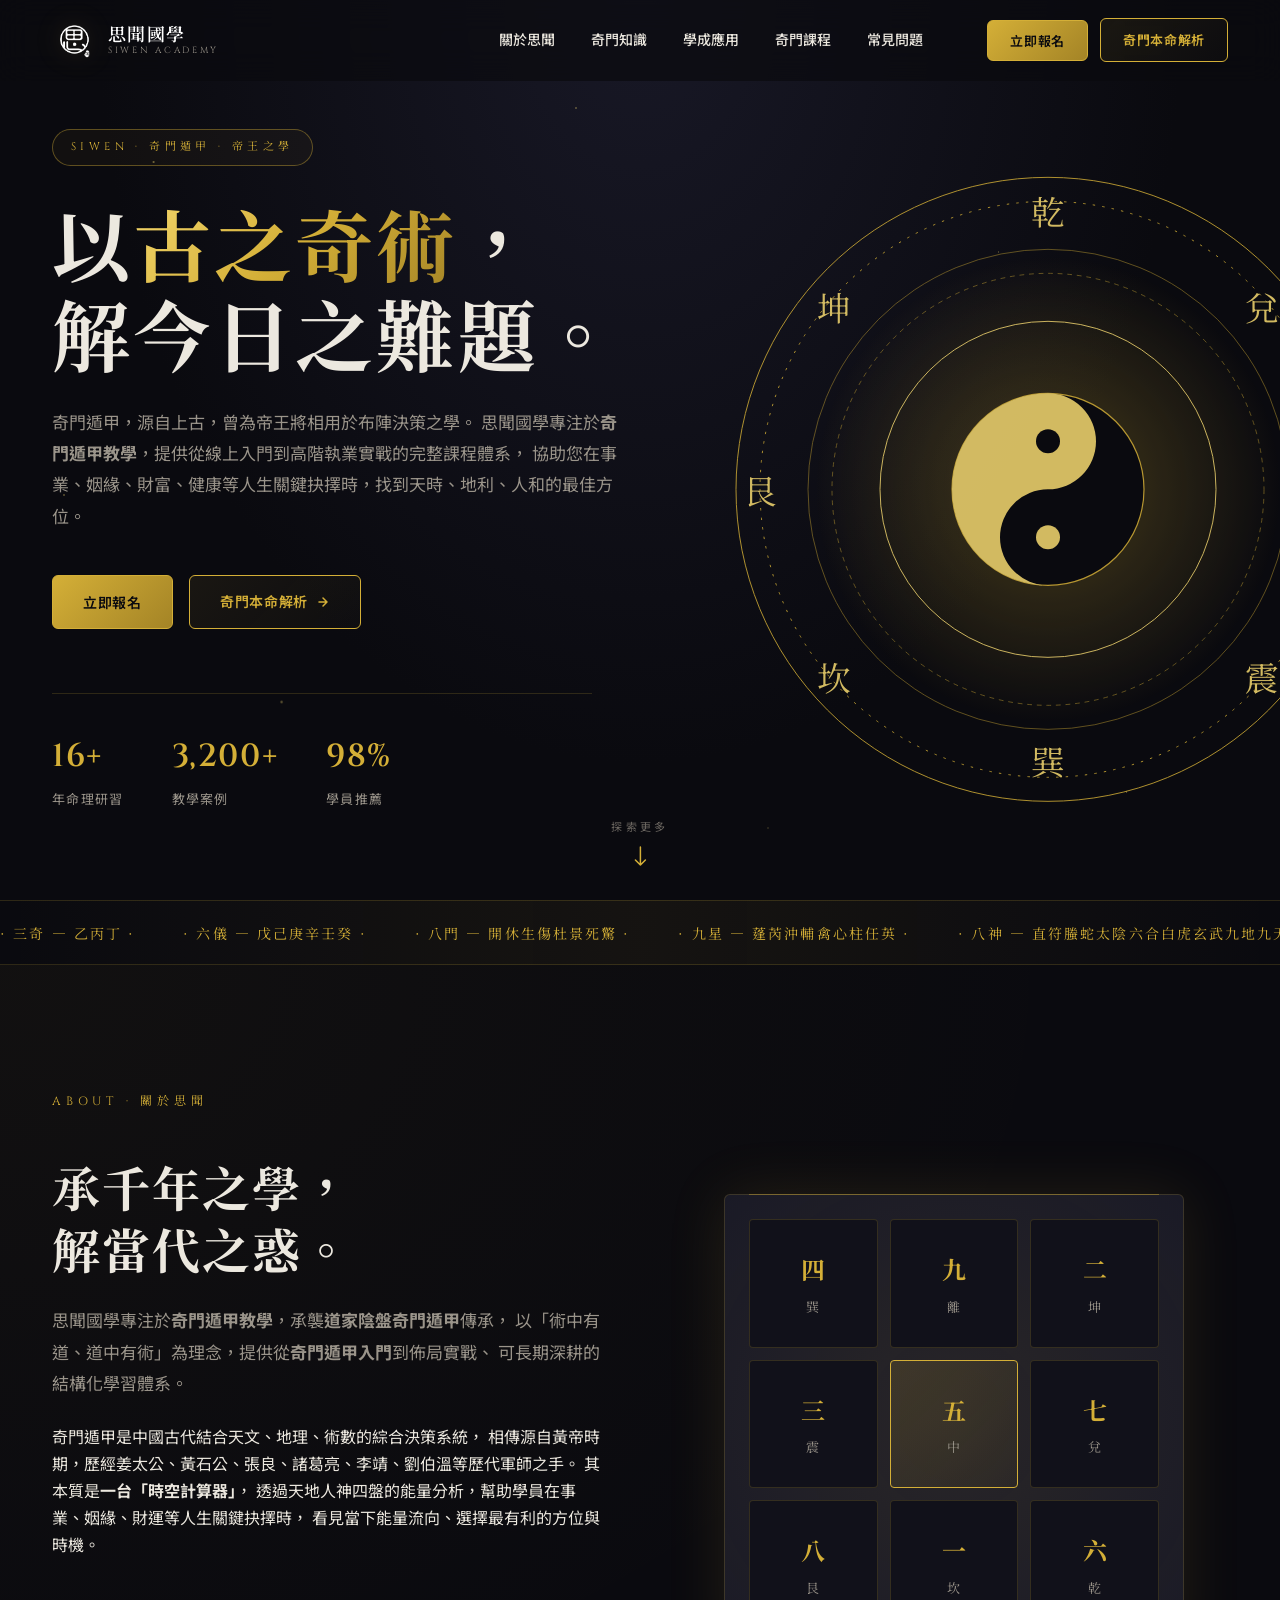
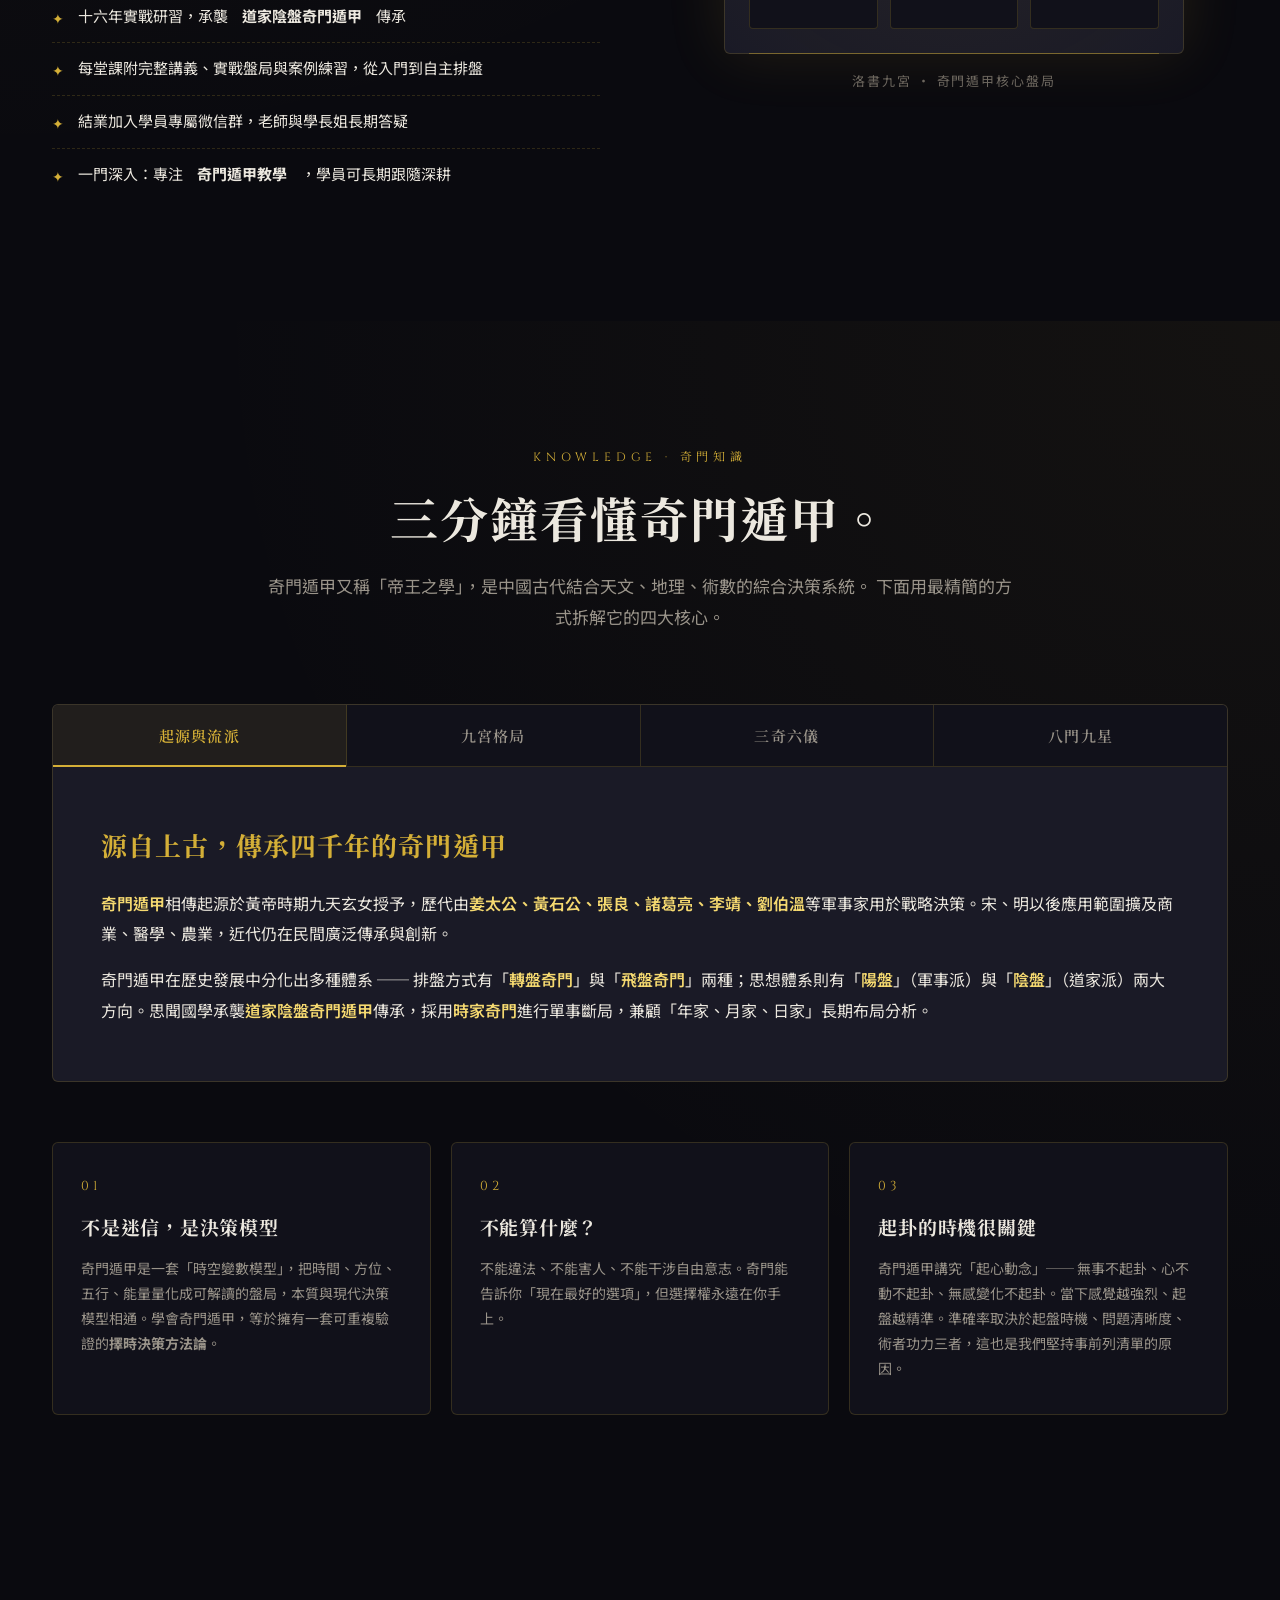
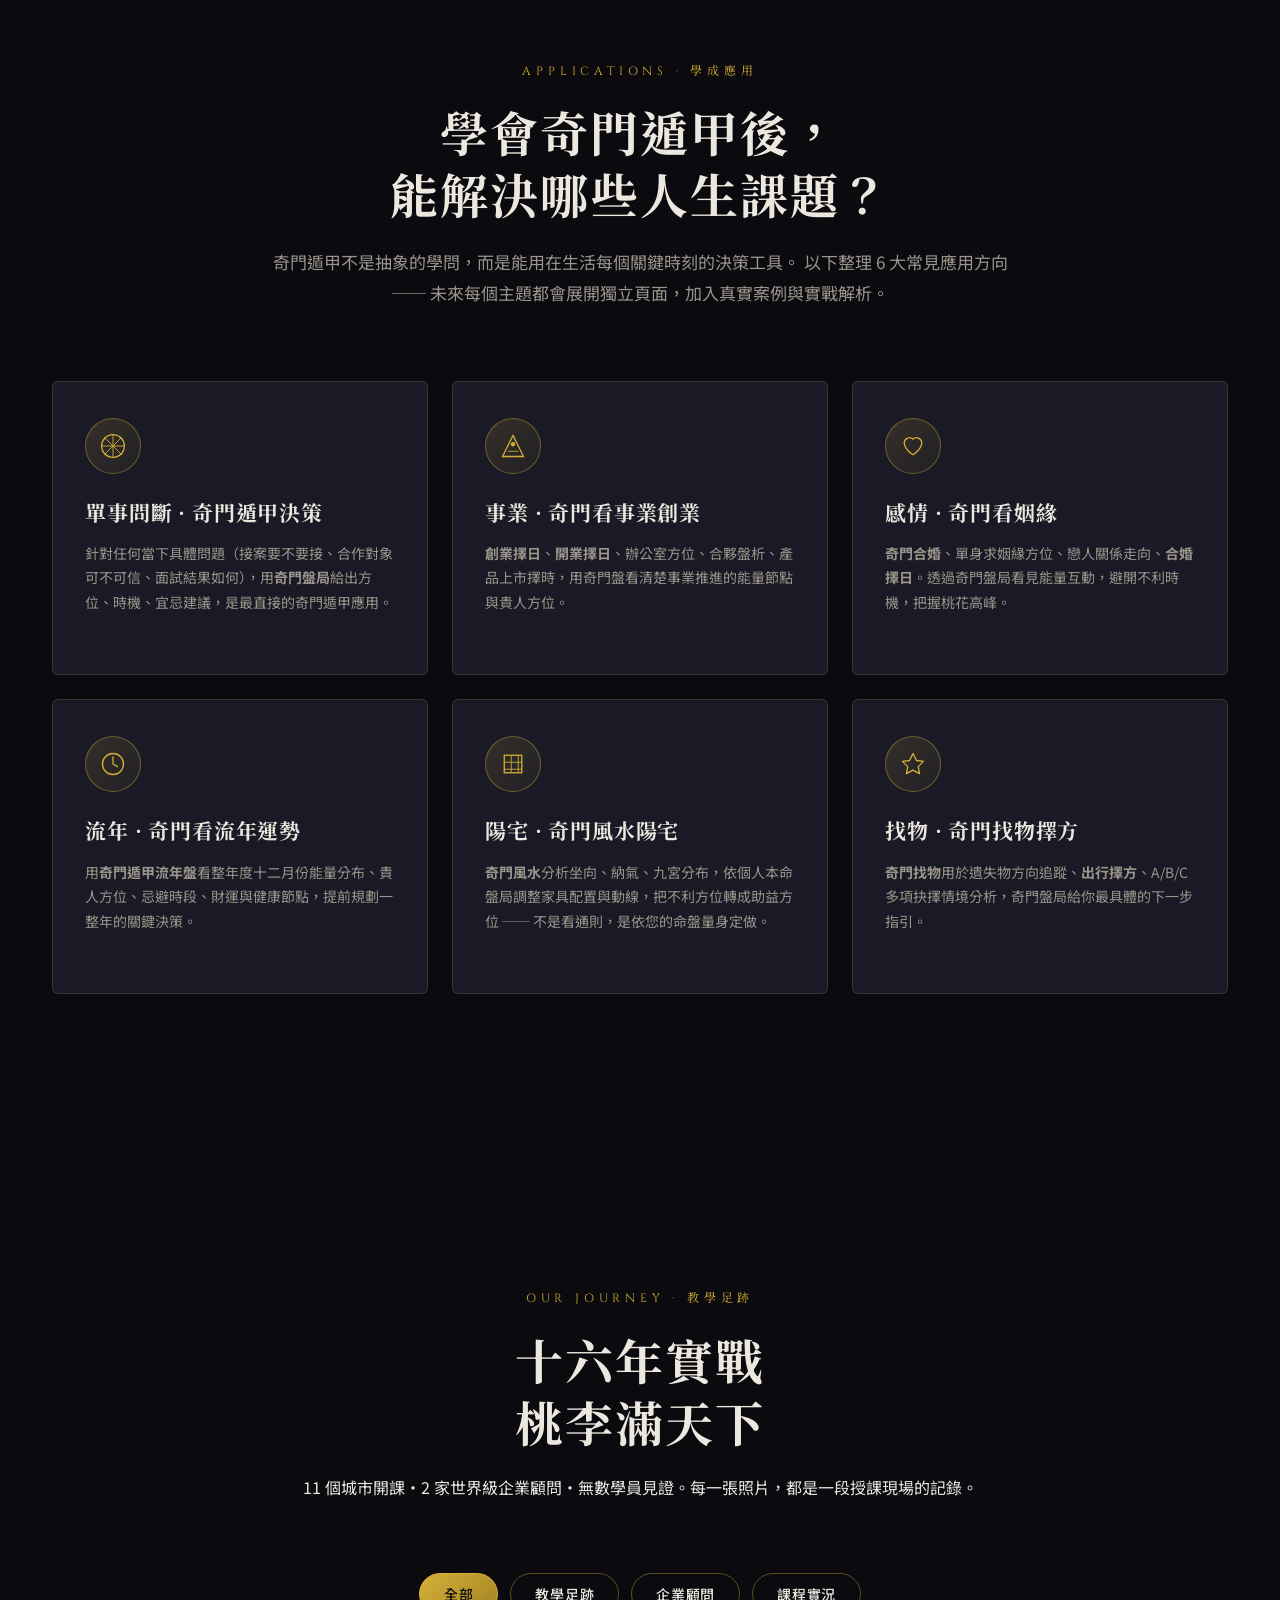
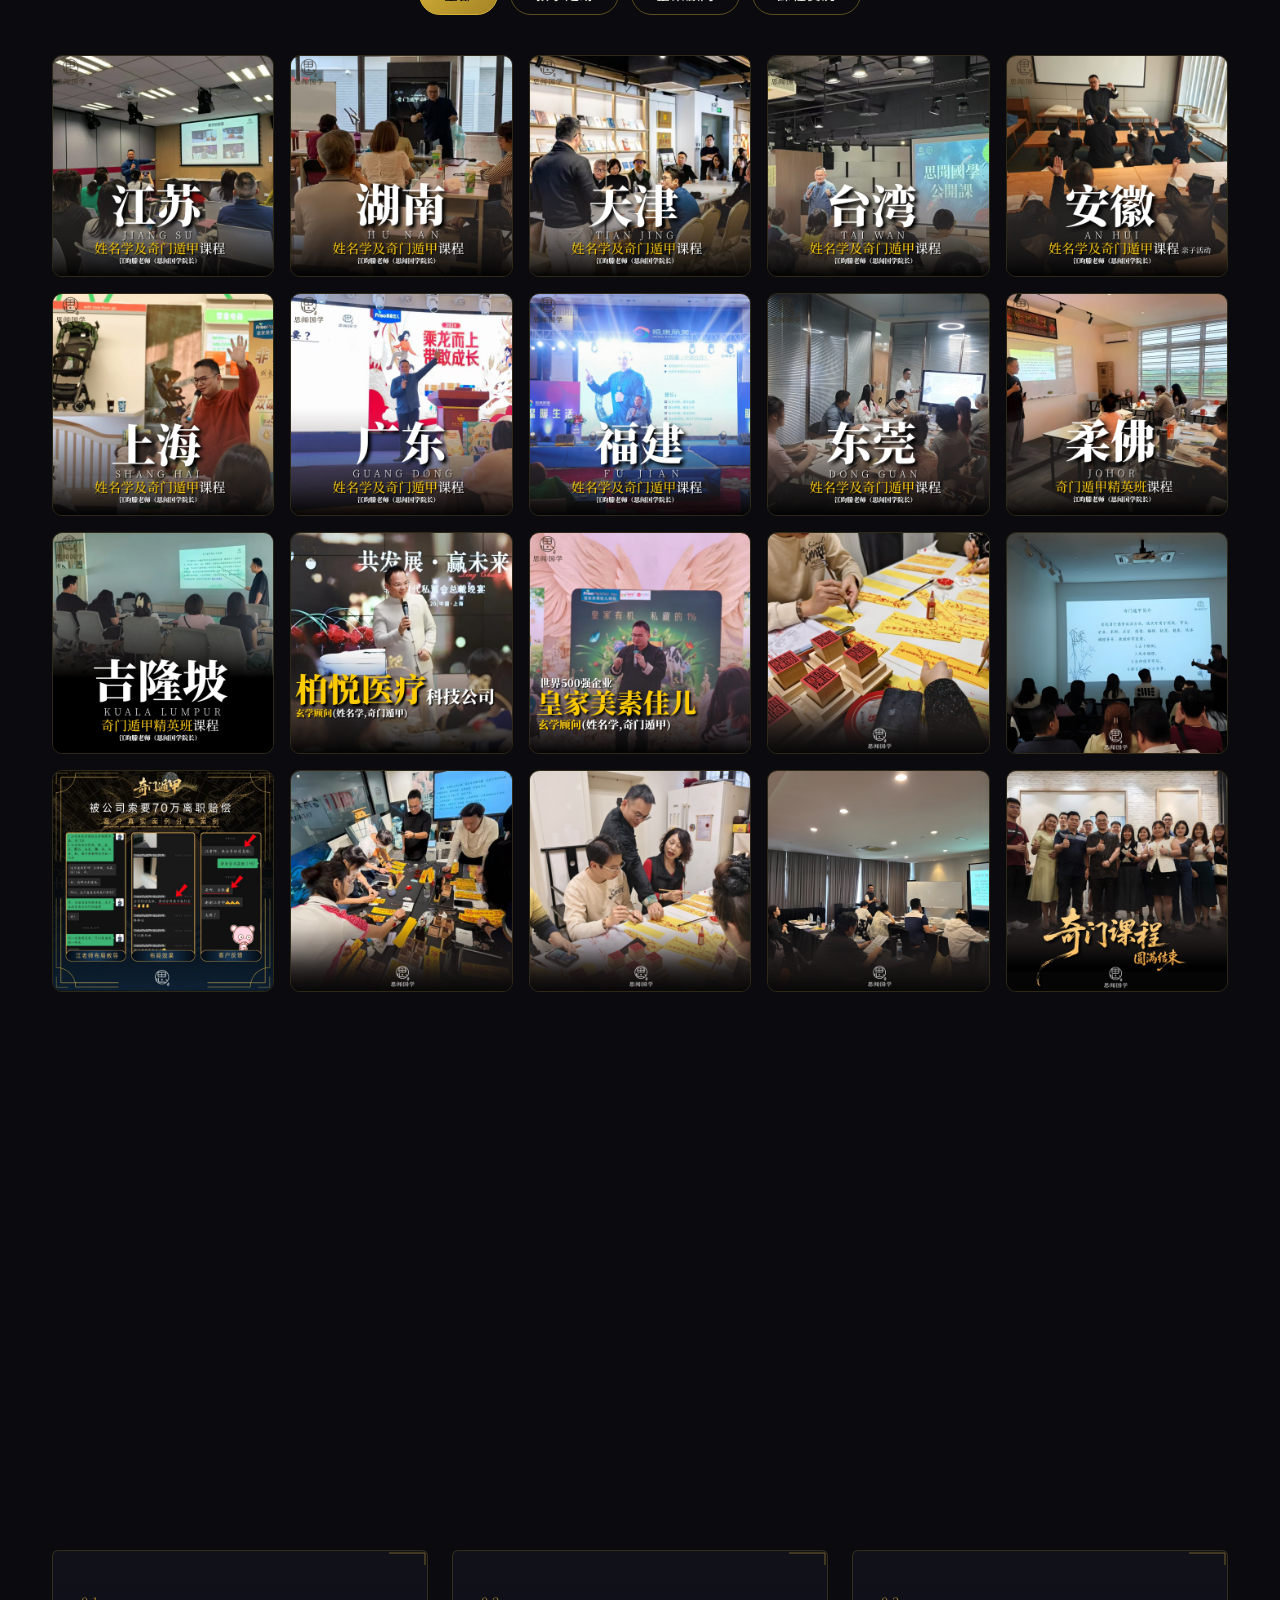
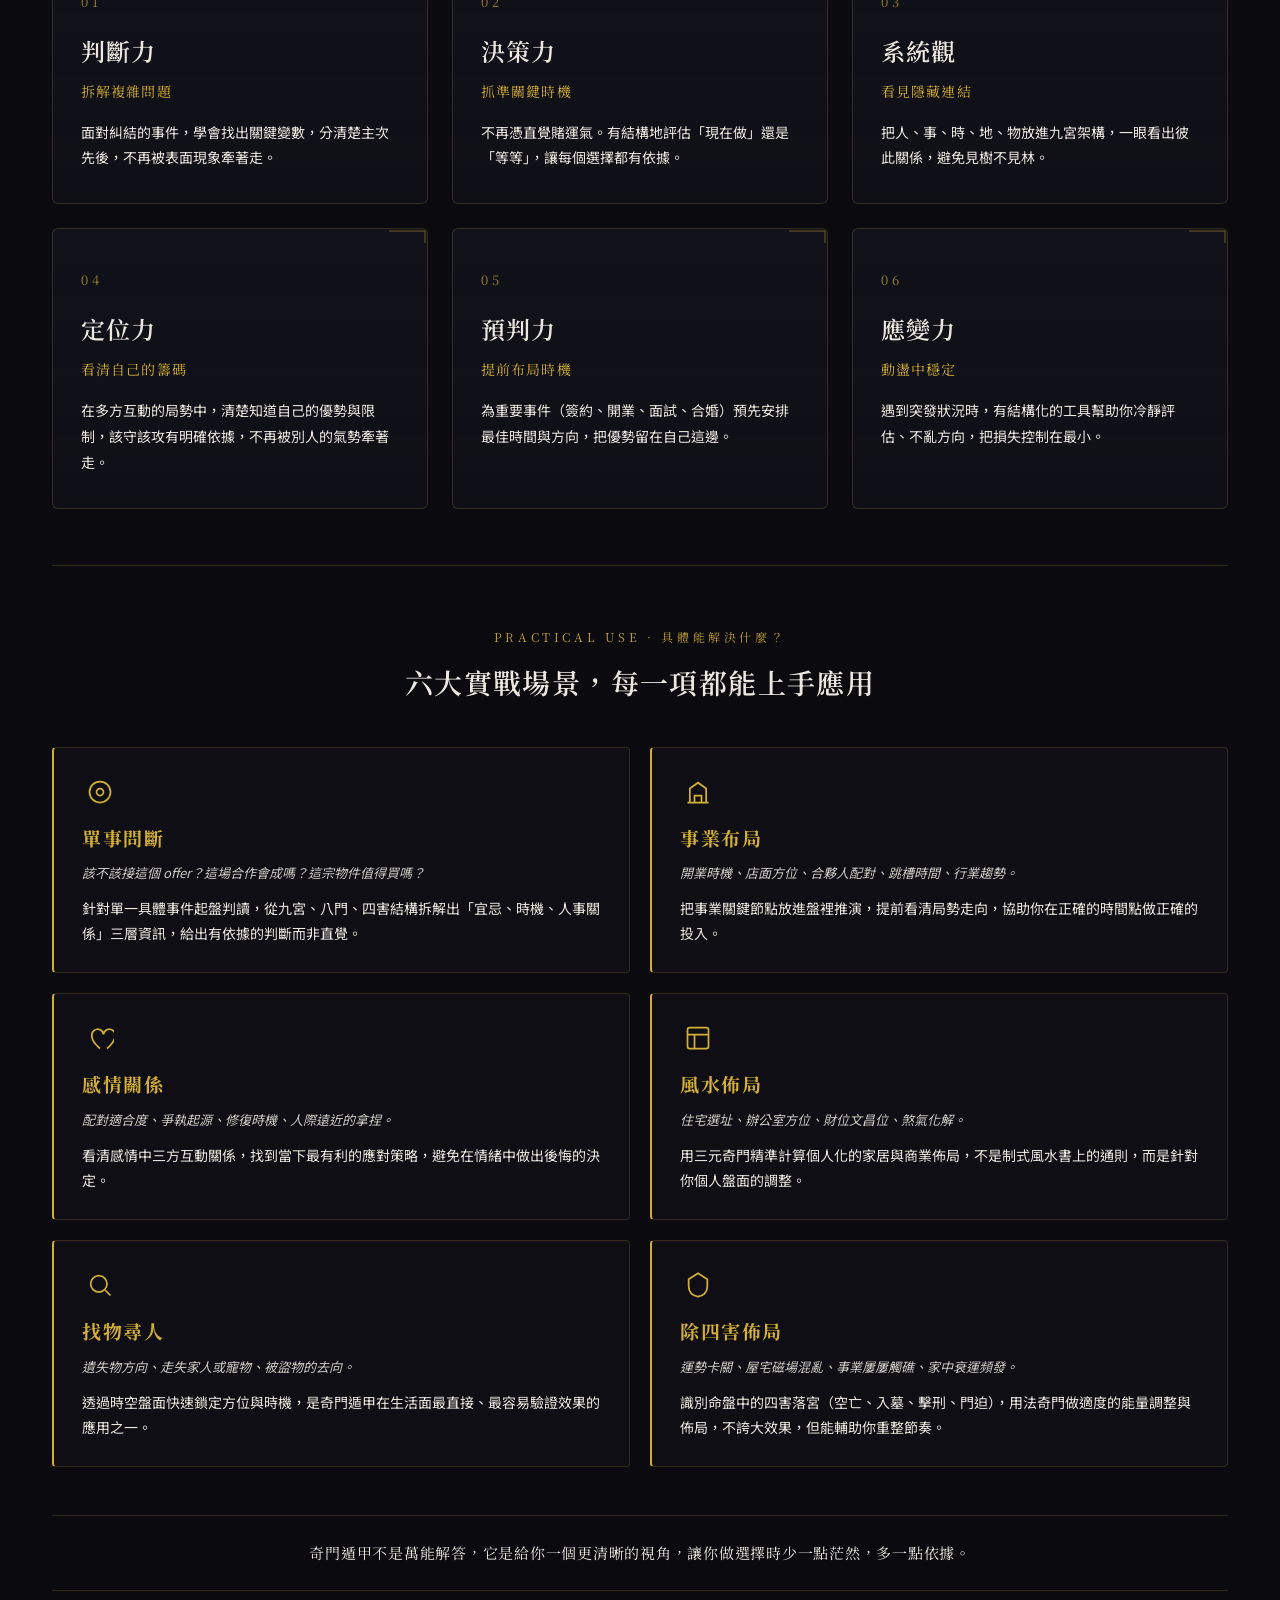
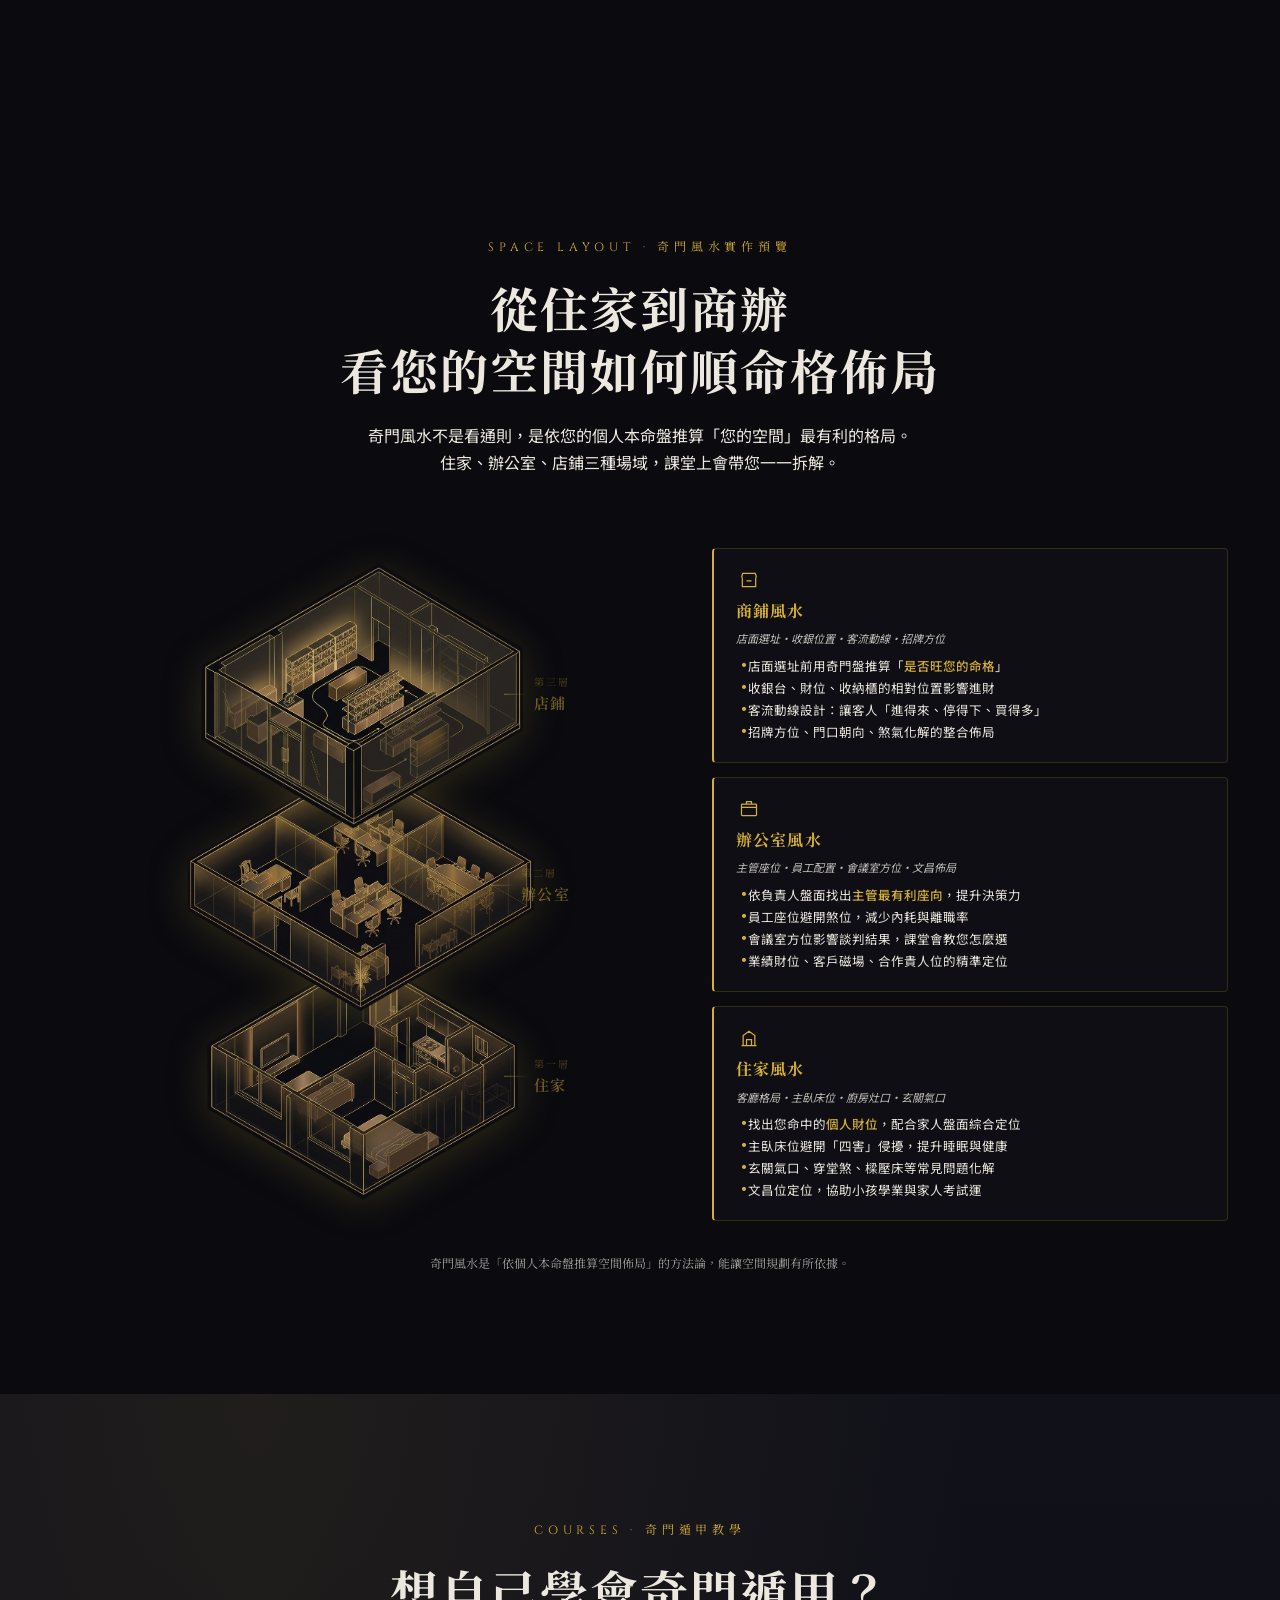
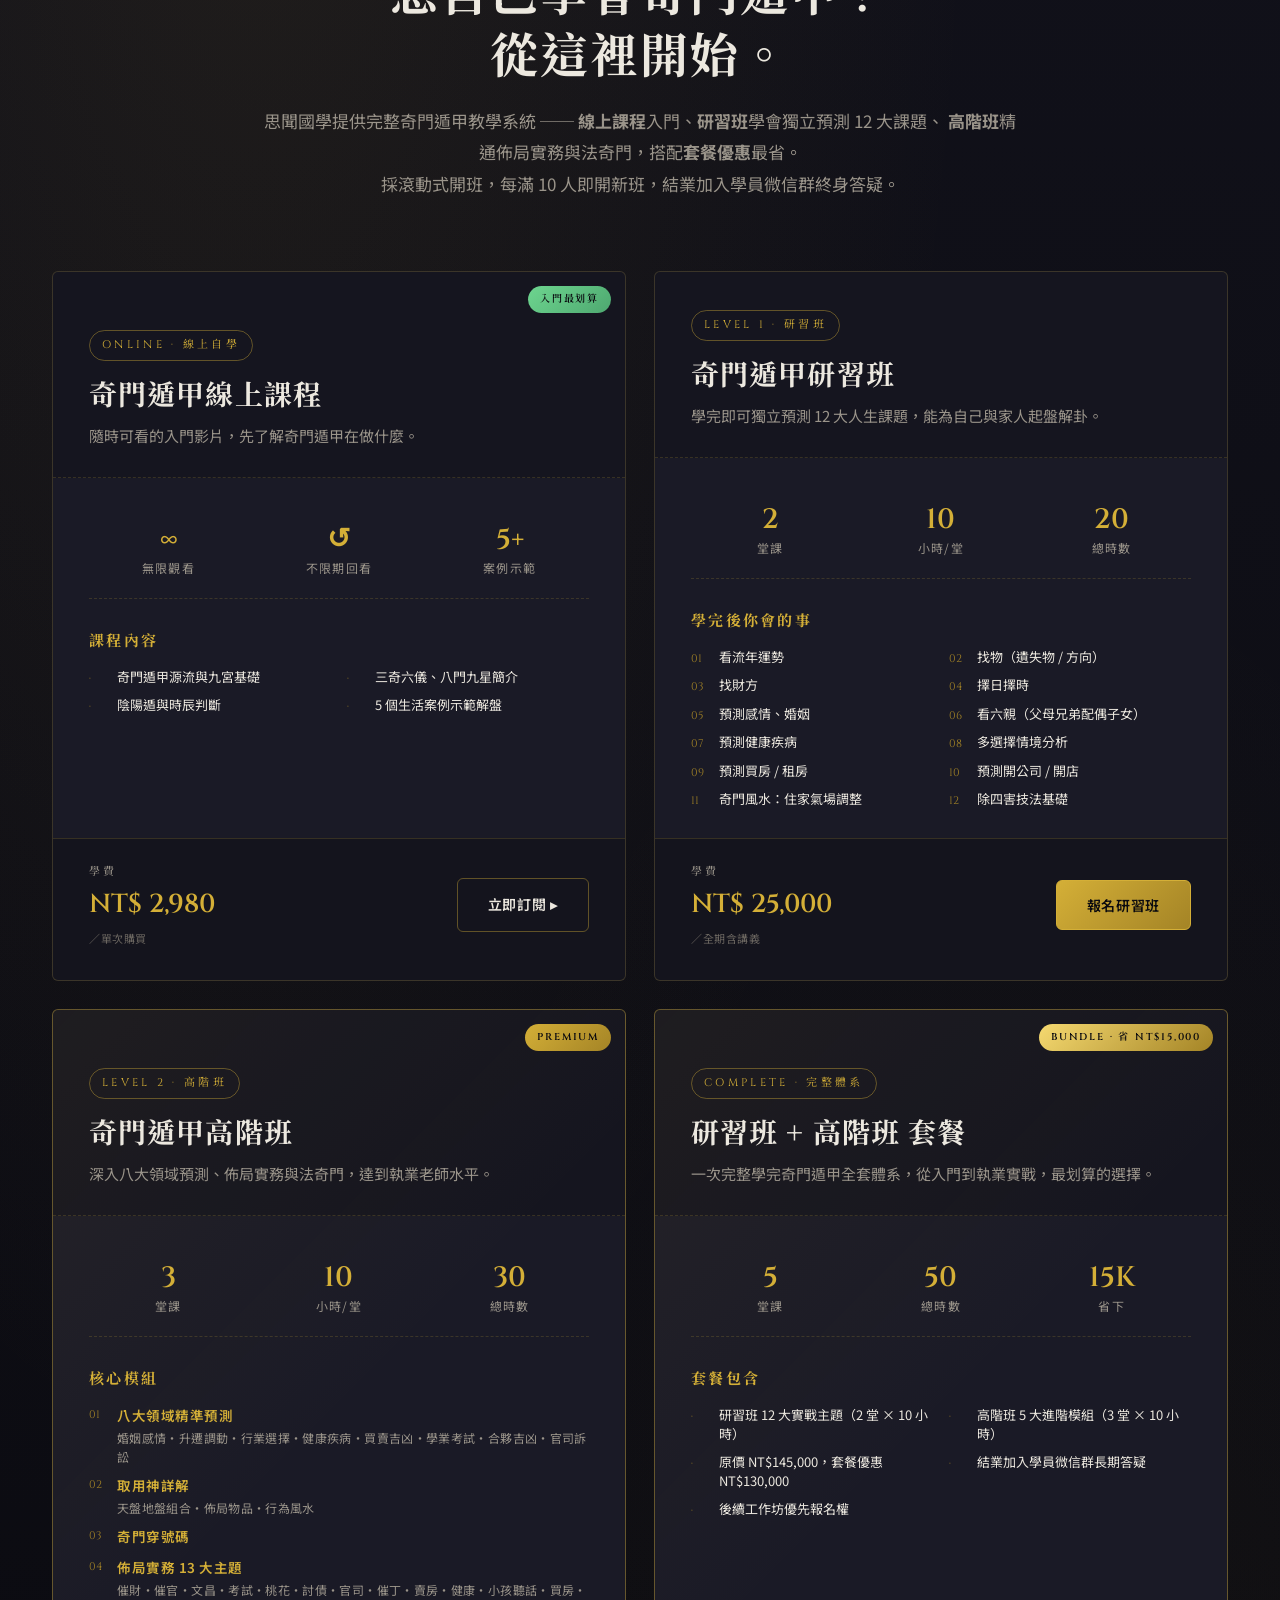
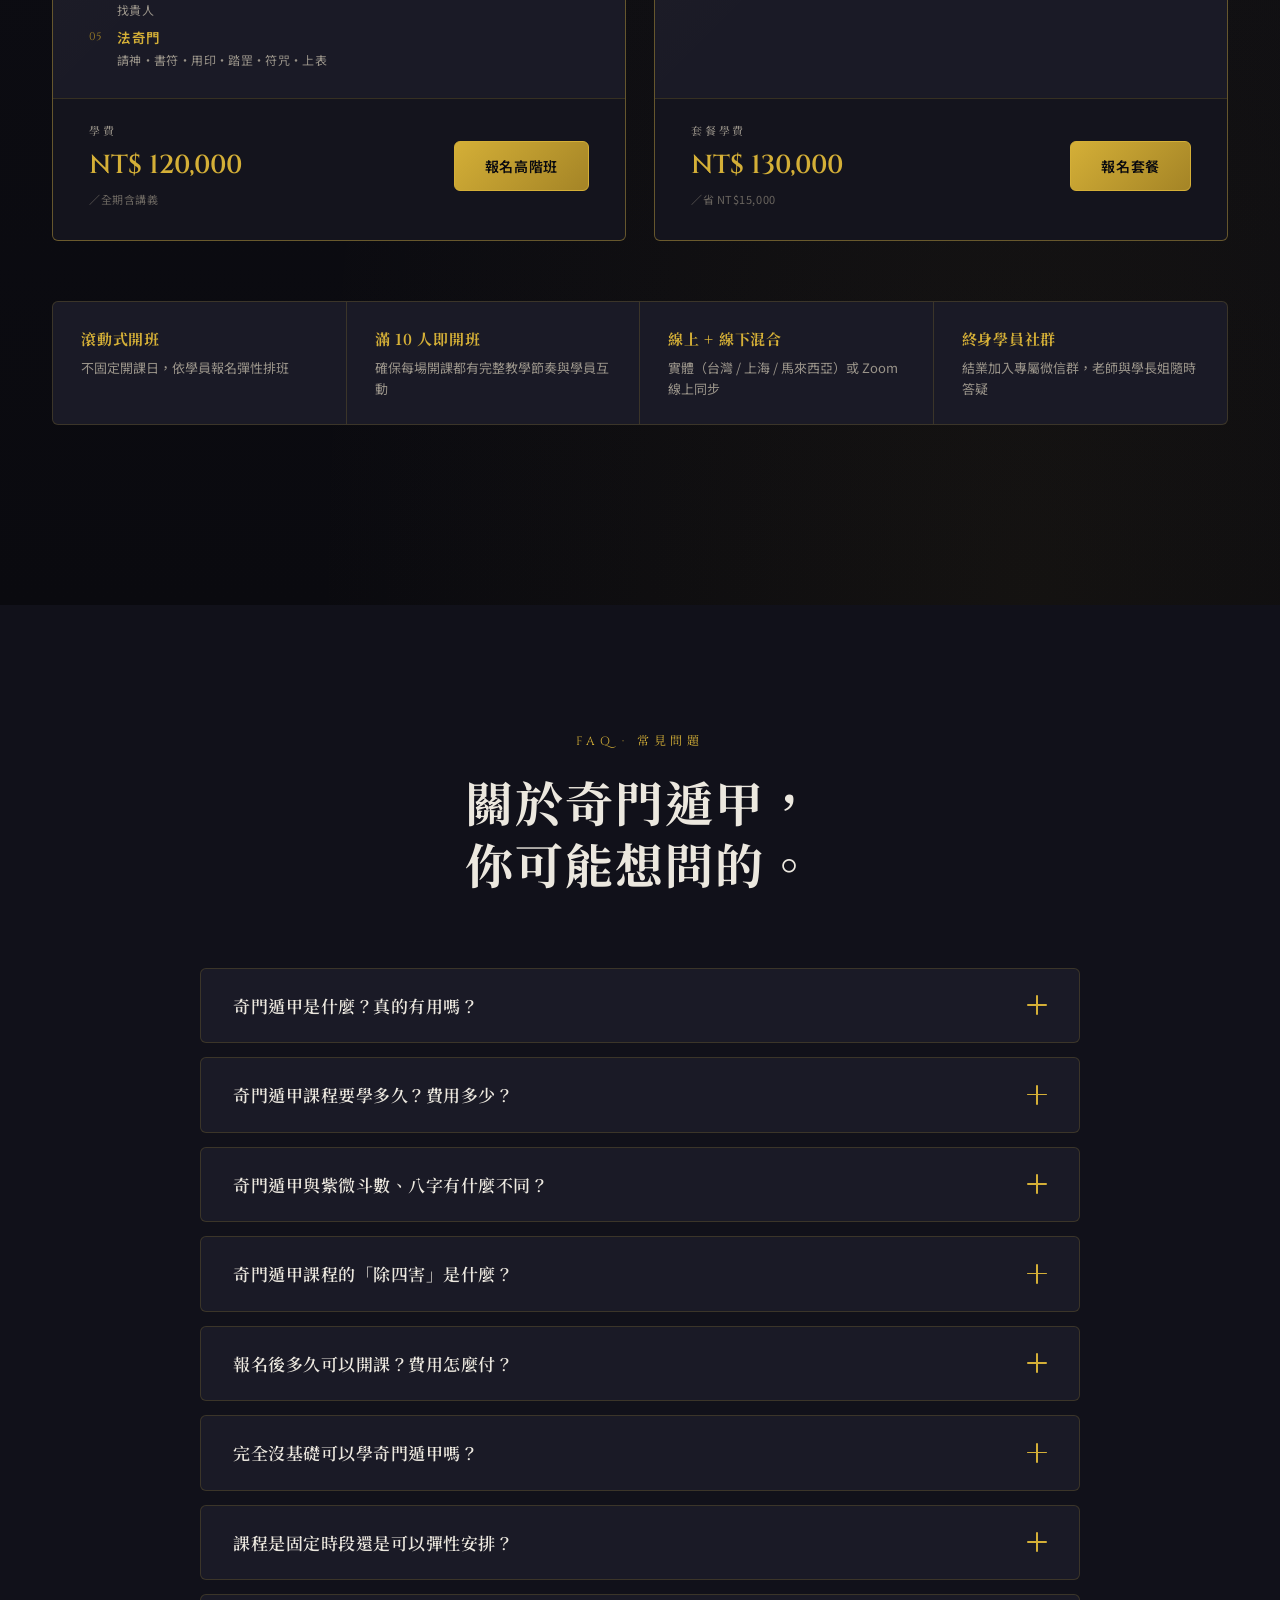
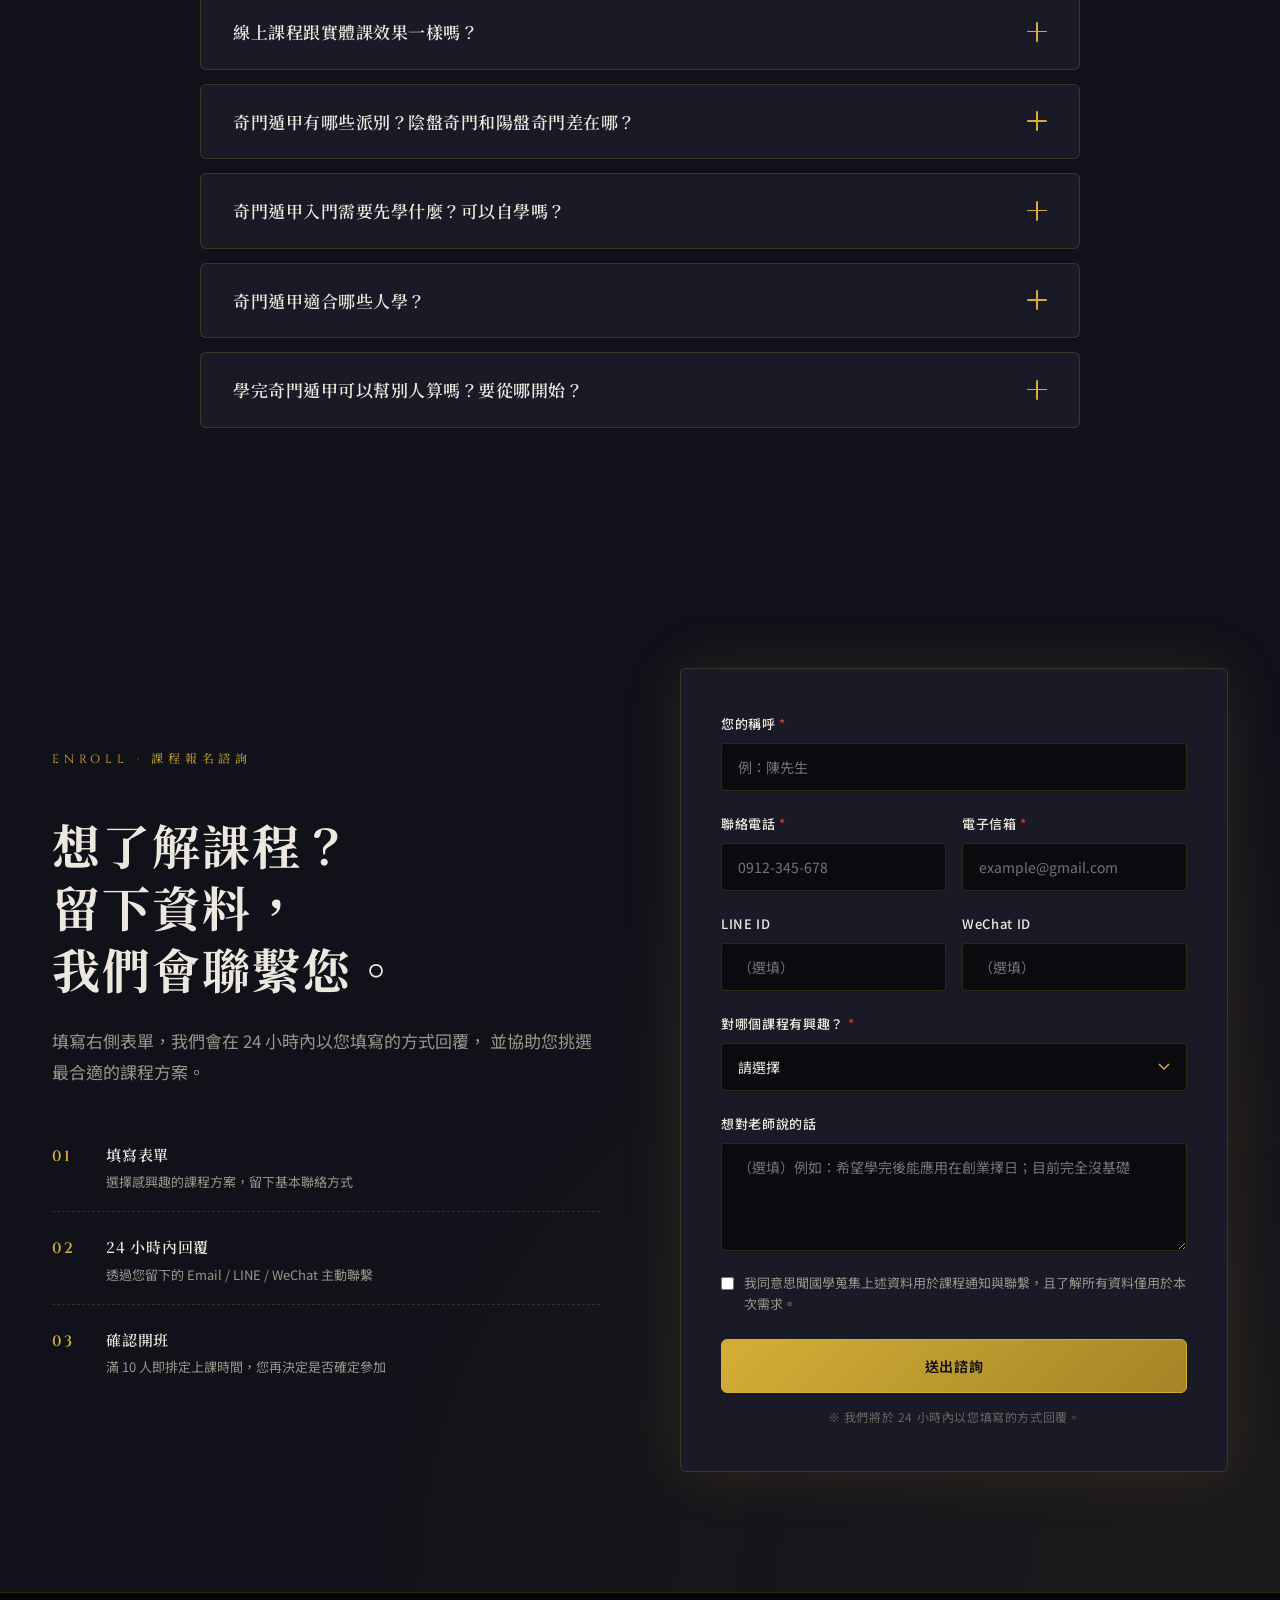
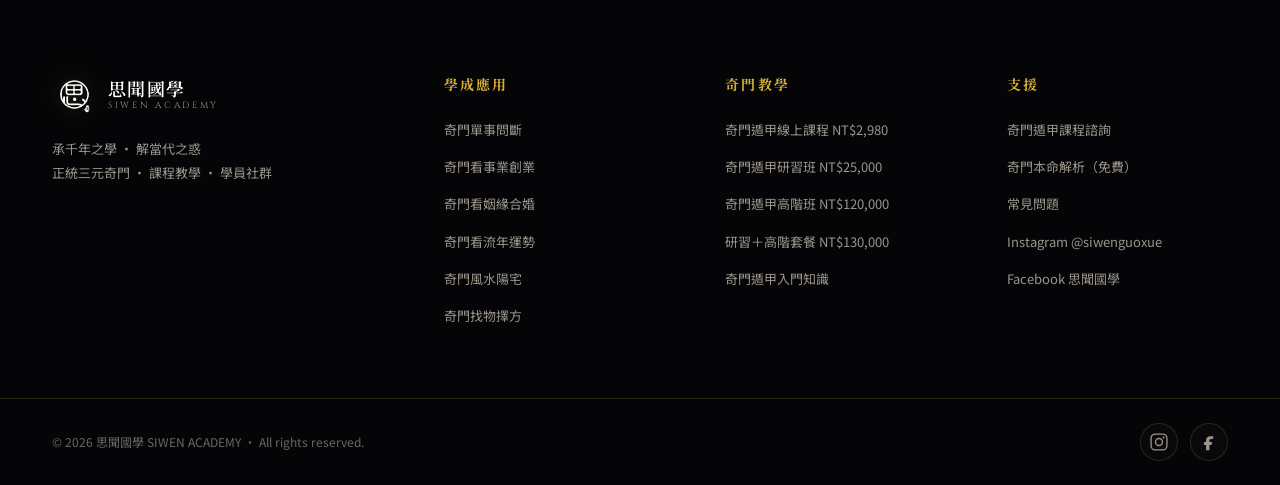
<file: index.html>
<!DOCTYPE html>
<html lang="zh-Hant">
<head>
  <meta charset="UTF-8" />
  <meta name="viewport" content="width=device-width, initial-scale=1.0" />

  <!-- ===== SEO 基礎 ===== -->
  <title>思聞國學 ｜ 奇門遁甲教學・線上課程／實體課｜正統三元奇門</title>
  <meta name="description" content="思聞國學專營奇門遁甲教學，承襲道家陰盤奇門遁甲傳承。提供線上課程 NT$2,980、研習班、高階班至 NT$130,000 套餐共四種方案，十六年實戰經驗。從奇門遁甲入門到精通，學會獨立排盤、奇門看流年、奇門看姻緣、創業擇日、奇門風水陽宅佈局，並可免費使用奇門本命解析工具。" />
  <meta name="keywords" content="奇門本命解析, 奇門遁甲, 奇門遁甲教學, 奇門遁甲課程, 奇門遁甲老師, 學習奇門遁甲, 奇門遁甲入門, 自學奇門遁甲, 奇門遁甲費用, 奇門遁甲推薦, 奇門開盤, 奇門解盤, 奇門遁甲除四害, 奇門看流年, 奇門看姻緣, 奇門看財運, 奇門擇日, 奇門擇時, 奇門找物, 奇門合婚, 奇門風水, 奇門陽宅, 奇門決策, 陰盤奇門, 道家陰盤奇門, 三元奇門, 時家奇門, 轉盤奇門, 陽盤奇門, 創業擇日, 開業擇日, 合婚擇日, 姻緣合盤, 流年運勢, 命理解析, 八卦, 九宮, 國學, 帝王學, 台北奇門遁甲, 上海奇門遁甲, 馬來西亞奇門遁甲, 思聞國學, 思聞奇門" />
  <meta name="author" content="思聞國學 SIWEN ACADEMY" />
  <meta name="robots" content="index,follow,max-snippet:-1,max-image-preview:large,max-video-preview:-1" />
  <meta name="googlebot" content="index,follow" />
  <link rel="canonical" href="https://siwen.site/" />

  <!-- ===== Open Graph ===== -->
  <meta property="og:type" content="website" />
  <meta property="og:locale" content="zh_TW" />
  <meta property="og:site_name" content="思聞國學 SIWEN ACADEMY" />
  <meta property="og:title" content="思聞國學 ｜ 奇門遁甲教學・線上課程／實體課" />
  <meta property="og:description" content="道家陰盤奇門遁甲教學｜十六年實戰｜四種課程方案 NT$2,980 ─ NT$130,000，學會獨立排盤、奇門看流年、奇門擇日、奇門風水陽宅佈局與法奇門。" />
  <meta property="og:url" content="https://siwen.site/" />
  <meta property="og:image" content="https://siwen.site/images/og-cover.jpg" />

  <!-- ===== Twitter Card ===== -->
  <meta name="twitter:card" content="summary_large_image" />
  <meta name="twitter:title" content="思聞國學 ｜ 奇門遁甲教學" />
  <meta name="twitter:description" content="正統三元奇門｜十六年實戰｜線上 / 研習 / 高階 / 套餐 四種課程方案" />
  <meta name="twitter:image" content="https://siwen.site/images/og-cover.jpg" />

  <!-- ===== Favicon ===== -->
  <link rel="icon" type="image/png" href="images/logo.png" />
  <link rel="apple-touch-icon" href="images/logo.png" />

  <!-- ===== Fonts ===== -->
  <link rel="preconnect" href="https://fonts.googleapis.com" />
  <link rel="preconnect" href="https://fonts.gstatic.com" crossorigin />
  <link href="https://fonts.googleapis.com/css2?family=Noto+Serif+TC:wght@400;500;600;700;900&family=Noto+Sans+TC:wght@300;400;500;700&family=Cinzel:wght@400;600&display=swap" rel="stylesheet" />
  <link rel="stylesheet" href="css/style.css" />
  <link rel="stylesheet" href="css/qimen.css" />

  <!-- ===== JSON-LD：Organization / LocalBusiness / EducationalOrganization ===== -->
  <script type="application/ld+json">
  {
    "@context": "https://schema.org",
    "@type": ["LocalBusiness", "EducationalOrganization"],
    "@id": "https://siwen.site/#organization",
    "name": "思聞國學",
    "alternateName": ["SIWEN ACADEMY", "思聞奇門遁甲"],
    "description": "專營奇門遁甲教學，正統三元奇門傳承，提供線上課程、研習班、高階班與完整體系套餐。學員可獨立排盤、預測八大領域，並掌握佈局實務與法奇門。十六年實戰教學經驗，桃李遍及台灣、中國上海、馬來西亞、新加坡。",
    "url": "https://siwen.site/",
    "logo": {
      "@type": "ImageObject",
      "url": "https://siwen.site/images/logo.png",
      "width": 200,
      "height": 200
    },
    "image": "https://siwen.site/images/og-cover.jpg",
    "priceRange": "NT$2,980 - NT$130,000",
    "currenciesAccepted": "TWD, CNY, MYR",
    "paymentAccepted": "Bank Transfer, Credit Card",
    "areaServed": [
      { "@type": "Country", "name": "台灣" },
      { "@type": "City", "name": "上海" },
      { "@type": "Country", "name": "馬來西亞" },
      { "@type": "Country", "name": "新加坡" }
    ],
    "knowsAbout": [
      "奇門遁甲", "三元奇門", "陰盤奇門", "道家陰盤奇門",
      "命理諮詢", "風水佈局", "擇日學", "占卜",
      "本命解析", "流年運勢", "決策諮詢"
    ],
    "hasOfferCatalog": {
      "@type": "OfferCatalog",
      "name": "奇門遁甲課程方案",
      "itemListElement": [
        { "@type": "Offer", "itemOffered": { "@type": "Course", "name": "奇門遁甲線上課程" }, "price": "2980", "priceCurrency": "TWD" },
        { "@type": "Offer", "itemOffered": { "@type": "Course", "name": "奇門遁甲研習班" }, "price": "25000", "priceCurrency": "TWD" },
        { "@type": "Offer", "itemOffered": { "@type": "Course", "name": "奇門遁甲高階班" }, "price": "120000", "priceCurrency": "TWD" },
        { "@type": "Offer", "itemOffered": { "@type": "Course", "name": "奇門遁甲套餐課程" }, "price": "130000", "priceCurrency": "TWD" }
      ]
    },
    "contactPoint": {
      "@type": "ContactPoint",
      "contactType": "customer service",
      "availableLanguage": ["zh-TW", "zh-CN"],
      "url": "https://www.instagram.com/siwenguoxue/"
    },
    "sameAs": [
      "https://www.instagram.com/siwenguoxue/",
      "https://www.facebook.com/profile.php?id=61577993916492"
    ],
    "slogan": "正統三元奇門・線上+線下混合開班・全球華人市場"
  }
  </script>

  <!-- ===== JSON-LD：WebSite (站內搜尋潛在 SearchAction, 利於 SEO) ===== -->
  <script type="application/ld+json">
  {
    "@context": "https://schema.org",
    "@type": "WebSite",
    "@id": "https://siwen.site/#website",
    "url": "https://siwen.site/",
    "name": "思聞國學 SIWEN ACADEMY",
    "description": "正統三元奇門教學・線上+線下混合開班",
    "publisher": { "@id": "https://siwen.site/#organization" },
    "inLanguage": "zh-TW"
  }
  </script>

  <!-- ===== JSON-LD：Course（線上 / 研習 / 高階 / 套餐）===== -->
  <script type="application/ld+json">
  {
    "@context": "https://schema.org",
    "@graph": [
      {
        "@type": "Course",
        "name": "奇門遁甲線上課程",
        "description": "奇門遁甲入門影片課程，介紹源流、九宮基礎、三奇六儀、八門九星與時辰判斷，含 5 個生活案例示範解盤。不限期重複觀看。",
        "provider": { "@type": "Organization", "name": "思聞國學", "sameAs": "https://siwen.site/" },
        "offers": {
          "@type": "Offer",
          "price": "2980",
          "priceCurrency": "TWD",
          "category": "線上課程",
          "availability": "https://schema.org/InStock"
        },
        "hasCourseInstance": {
          "@type": "CourseInstance",
          "courseMode": "Online",
          "inLanguage": "zh-TW"
        }
      },
      {
        "@type": "Course",
        "name": "奇門遁甲研習班",
        "description": "教你看流年運勢、找物、找財方、擇日擇時、預測感情婚姻、看六親、預測健康疾病、多選擇情境分析、買房租房預測、開公司開店預測、奇門風水、除四害基礎。共 2 堂課，每堂 10 小時，總時數 20 小時。",
        "provider": { "@type": "Organization", "name": "思聞國學", "sameAs": "https://siwen.site/" },
        "offers": {
          "@type": "Offer",
          "price": "25000",
          "priceCurrency": "TWD",
          "category": "教學課程",
          "availability": "https://schema.org/InStock"
        },
        "hasCourseInstance": {
          "@type": "CourseInstance",
          "courseMode": "Blended",
          "courseWorkload": "PT20H",
          "inLanguage": "zh-TW"
        }
      },
      {
        "@type": "Course",
        "name": "奇門遁甲高階班",
        "description": "進階課程，包含八大領域精準預測（婚姻感情、升遷調動、行業選擇、健康疾病、買賣吉凶、學業考試、合夥吉凶、官司訴訟）、取用神詳解、奇門穿號碼、佈局實務 13 大主題（催財、催官、文昌、考試、桃花、討債、官司、催丁、賣房、健康、小孩聽話、買房、找貴人）、法奇門（請神、書符、用印、踏罡、符咒、上表）。共 3 堂課，每堂 10 小時，總時數 30 小時。",
        "provider": { "@type": "Organization", "name": "思聞國學", "sameAs": "https://siwen.site/" },
        "offers": {
          "@type": "Offer",
          "price": "120000",
          "priceCurrency": "TWD",
          "category": "教學課程",
          "availability": "https://schema.org/InStock"
        },
        "hasCourseInstance": {
          "@type": "CourseInstance",
          "courseMode": "Blended",
          "courseWorkload": "PT30H",
          "inLanguage": "zh-TW"
        }
      },
      {
        "@type": "Course",
        "name": "奇門遁甲研習班＋高階班套餐",
        "description": "完整奇門遁甲體系套餐，包含研習班 12 大實戰主題與高階班 5 大進階模組，總時數 50 小時。原價 NT$145,000，套餐優惠 NT$130,000。結業加入學員微信群長期答疑。",
        "provider": { "@type": "Organization", "name": "思聞國學", "sameAs": "https://siwen.site/" },
        "offers": {
          "@type": "Offer",
          "price": "130000",
          "priceCurrency": "TWD",
          "category": "教學課程",
          "availability": "https://schema.org/InStock"
        },
        "hasCourseInstance": {
          "@type": "CourseInstance",
          "courseMode": "Blended",
          "courseWorkload": "PT50H",
          "inLanguage": "zh-TW"
        }
      }
    ]
  }
  </script>

  <!-- ===== JSON-LD：FAQPage（AEO 神器）===== -->
  <script type="application/ld+json">
  {
    "@context": "https://schema.org",
    "@type": "FAQPage",
    "mainEntity": [
      {
        "@type": "Question",
        "name": "奇門遁甲是什麼？真的有用嗎？",
        "acceptedAnswer": {
          "@type": "Answer",
          "text": "奇門遁甲是中國古代結合天文、地理、術數的決策系統，相傳源自黃帝時期，歷經姜太公、張良、諸葛亮等歷代軍師發展。其本質是一套「時空變數模型」，將時間、方位、五行能量量化為可解讀的盤局，幫助使用者在關鍵抉擇時找到天時、地利、人和的最佳方位。"
        }
      },
      {
        "@type": "Question",
        "name": "奇門遁甲課程要學多久？費用多少？",
        "acceptedAnswer": {
          "@type": "Answer",
          "text": "思聞國學提供四種課程方案：線上課程 NT$2,980（不限期觀看）、研習班 NT$25,000（共 2 堂、每堂 10 小時、總時數 20 小時，學會 12 大實戰主題）、高階班 NT$120,000（共 3 堂、每堂 10 小時、總時數 30 小時，含八大領域預測、佈局實務、法奇門）、研習＋高階套餐 NT$130,000（省 NT$15,000）。所有課程附完整講義與練習盤。"
        }
      },
      {
        "@type": "Question",
        "name": "奇門遁甲與紫微斗數、八字有什麼不同？",
        "acceptedAnswer": {
          "@type": "Answer",
          "text": "奇門遁甲是綜合度最高的東方術數 ── 既能看命盤、看流年、看格局，也能做事件決策（針對當下具體問題給出方位、時機、宜忌）。紫微斗數與八字則較專注於命盤分析與長期運勢。三者可互補使用：八字看格局、紫微看流年、奇門遁甲則兼顧命盤分析與當下決策，是「學一門可解多種需求」的選擇。"
        }
      },
      {
        "@type": "Question",
        "name": "奇門遁甲課程的「除四害」是什麼？",
        "acceptedAnswer": {
          "@type": "Answer",
          "text": "奇門遁甲的「四害」指盤局中四種主要凶格判斷：「擊刑」（傷害自身）、「門迫」（人事壓迫）、「入墓」（陷入困境）、「空亡」（事與願違）。學會除四害的化解技法，等於掌握了在不利盤局中找出可行方案的能力，是奇門遁甲最重要的核心應用之一。"
        }
      },
      {
        "@type": "Question",
        "name": "報名後多久可以開課？費用怎麼付？",
        "acceptedAnswer": {
          "@type": "Answer",
          "text": "課程採滾動式開班，依老師排定的時段為主。報名後我們會聯繫您並通知最近一期的開班時間，您再確認是否方便參加。學費一次付清，付款後不另行退費；但已付費學員享有「無限次免費重修」權利，同階段下一期課程可隨時免費再上一次。如遇不可抗力因素無法上課，可協調延期至下一期參加。"
        }
      },
      {
        "@type": "Question",
        "name": "完全沒基礎可以學奇門遁甲嗎？",
        "acceptedAnswer": {
          "@type": "Answer",
          "text": "可以。研習班從九宮、八卦、十干十二支基礎講起，不需先學過任何命理。我們會用大量現代案例與圖解，把為什麼這樣排都講透，目標是讓學員上完研習班即可獨立起盤、解單事斷局。"
        }
      },
      {
        "@type": "Question",
        "name": "課程是固定時段還是可以彈性安排？",
        "acceptedAnswer": {
          "@type": "Answer",
          "text": "課程開班時間以老師排定的時段為主，採「滾動式開班」，沒有固定開課日。請填寫課程報名表留下聯絡方式，當老師確定下一期開班時段後，我們會主動以 LINE 或 Email 通知您，您再確認是否方便參加。結業後加入學員微信群，可長期向老師與學長姐發問。"
        }
      },
      {
        "@type": "Question",
        "name": "奇門遁甲有哪些派別？陰盤奇門和陽盤奇門差在哪？",
        "acceptedAnswer": {
          "@type": "Answer",
          "text": "奇門遁甲在歷史上發展出多種體系，主要有「陽盤奇門」（軍事決策派）與「陰盤奇門」（道家修行派）兩大方向。排盤方式上又有「轉盤」（地支轉動）與「飛盤」（飛宮式）兩種。思聞國學承襲道家陰盤奇門遁甲體系。"
        }
      },
      {
        "@type": "Question",
        "name": "奇門遁甲入門需要先學什麼？可以自學奇門遁甲嗎？",
        "acceptedAnswer": {
          "@type": "Answer",
          "text": "奇門遁甲入門建議先有：(1) 十天干、十二地支背熟、(2) 九宮、八卦方位對應、(3) 五行生剋邏輯。研習班從這些基礎講起，不需先學過任何命理。自學奇門遁甲非不可行，但教科書版本繁雜（陰盤、陽盤、轉盤、飛盤體系不同），新手易混淆，建議跟隨單一師承學完整系統再延伸研究。"
        }
      },
      {
        "@type": "Question",
        "name": "奇門遁甲適合哪些人學？",
        "acceptedAnswer": {
          "@type": "Answer",
          "text": "學習奇門遁甲特別適合：(1) 創業者 / 中小企業主，用於開業擇日、合夥盤析；(2) 業務 / 銷售工作者，用於談判時機、貴人方位；(3) 命理愛好者，深化決策能力；(4) 對自己人生有掌控欲的人，想規劃流年、姻緣、置產時機。奇門遁甲是「決策工具」不是宿命論。"
        }
      },
      {
        "@type": "Question",
        "name": "學完奇門遁甲可以幫別人算嗎？",
        "acceptedAnswer": {
          "@type": "Answer",
          "text": "研習班結業後，學員已能獨立排盤並進行 12 大實戰主題的單事斷局（流年、姻緣、財運、健康、買房、開店等）。許多學員從家人朋友練起累積案例。希望進一步掌握奇門佈局實務（催財、催官、文昌、桃花等 13 大主題）與法奇門（請神、書符、踏罡、符咒），可進階上高階班。"
        }
      }
    ]
  }
  </script>

  <!-- ===== Google Analytics 4 ===== -->
  <!-- 思聞國學官網 GA4 串流 (建立日期: 2026-05-08) -->
  <script async src="https://www.googletagmanager.com/gtag/js?id=G-F9ESZK7C38"></script>
  <script>
    window.dataLayer = window.dataLayer || [];
    function gtag(){dataLayer.push(arguments);}
    gtag('js', new Date());
    gtag('config', 'G-F9ESZK7C38', {
      page_title: document.title,
      page_path: window.location.pathname
    });
  </script>

</head>
<body>
  <!-- ============ NAVBAR ============ -->
  <header class="navbar" id="navbar">
    <div class="nav-inner">
      <a href="#top" class="logo" aria-label="思聞國學首頁">
        <img class="logo-mark" src="images/logo.png" alt="思聞國學 SIWEN ACADEMY logo" width="44" height="44" />
        <span class="logo-text">
          <span class="logo-zh">思聞國學</span>
          <span class="logo-en">SIWEN ACADEMY</span>
        </span>
      </a>
      <nav class="nav-links" aria-label="主選單">
        <a href="#about">關於思聞</a>
        <a href="#knowledge">奇門知識</a>
        <a href="#applications">學成應用</a>
        <a href="#courses">奇門課程</a>
        <a href="#faq">常見問題</a>
        <div class="nav-mobile-cta" aria-hidden="true">
          <button type="button" class="btn btn-primary btn-block cta-enroll-btn">立即報名</button>
          <a href="birthchart/" class="btn btn-mystic btn-block">奇門本命解析</a>
        </div>
      </nav>
      <div class="nav-cta-group">
        <button type="button" class="btn btn-primary nav-cta cta-enroll-btn" id="ctaEnrollBtn">立即報名</button>
        <a href="birthchart/" class="btn btn-mystic nav-cta-secondary">奇門本命解析</a>
      </div>
      <button class="nav-toggle" aria-label="開啟選單" aria-expanded="false">
        <span></span><span></span><span></span>
      </button>
    </div>
  </header>

  <!-- ============ HERO ============ -->
  <section class="hero" id="top">
    <div class="hero-bg">
      <div class="bagua-orbit" aria-hidden="true">
        <svg viewBox="0 0 600 600" class="bagua-svg">
          <defs>
            <radialGradient id="g1" cx="50%" cy="50%" r="50%">
              <stop offset="0%" stop-color="#d4af37" stop-opacity="0.35"/>
              <stop offset="70%" stop-color="#d4af37" stop-opacity="0"/>
            </radialGradient>
          </defs>
          <circle cx="300" cy="300" r="280" fill="url(#g1)"/>
          <g class="ring ring-outer" stroke="#d4af37" stroke-width="0.8" fill="none">
            <circle cx="300" cy="300" r="260"/>
            <circle cx="300" cy="300" r="240" stroke-dasharray="2 6"/>
          </g>
          <g class="ring ring-mid" stroke="#d4af37" stroke-width="0.6" fill="none" opacity="0.7">
            <circle cx="300" cy="300" r="200"/>
            <circle cx="300" cy="300" r="180" stroke-dasharray="4 4"/>
          </g>
          <g class="ring ring-inner" stroke="#f5d970" stroke-width="0.8" fill="none">
            <circle cx="300" cy="300" r="140"/>
          </g>
          <g class="trigrams" font-family="Noto Serif TC, serif" font-size="28" fill="#f5d970" text-anchor="middle">
            <text x="300" y="80">乾</text>
            <text x="478" y="160">兌</text>
            <text x="540" y="312">離</text>
            <text x="478" y="468">震</text>
            <text x="300" y="538">巽</text>
            <text x="122" y="468">坎</text>
            <text x="60" y="312">艮</text>
            <text x="122" y="160">坤</text>
          </g>
          <g class="taiji" transform="translate(300 300)">
            <circle r="80" fill="#0a0a0f" stroke="#d4af37" stroke-width="1"/>
            <path d="M0,-80 a40,40 0 0,1 0,80 a40,40 0 0,0 0,80 a80,80 0 0,1 0,-160" fill="#f5d970"/>
            <circle cx="0" cy="-40" r="10" fill="#0a0a0f"/>
            <circle cx="0" cy="40" r="10" fill="#f5d970"/>
          </g>
        </svg>
      </div>
      <div class="stars" aria-hidden="true"></div>
    </div>

    <div class="hero-inner">
      <div class="hero-text">
        <span class="eyebrow">SIWEN · 奇門遁甲 · 帝王之學</span>
        <h1 class="hero-title">
          以<span class="accent">古之奇術</span>，<br/>
          解今日之難題。
        </h1>
        <p class="hero-sub">
          奇門遁甲，源自上古，曾為帝王將相用於布陣決策之學。
          思聞國學專注於<strong>奇門遁甲教學</strong>，提供從線上入門到高階執業實戰的完整課程體系，
          協助您在事業、姻緣、財富、健康等人生關鍵抉擇時，找到天時、地利、人和的最佳方位。
        </p>
        <div class="hero-cta">
          <button type="button" class="btn btn-primary cta-enroll-btn">立即報名</button>
          <a href="birthchart/" class="btn btn-mystic">
            奇門本命解析
            <svg width="14" height="14" viewBox="0 0 14 14" aria-hidden="true"><path d="M3 7h8m0 0L7 3m4 4L7 11" stroke="currentColor" stroke-width="1.5" fill="none" stroke-linecap="round"/></svg>
          </a>
        </div>
        <div class="hero-stats">
          <div><strong>16+</strong><span>年命理研習</span></div>
          <div><strong>3,200+</strong><span>教學案例</span></div>
          <div><strong>98%</strong><span>學員推薦</span></div>
        </div>
      </div>
    </div>

    <a href="#about" class="scroll-down" aria-label="向下捲動">
      <span>探索更多</span>
      <svg width="14" height="22" viewBox="0 0 14 22"><path d="M7 1v18m0 0l-5-5m5 5l5-5" stroke="currentColor" stroke-width="1.5" fill="none" stroke-linecap="round"/></svg>
    </a>
  </section>

  <!-- ============ TICKER ============ -->
  <div class="ticker" aria-hidden="true">
    <div class="ticker-track">
      <span>· 三奇 — 乙丙丁 ·</span>
      <span>· 六儀 — 戊己庚辛壬癸 ·</span>
      <span>· 八門 — 開休生傷杜景死驚 ·</span>
      <span>· 九星 — 蓬芮沖輔禽心柱任英 ·</span>
      <span>· 八神 — 直符螣蛇太陰六合白虎玄武九地九天 ·</span>
      <span>· 三奇 — 乙丙丁 ·</span>
      <span>· 六儀 — 戊己庚辛壬癸 ·</span>
      <span>· 八門 — 開休生傷杜景死驚 ·</span>
      <span>· 九星 — 蓬芮沖輔禽心柱任英 ·</span>
      <span>· 八神 — 直符螣蛇太陰六合白虎玄武九地九天 ·</span>
    </div>
  </div>

  <!-- ============ ABOUT ============ -->
  <section class="section about" id="about">
    <div class="container two-col">
      <div class="col-text reveal">
        <span class="section-label">ABOUT · 關於思聞</span>
        <h2 class="section-title">承千年之學，<br/>解當代之惑。</h2>
        <p class="lead">
          思聞國學專注於<strong>奇門遁甲教學</strong>，承襲<strong>道家陰盤奇門遁甲</strong>傳承，
          以「術中有道、道中有術」為理念，提供從<strong>奇門遁甲入門</strong>到佈局實戰、
          可長期深耕的結構化學習體系。
        </p>
        <p>
          奇門遁甲是中國古代結合天文、地理、術數的綜合決策系統，
          相傳源自黃帝時期，歷經姜太公、黃石公、張良、諸葛亮、李靖、劉伯溫等歷代軍師之手。
          其本質是<strong>一台「時空計算器」</strong>，
          透過天地人神四盤的能量分析，幫助學員在事業、姻緣、財運等人生關鍵抉擇時，
          看見當下能量流向、選擇最有利的方位與時機。
        </p>
        <ul class="check-list">
          <li><span class="check">✦</span>十六年實戰研習，承襲<strong>道家陰盤奇門遁甲</strong>傳承</li>
          <li><span class="check">✦</span>每堂課附完整講義、實戰盤局與案例練習，從入門到自主排盤</li>
          <li><span class="check">✦</span>結業加入學員專屬微信群，老師與學長姐長期答疑</li>
          <li><span class="check">✦</span>一門深入：專注<strong>奇門遁甲教學</strong>，學員可長期跟隨深耕</li>
        </ul>
      </div>
      <div class="col-visual reveal">
        <div class="grid-9">
          <div class="cell"><span class="num">四</span><span class="lbl">巽</span></div>
          <div class="cell"><span class="num">九</span><span class="lbl">離</span></div>
          <div class="cell"><span class="num">二</span><span class="lbl">坤</span></div>
          <div class="cell"><span class="num">三</span><span class="lbl">震</span></div>
          <div class="cell center"><span class="num">五</span><span class="lbl">中</span></div>
          <div class="cell"><span class="num">七</span><span class="lbl">兌</span></div>
          <div class="cell"><span class="num">八</span><span class="lbl">艮</span></div>
          <div class="cell"><span class="num">一</span><span class="lbl">坎</span></div>
          <div class="cell"><span class="num">六</span><span class="lbl">乾</span></div>
        </div>
        <p class="caption">洛書九宮 · 奇門遁甲核心盤局</p>
      </div>
    </div>
  </section>


  <!-- ============ KNOWLEDGE ============ -->
  <section class="section knowledge" id="knowledge">
    <div class="container">
      <div class="section-head reveal">
        <span class="section-label">KNOWLEDGE · 奇門知識</span>
        <h2 class="section-title">三分鐘看懂奇門遁甲。</h2>
        <p class="lead center">
          奇門遁甲又稱「帝王之學」，是中國古代結合天文、地理、術數的綜合決策系統。
          下面用最精簡的方式拆解它的四大核心。
        </p>
      </div>

      <div class="knowledge-tabs reveal">
        <div class="tab-buttons" role="tablist">
          <button class="tab-btn active" data-tab="t1" role="tab">起源與流派</button>
          <button class="tab-btn" data-tab="t2" role="tab">九宮格局</button>
          <button class="tab-btn" data-tab="t3" role="tab">三奇六儀</button>
          <button class="tab-btn" data-tab="t4" role="tab">八門九星</button>
        </div>
        <div class="tab-panels">
          <div class="tab-panel active" id="t1" role="tabpanel">
            <h3>源自上古，傳承四千年的奇門遁甲</h3>
            <p><strong>奇門遁甲</strong>相傳起源於黃帝時期九天玄女授予，歷代由<strong>姜太公、黃石公、張良、諸葛亮、李靖、劉伯溫</strong>等軍事家用於戰略決策。宋、明以後應用範圍擴及商業、醫學、農業，近代仍在民間廣泛傳承與創新。</p>
            <p>奇門遁甲在歷史發展中分化出多種體系 ── 排盤方式有「<strong>轉盤奇門</strong>」與「<strong>飛盤奇門</strong>」兩種；思想體系則有「<strong>陽盤</strong>」（軍事派）與「<strong>陰盤</strong>」（道家派）兩大方向。思聞國學承襲<strong>道家陰盤奇門遁甲</strong>傳承，採用<strong>時家奇門</strong>進行單事斷局，兼顧「年家、月家、日家」長期布局分析。</p>
          </div>
          <div class="tab-panel" id="t2" role="tabpanel">
            <h3>九宮為盤，八卦為骨，四盤合一</h3>
            <p>九宮源自《洛書》：「戴九履一，左三右七，二四為肩，六八為足，五居中央」，每一宮對應一個方位、一個八卦、一個數字、一個五行屬性。</p>
            <p>排盤時，將「三奇六儀、八門、九星、八神」按時辰循環安入九宮，形成<strong>天、地、人、神四盤</strong>合一的時空能量分布圖。透過四盤分析，可預測事物能量場的變化，盤局即<strong>當下時空的決策參考</strong>。</p>
          </div>
          <div class="tab-panel" id="t3" role="tabpanel">
            <h3>三奇至吉，六儀為儀</h3>
            <p><strong>三奇</strong>：乙（日奇）、丙（月奇）、丁（星奇），主吉祥、貴人、機遇。</p>
            <p><strong>六儀</strong>：戊、己、庚、辛、壬、癸，分別代表六甲遁藏之位，主事物之常態與基本盤面。</p>
            <p>三奇得使、奇門相合，是奇門遁甲中最重要的吉格之一，常作為<strong>奇門擇日</strong>、<strong>出行擇時</strong>、<strong>創業擇日</strong>、談判時的關鍵參考。學會奇門遁甲後，無論<strong>開業擇日</strong>或<strong>合婚擇日</strong>都能自己起盤判斷。</p>
          </div>
          <div class="tab-panel" id="t4" role="tabpanel">
            <h3>八門定動向，九星觀氣勢</h3>
            <p><strong>八門</strong>：開、休、生、傷、杜、景、死、驚 — 主事情的「動態」與「適合做什麼」。例如「開門」利於開業簽約、「生門」利於求財。</p>
            <p><strong>九星</strong>：天蓬、天芮、天沖、天輔、天禽、天心、天柱、天任、天英 — 主事情的「氣勢」與「能量強弱」。例如「天輔」利文、「天心」利醫。</p>
            <p>實戰中以「門 + 星 + 神 + 干」四要素綜合判讀，這也是奇門最精彩之處。</p>
          </div>
        </div>
      </div>

      <div class="kb-cards">
        <div class="kb-card reveal">
          <span class="kb-num">01</span>
          <h4>不是迷信，是決策模型</h4>
          <p>奇門遁甲是一套「時空變數模型」，把時間、方位、五行、能量量化成可解讀的盤局，本質與現代決策模型相通。學會奇門遁甲，等於擁有一套可重複驗證的<strong>擇時決策方法論</strong>。</p>
        </div>
        <div class="kb-card reveal">
          <span class="kb-num">02</span>
          <h4>不能算什麼？</h4>
          <p>不能違法、不能害人、不能干涉自由意志。奇門能告訴你「現在最好的選項」，但選擇權永遠在你手上。</p>
        </div>
        <div class="kb-card reveal">
          <span class="kb-num">03</span>
          <h4>起卦的時機很關鍵</h4>
          <p>奇門遁甲講究「起心動念」── 無事不起卦、心不動不起卦、無感變化不起卦。當下感覺越強烈、起盤越精準。準確率取決於起盤時機、問題清晰度、術者功力三者，這也是我們堅持事前列清單的原因。</p>
        </div>
      </div>
    </div>
  </section>

  <!-- ============ APPLICATIONS · 學成應用 ============ -->
  <section class="section applications" id="applications">
    <div class="container">
      <div class="section-head reveal">
        <span class="section-label">APPLICATIONS · 學成應用</span>
        <h2 class="section-title">學會奇門遁甲後，<br/>能解決哪些人生課題？</h2>
        <p class="lead center">
          奇門遁甲不是抽象的學問，而是能用在生活每個關鍵時刻的決策工具。
          以下整理 6 大常見應用方向 ── 未來每個主題都會展開獨立頁面，加入真實案例與實戰解析。
        </p>
      </div>

      <div class="services-grid">
        <article class="service-card reveal" data-delay="0">
          <div class="card-icon">
            <svg viewBox="0 0 32 32"><circle cx="16" cy="16" r="13" fill="none" stroke="currentColor" stroke-width="1.5"/><path d="M16 3v26M3 16h26M6 6l20 20M26 6L6 26" stroke="currentColor" stroke-width="1" fill="none"/></svg>
          </div>
          <h3>單事問斷 · 奇門遁甲決策</h3>
          <p>針對任何當下具體問題（接案要不要接、合作對象可不可信、面試結果如何），用<strong>奇門盤局</strong>給出方位、時機、宜忌建議，是最直接的奇門遁甲應用。</p>
        </article>

        <article class="service-card reveal" data-delay="80">
          <div class="card-icon">
            <svg viewBox="0 0 32 32"><path d="M4 28 L16 4 L28 28 Z" fill="none" stroke="currentColor" stroke-width="1.5"/><path d="M10 22 L22 22" stroke="currentColor" stroke-width="1"/><circle cx="16" cy="14" r="2.5" fill="currentColor"/></svg>
          </div>
          <h3>事業 · 奇門看事業創業</h3>
          <p><strong>創業擇日</strong>、<strong>開業擇日</strong>、辦公室方位、合夥盤析、產品上市擇時，用奇門盤看清楚事業推進的能量節點與貴人方位。</p>
        </article>

        <article class="service-card reveal" data-delay="160">
          <div class="card-icon">
            <svg viewBox="0 0 32 32"><path d="M16 26s-10-6-10-14a6 6 0 0 1 10-4 6 6 0 0 1 10 4c0 8-10 14-10 14z" fill="none" stroke="currentColor" stroke-width="1.5"/></svg>
          </div>
          <h3>感情 · 奇門看姻緣</h3>
          <p><strong>奇門合婚</strong>、單身求姻緣方位、戀人關係走向、<strong>合婚擇日</strong>。透過奇門盤局看見能量互動，避開不利時機，把握桃花高峰。</p>
        </article>

        <article class="service-card reveal" data-delay="240">
          <div class="card-icon">
            <svg viewBox="0 0 32 32"><circle cx="16" cy="16" r="12" fill="none" stroke="currentColor" stroke-width="1.5"/><path d="M16 8v8l5 3" stroke="currentColor" stroke-width="1.5" fill="none" stroke-linecap="round"/></svg>
          </div>
          <h3>流年 · 奇門看流年運勢</h3>
          <p>用<strong>奇門遁甲流年盤</strong>看整年度十二月份能量分布、貴人方位、忌避時段、財運與健康節點，提前規劃一整年的關鍵決策。</p>
        </article>

        <article class="service-card reveal" data-delay="320">
          <div class="card-icon">
            <svg viewBox="0 0 32 32"><rect x="6" y="6" width="20" height="20" fill="none" stroke="currentColor" stroke-width="1.5"/><path d="M6 14h20M6 22h20M14 6v20M22 6v20" stroke="currentColor" stroke-width="1"/></svg>
          </div>
          <h3>陽宅 · 奇門風水陽宅</h3>
          <p><strong>奇門風水</strong>分析坐向、納氣、九宮分布，依個人本命盤局調整家具配置與動線，把不利方位轉成助益方位 ── 不是看通則，是依您的命盤量身定做。</p>
        </article>

        <article class="service-card reveal" data-delay="400">
          <div class="card-icon">
            <svg viewBox="0 0 32 32"><path d="M16 4l4 8 8 1-6 6 1.5 8-7.5-4-7.5 4 1.5-8-6-6 8-1z" fill="none" stroke="currentColor" stroke-width="1.5" stroke-linejoin="round"/></svg>
          </div>
          <h3>找物 · 奇門找物擇方</h3>
          <p><strong>奇門找物</strong>用於遺失物方向追蹤、<strong>出行擇方</strong>、A/B/C 多項抉擇情境分析，奇門盤局給你最具體的下一步指引。</p>
        </article>
      </div>
    </div>
  </section>

  <!-- ============ GALLERY · 教學足跡照片牆 (v3 新增) ============ -->
  <section class="section gallery" id="gallery">
    <div class="container">
      <div class="section-head reveal">
        <span class="section-label">OUR JOURNEY · 教學足跡</span>
        <h2 class="section-title">十六年實戰<br/>桃李滿天下</h2>
        <p class="section-desc">11 個城市開課・2 家世界級企業顧問・無數學員見證。每一張照片，都是一段授課現場的記錄。</p>
      </div>

      <div class="gallery-tabs reveal" role="tablist" aria-label="照片分類">
        <button type="button" class="gallery-tab is-active" data-filter="all" role="tab" aria-selected="true">全部</button>
        <button type="button" class="gallery-tab" data-filter="regions" role="tab" aria-selected="false">教學足跡</button>
        <button type="button" class="gallery-tab" data-filter="enterprise" role="tab" aria-selected="false">企業顧問</button>
        <button type="button" class="gallery-tab" data-filter="classes" role="tab" aria-selected="false">課程實況</button>
      </div>

      <div class="gallery-grid reveal">
        <!-- A. 教學足跡 11 城市 -->
        <figure class="gallery-item" data-category="regions">
          <img src="images/gallery/regions/region-jiangsu.jpg" alt="江蘇課程" loading="lazy" width="540" height="540" onerror="this.src='images/gallery/placeholder.svg'"/>
          <figcaption>江蘇</figcaption>
        </figure>
        <figure class="gallery-item" data-category="regions">
          <img src="images/gallery/regions/region-hunan.jpg" alt="湖南課程" loading="lazy" width="540" height="540" onerror="this.src='images/gallery/placeholder.svg'"/>
          <figcaption>湖南</figcaption>
        </figure>
        <figure class="gallery-item" data-category="regions">
          <img src="images/gallery/regions/region-tianjin.jpg" alt="天津課程" loading="lazy" width="540" height="540" onerror="this.src='images/gallery/placeholder.svg'"/>
          <figcaption>天津</figcaption>
        </figure>
        <figure class="gallery-item" data-category="regions">
          <img src="images/gallery/regions/region-taiwan.jpg" alt="台灣課程" loading="lazy" width="540" height="540" onerror="this.src='images/gallery/placeholder.svg'"/>
          <figcaption>台灣</figcaption>
        </figure>
        <figure class="gallery-item" data-category="regions">
          <img src="images/gallery/regions/region-anhui.jpg" alt="安徽課程" loading="lazy" width="540" height="540" onerror="this.src='images/gallery/placeholder.svg'"/>
          <figcaption>安徽</figcaption>
        </figure>
        <figure class="gallery-item" data-category="regions">
          <img src="images/gallery/regions/region-shanghai.jpg" alt="上海課程" loading="lazy" width="540" height="540" onerror="this.src='images/gallery/placeholder.svg'"/>
          <figcaption>上海</figcaption>
        </figure>
        <figure class="gallery-item" data-category="regions">
          <img src="images/gallery/regions/region-guangdong.jpg" alt="廣東課程" loading="lazy" width="540" height="540" onerror="this.src='images/gallery/placeholder.svg'"/>
          <figcaption>廣東</figcaption>
        </figure>
        <figure class="gallery-item" data-category="regions">
          <img src="images/gallery/regions/region-fujian.jpg" alt="福建課程" loading="lazy" width="540" height="540" onerror="this.src='images/gallery/placeholder.svg'"/>
          <figcaption>福建</figcaption>
        </figure>
        <figure class="gallery-item" data-category="regions">
          <img src="images/gallery/regions/region-dongguan.jpg" alt="東莞課程" loading="lazy" width="540" height="540" onerror="this.src='images/gallery/placeholder.svg'"/>
          <figcaption>東莞</figcaption>
        </figure>
        <figure class="gallery-item" data-category="regions">
          <img src="images/gallery/regions/region-johor.jpg" alt="柔佛課程" loading="lazy" width="540" height="540" onerror="this.src='images/gallery/placeholder.svg'"/>
          <figcaption>柔佛</figcaption>
        </figure>
        <figure class="gallery-item" data-category="regions">
          <img src="images/gallery/regions/region-kualalumpur.jpg" alt="吉隆坡課程" loading="lazy" width="540" height="540" onerror="this.src='images/gallery/placeholder.svg'"/>
          <figcaption>吉隆坡</figcaption>
        </figure>
        <!-- B. 企業顧問 2 家 -->
        <figure class="gallery-item" data-category="enterprise">
          <img src="images/gallery/enterprise/enterprise-pohyuet.jpg" alt="柏悅醫療科技顧問" loading="lazy" width="540" height="540" onerror="this.src='images/gallery/placeholder.svg'"/>
          <figcaption>柏悅醫療科技</figcaption>
        </figure>
        <figure class="gallery-item" data-category="enterprise">
          <img src="images/gallery/enterprise/enterprise-friso.jpg" alt="皇家美素佳兒顧問（世界 500 強）" loading="lazy" width="540" height="540" onerror="this.src='images/gallery/placeholder.svg'"/>
          <figcaption>皇家美素佳兒<br/><small>世界 500 強</small></figcaption>
        </figure>
        <!-- C. 課程實況 3 張 -->
        <figure class="gallery-item" data-category="classes">
          <img src="images/gallery/classes/class-advanced.jpg" alt="高階班授課・畫符實作" loading="lazy" width="540" height="540" onerror="this.src='images/gallery/placeholder.svg'"/>
          <figcaption>高階班・畫符實作</figcaption>
        </figure>
        <figure class="gallery-item" data-category="classes">
          <img src="images/gallery/classes/class-research.jpg" alt="研習班授課・實戰演練" loading="lazy" width="540" height="540" onerror="this.src='images/gallery/placeholder.svg'"/>
          <figcaption>研習班・實戰演練</figcaption>
        </figure>
        <figure class="gallery-item" data-category="classes">
          <img src="images/gallery/classes/class-real-case.jpg" alt="實際案例・學員操作解盤" loading="lazy" width="540" height="540" onerror="this.src='images/gallery/placeholder.svg'"/>
          <figcaption>實際案例・學員解盤</figcaption>
        </figure>
        <figure class="gallery-item" data-category="classes">
          <img src="images/gallery/classes/class-advanced-02.jpg" alt="高階班授課現場" loading="lazy" width="540" height="540" onerror="this.src='images/gallery/placeholder.svg'"/>
          <figcaption>高階班・授課現場</figcaption>
        </figure>
        <figure class="gallery-item" data-category="classes">
          <img src="images/gallery/classes/class-advanced-03.jpg" alt="高階班學員實作" loading="lazy" width="540" height="540" onerror="this.src='images/gallery/placeholder.svg'"/>
          <figcaption>高階班・學員實作</figcaption>
        </figure>
        <figure class="gallery-item" data-category="classes">
          <img src="images/gallery/classes/class-research-02.jpg" alt="研習班互動討論" loading="lazy" width="540" height="540" onerror="this.src='images/gallery/placeholder.svg'"/>
          <figcaption>研習班・互動討論</figcaption>
        </figure>
        <figure class="gallery-item" data-category="classes">
          <img src="images/gallery/classes/class-research-03.jpg" alt="研習班團體合影" loading="lazy" width="540" height="540" onerror="this.src='images/gallery/placeholder.svg'"/>
          <figcaption>研習班・團體合影</figcaption>
        </figure>
      </div>
    </div>
  </section>

  <!-- ============ BENEFITS · 學會的好處 (v3.1 新增) ============ -->
  <section class="section benefits" id="benefits">
    <div class="container">
      <div class="section-head reveal">
        <span class="section-label">WHY LEARN · 學會的好處</span>
        <h2 class="section-title">比起占算結果，更值得學的<br/>是這套思考方法</h2>
        <p class="section-desc">奇門遁甲是一門結構嚴謹的東方決策學。學會它，你獲得的不只是「算」的能力，<br/>更是一套<strong>拆解問題、評估時機、看清局勢</strong>的思考工具。</p>
      </div>

      <div class="benefits-grid reveal">

        <article class="benefit-card">
          <div class="benefit-corner" aria-hidden="true">
            <svg viewBox="0 0 40 40"><path d="M2 2 L38 2 L38 14" fill="none" stroke="currentColor" stroke-width="1"/></svg>
          </div>
          <span class="benefit-num">01</span>
          <h3>判斷力</h3>
          <p class="benefit-sub">拆解複雜問題</p>
          <p class="benefit-body">面對糾結的事件，學會找出關鍵變數，分清楚主次先後，不再被表面現象牽著走。</p>
        </article>

        <article class="benefit-card">
          <div class="benefit-corner" aria-hidden="true">
            <svg viewBox="0 0 40 40"><path d="M2 2 L38 2 L38 14" fill="none" stroke="currentColor" stroke-width="1"/></svg>
          </div>
          <span class="benefit-num">02</span>
          <h3>決策力</h3>
          <p class="benefit-sub">抓準關鍵時機</p>
          <p class="benefit-body">不再憑直覺賭運氣。有結構地評估「現在做」還是「等等」，讓每個選擇都有依據。</p>
        </article>

        <article class="benefit-card">
          <div class="benefit-corner" aria-hidden="true">
            <svg viewBox="0 0 40 40"><path d="M2 2 L38 2 L38 14" fill="none" stroke="currentColor" stroke-width="1"/></svg>
          </div>
          <span class="benefit-num">03</span>
          <h3>系統觀</h3>
          <p class="benefit-sub">看見隱藏連結</p>
          <p class="benefit-body">把人、事、時、地、物放進九宮架構，一眼看出彼此關係，避免見樹不見林。</p>
        </article>

        <article class="benefit-card">
          <div class="benefit-corner" aria-hidden="true">
            <svg viewBox="0 0 40 40"><path d="M2 2 L38 2 L38 14" fill="none" stroke="currentColor" stroke-width="1"/></svg>
          </div>
          <span class="benefit-num">04</span>
          <h3>定位力</h3>
          <p class="benefit-sub">看清自己的籌碼</p>
          <p class="benefit-body">在多方互動的局勢中，清楚知道自己的優勢與限制，該守該攻有明確依據，不再被別人的氣勢牽著走。</p>
        </article>

        <article class="benefit-card">
          <div class="benefit-corner" aria-hidden="true">
            <svg viewBox="0 0 40 40"><path d="M2 2 L38 2 L38 14" fill="none" stroke="currentColor" stroke-width="1"/></svg>
          </div>
          <span class="benefit-num">05</span>
          <h3>預判力</h3>
          <p class="benefit-sub">提前布局時機</p>
          <p class="benefit-body">為重要事件（簽約、開業、面試、合婚）預先安排最佳時間與方向，把優勢留在自己這邊。</p>
        </article>

        <article class="benefit-card">
          <div class="benefit-corner" aria-hidden="true">
            <svg viewBox="0 0 40 40"><path d="M2 2 L38 2 L38 14" fill="none" stroke="currentColor" stroke-width="1"/></svg>
          </div>
          <span class="benefit-num">06</span>
          <h3>應變力</h3>
          <p class="benefit-sub">動盪中穩定</p>
          <p class="benefit-body">遇到突發狀況時，有結構化的工具幫助你冷靜評估、不亂方向，把損失控制在最小。</p>
        </article>

      </div>

      <!-- 學成應用詳細 (v3.2 新增) -->
      <div class="benefits-applications reveal">
        <div class="benefits-app-head">
          <span class="benefits-app-label">PRACTICAL USE · 具體能解決什麼？</span>
          <h3 class="benefits-app-title">六大實戰場景，每一項都能上手應用</h3>
        </div>

        <div class="benefits-app-grid">

          <article class="app-detail-card">
            <span class="app-icon" aria-hidden="true">
              <svg viewBox="0 0 24 24" fill="none" stroke="currentColor" stroke-width="1.5"><circle cx="12" cy="12" r="9"/><circle cx="12" cy="12" r="3"/></svg>
            </span>
            <h4>單事問斷</h4>
            <p class="app-detail-eg">該不該接這個 offer？這場合作會成嗎？這宗物件值得買嗎？</p>
            <p class="app-detail-body">針對單一具體事件起盤判讀，從九宮、八門、四害結構拆解出「宜忌、時機、人事關係」三層資訊，給出有依據的判斷而非直覺。</p>
          </article>

          <article class="app-detail-card">
            <span class="app-icon" aria-hidden="true">
              <svg viewBox="0 0 24 24" fill="none" stroke="currentColor" stroke-width="1.5"><path d="M3 21h18M5 21V9l7-5 7 5v12M9 21v-6h6v6"/></svg>
            </span>
            <h4>事業布局</h4>
            <p class="app-detail-eg">開業時機、店面方位、合夥人配對、跳槽時間、行業趨勢。</p>
            <p class="app-detail-body">把事業關鍵節點放進盤裡推演，提前看清局勢走向，協助你在正確的時間點做正確的投入。</p>
          </article>

          <article class="app-detail-card">
            <span class="app-icon" aria-hidden="true">
              <svg viewBox="0 0 24 24" fill="none" stroke="currentColor" stroke-width="1.5"><path d="M12 21s-7-5.5-7-11a5 5 0 0110-1 5 5 0 0110 1c0 5.5-7 11-7 11"/></svg>
            </span>
            <h4>感情關係</h4>
            <p class="app-detail-eg">配對適合度、爭執起源、修復時機、人際遠近的拿捏。</p>
            <p class="app-detail-body">看清感情中三方互動關係，找到當下最有利的應對策略，避免在情緒中做出後悔的決定。</p>
          </article>

          <article class="app-detail-card">
            <span class="app-icon" aria-hidden="true">
              <svg viewBox="0 0 24 24" fill="none" stroke="currentColor" stroke-width="1.5"><rect x="3" y="3" width="18" height="18" rx="2"/><path d="M3 9h18M9 21V9"/></svg>
            </span>
            <h4>風水佈局</h4>
            <p class="app-detail-eg">住宅選址、辦公室方位、財位文昌位、煞氣化解。</p>
            <p class="app-detail-body">用三元奇門精準計算個人化的家居與商業佈局，不是制式風水書上的通則，而是針對你個人盤面的調整。</p>
          </article>

          <article class="app-detail-card">
            <span class="app-icon" aria-hidden="true">
              <svg viewBox="0 0 24 24" fill="none" stroke="currentColor" stroke-width="1.5"><circle cx="11" cy="11" r="7"/><path d="M21 21l-4.5-4.5"/></svg>
            </span>
            <h4>找物尋人</h4>
            <p class="app-detail-eg">遺失物方向、走失家人或寵物、被盜物的去向。</p>
            <p class="app-detail-body">透過時空盤面快速鎖定方位與時機，是奇門遁甲在生活面最直接、最容易驗證效果的應用之一。</p>
          </article>

          <article class="app-detail-card">
            <span class="app-icon" aria-hidden="true">
              <svg viewBox="0 0 24 24" fill="none" stroke="currentColor" stroke-width="1.5"><path d="M12 2L4 7v6c0 5 3.5 8 8 9 4.5-1 8-4 8-9V7l-8-5z"/></svg>
            </span>
            <h4>除四害佈局</h4>
            <p class="app-detail-eg">運勢卡關、屋宅磁場混亂、事業屢屢觸礁、家中衰運頻發。</p>
            <p class="app-detail-body">識別命盤中的四害落宮（空亡、入墓、擊刑、門迫），用法奇門做適度的能量調整與佈局，不誇大效果，但能輔助你重整節奏。</p>
          </article>

        </div>
      </div>

      <p class="benefits-footnote reveal">
        <em>奇門遁甲不是萬能解答，它是給你一個更清晰的視角，讓你做選擇時少一點茫然，多一點依據。</em>
      </p>
    </div>
  </section>

  <!-- ============ FENGSHUI STACK · 奇門風水三層空間 (v3.7 新增) ============ -->
  <section class="section fengshui-stack" id="fengshui-stack">
    <div class="container">
      <div class="section-head reveal">
        <span class="section-label">SPACE LAYOUT · 奇門風水實作預覽</span>
        <h2 class="section-title">從住家到商辦<br/>看您的空間如何順命格佈局</h2>
        <p class="section-desc">奇門風水不是看通則，是依您的個人本命盤推算「您的空間」最有利的格局。<br/>住家、辦公室、店鋪三種場域，課堂上會帶您一一拆解。</p>
      </div>

      <div class="fs-stack-wrap reveal">
        <!-- 左側：3D 三層軸測 -->
        <div class="fs-stack-3d" aria-label="奇門風水三層空間軸測圖">
          <div class="fs-image-wrap">
            <!-- 三張透明 PNG 疊層 -->
            <div class="fs-layer fs-layer-shop" data-floor="shop">
              <img src="images/fengshui-shop.png" alt="店鋪樓層軸測圖：櫃台、貨架、客流動線" loading="lazy"/>
              <span class="fs-layer-label">
                <span class="fs-label-num">第三層</span>
                <span class="fs-label-name">店鋪</span>
              </span>
            </div>
            <div class="fs-layer fs-layer-office" data-floor="office">
              <img src="images/fengshui-office.png" alt="辦公室樓層軸測圖：主管座位、員工配置、會議室" loading="lazy"/>
              <span class="fs-layer-label">
                <span class="fs-label-num">第二層</span>
                <span class="fs-label-name">辦公室</span>
              </span>
            </div>
            <div class="fs-layer fs-layer-home" data-floor="home">
              <img src="images/fengshui-home.png" alt="住家樓層軸測圖：客廳、主臥、廚房、衛浴" loading="lazy"/>
              <span class="fs-layer-label">
                <span class="fs-label-num">第一層</span>
                <span class="fs-label-name">住家</span>
              </span>
            </div>
          </div>
        </div>

        <!-- 右側：三層風水佈局文字 -->
        <div class="fs-stack-info">

          <article class="fs-info-card" data-floor="shop">
            <span class="fs-info-icon" aria-hidden="true">
              <svg viewBox="0 0 24 24" fill="none" stroke="currentColor" stroke-width="1.5"><path d="M3 9l1.5-5h15L21 9M4 9v11h16V9M9 13h6"/></svg>
            </span>
            <h3>商鋪風水</h3>
            <p class="fs-info-eg">店面選址・收銀位置・客流動線・招牌方位</p>
            <ul>
              <li>店面選址前用奇門盤推算「<strong>是否旺您的命格</strong>」</li>
              <li>收銀台、財位、收納櫃的相對位置影響進財</li>
              <li>客流動線設計：讓客人「進得來、停得下、買得多」</li>
              <li>招牌方位、門口朝向、煞氣化解的整合佈局</li>
            </ul>
          </article>

          <article class="fs-info-card" data-floor="office">
            <span class="fs-info-icon" aria-hidden="true">
              <svg viewBox="0 0 24 24" fill="none" stroke="currentColor" stroke-width="1.5"><rect x="3" y="6" width="18" height="14" rx="1"/><path d="M3 10h18M9 6V3h6v3"/></svg>
            </span>
            <h3>辦公室風水</h3>
            <p class="fs-info-eg">主管座位・員工配置・會議室方位・文昌佈局</p>
            <ul>
              <li>依負責人盤面找出<strong>主管最有利座向</strong>，提升決策力</li>
              <li>員工座位避開煞位，減少內耗與離職率</li>
              <li>會議室方位影響談判結果，課堂會教您怎麼選</li>
              <li>業績財位、客戶磁場、合作貴人位的精準定位</li>
            </ul>
          </article>

          <article class="fs-info-card" data-floor="home">
            <span class="fs-info-icon" aria-hidden="true">
              <svg viewBox="0 0 24 24" fill="none" stroke="currentColor" stroke-width="1.5"><path d="M3 21h18M5 21V9l7-5 7 5v12M9 21v-7h6v7"/></svg>
            </span>
            <h3>住家風水</h3>
            <p class="fs-info-eg">客廳格局・主臥床位・廚房灶口・玄關氣口</p>
            <ul>
              <li>找出您命中的<strong>個人財位</strong>，配合家人盤面綜合定位</li>
              <li>主臥床位避開「四害」侵擾，提升睡眠與健康</li>
              <li>玄關氣口、穿堂煞、樑壓床等常見問題化解</li>
              <li>文昌位定位，協助小孩學業與家人考試運</li>
            </ul>
          </article>

        </div>
      </div>

      <p class="fs-stack-disclaimer">
        <em>奇門風水是「依個人本命盤推算空間佈局」的方法論，能讓空間規劃有所依據。</em>
      </p>
    </div>
  </section>

  <!-- ============ COURSES（新增）============ -->
  <section class="section courses" id="courses">
    <div class="container">
      <div class="section-head reveal">
        <span class="section-label">COURSES · 奇門遁甲教學</span>
        <h2 class="section-title">想自己學會奇門遁甲？<br/>從這裡開始。</h2>
        <p class="lead center">
          思聞國學提供完整奇門遁甲教學系統 ── <strong>線上課程</strong>入門、<strong>研習班</strong>學會獨立預測 12 大課題、
          <strong>高階班</strong>精通佈局實務與法奇門，搭配<strong>套餐優惠</strong>最省。<br/>
          採滾動式開班，每滿 10 人即開新班，結業加入學員微信群終身答疑。
        </p>
      </div>

      <!-- 4 張課程卡片 -->
      <div class="course-grid course-grid-4">

        <!-- 線上課程 -->
        <article class="course-card reveal" data-course="奇門遁甲線上課程 NT$2,980">
          <span class="course-badge badge-online">入門最划算</span>
          <div class="course-header">
            <span class="course-tag">ONLINE · 線上自學</span>
            <h3>奇門遁甲線上課程</h3>
            <p class="course-tagline">隨時可看的入門影片，先了解奇門遁甲在做什麼。</p>
          </div>
          <div class="course-body">
            <div class="course-stats">
              <div><span class="cs-num">∞</span><span class="cs-lbl">無限觀看</span></div>
              <div><span class="cs-num">↺</span><span class="cs-lbl">不限期回看</span></div>
              <div><span class="cs-num">5+</span><span class="cs-lbl">案例示範</span></div>
            </div>
            <div class="course-syllabus">
              <h4>課程內容</h4>
              <ul>
                <li><span>·</span>奇門遁甲源流與九宮基礎</li>
                <li><span>·</span>三奇六儀、八門九星簡介</li>
                <li><span>·</span>陰陽遁與時辰判斷</li>
                <li><span>·</span>5 個生活案例示範解盤</li>
              </ul>
            </div>
          </div>
          <div class="course-footer">
            <div class="course-price">
              <span class="cp-label">學費</span>
              <span class="cp-amount">NT$ 2,980</span>
              <span class="cp-note">／單次購買</span>
            </div>
            <a id="course-online-link" href="#" target="_blank" rel="noopener noreferrer" class="btn btn-ghost">立即訂閱 ▸</a>
          </div>
        </article>

        <!-- 研習班 -->
        <article class="course-card reveal" data-course="奇門遁甲研習班 NT$25,000">
          <div class="course-header">
            <span class="course-tag">LEVEL 1 · 研習班</span>
            <h3>奇門遁甲研習班</h3>
            <p class="course-tagline">學完即可獨立預測 12 大人生課題，能為自己與家人起盤解卦。</p>
          </div>
          <div class="course-body">
            <div class="course-stats">
              <div><span class="cs-num">2</span><span class="cs-lbl">堂課</span></div>
              <div><span class="cs-num">10</span><span class="cs-lbl">小時/堂</span></div>
              <div><span class="cs-num">20</span><span class="cs-lbl">總時數</span></div>
            </div>
            <div class="course-syllabus">
              <h4>學完後你會的事</h4>
              <ul>
                <li><span>01</span>看流年運勢</li>
                <li><span>02</span>找物（遺失物 / 方向）</li>
                <li><span>03</span>找財方</li>
                <li><span>04</span>擇日擇時</li>
                <li><span>05</span>預測感情、婚姻</li>
                <li><span>06</span>看六親（父母兄弟配偶子女）</li>
                <li><span>07</span>預測健康疾病</li>
                <li><span>08</span>多選擇情境分析</li>
                <li><span>09</span>預測買房 / 租房</li>
                <li><span>10</span>預測開公司 / 開店</li>
                <li><span>11</span>奇門風水：住家氣場調整</li>
                <li><span>12</span>除四害技法基礎</li>
              </ul>
            </div>
          </div>
          <div class="course-footer">
            <div class="course-price">
              <span class="cp-label">學費</span>
              <span class="cp-amount">NT$ 25,000</span>
              <span class="cp-note">／全期含講義</span>
            </div>
            <button type="button" class="btn btn-primary course-enroll-btn">報名研習班</button>
          </div>
        </article>

        <!-- 高階班 -->
        <article class="course-card reveal feature-course" data-course="奇門遁甲高階班 NT$120,000">
          <span class="course-badge">PREMIUM</span>
          <div class="course-header">
            <span class="course-tag">LEVEL 2 · 高階班</span>
            <h3>奇門遁甲高階班</h3>
            <p class="course-tagline">深入八大領域預測、佈局實務與法奇門，達到執業老師水平。</p>
          </div>
          <div class="course-body">
            <div class="course-stats">
              <div><span class="cs-num">3</span><span class="cs-lbl">堂課</span></div>
              <div><span class="cs-num">10</span><span class="cs-lbl">小時/堂</span></div>
              <div><span class="cs-num">30</span><span class="cs-lbl">總時數</span></div>
            </div>
            <div class="course-syllabus">
              <h4>核心模組</h4>
              <ul class="syllabus-major">
                <li>
                  <span>01</span>
                  <div><strong>八大領域精準預測</strong><em>婚姻感情・升遷調動・行業選擇・健康疾病・買賣吉凶・學業考試・合夥吉凶・官司訴訟</em></div>
                </li>
                <li>
                  <span>02</span>
                  <div><strong>取用神詳解</strong><em>天盤地盤組合・佈局物品・行為風水</em></div>
                </li>
                <li>
                  <span>03</span>
                  <div><strong>奇門穿號碼</strong></div>
                </li>
                <li>
                  <span>04</span>
                  <div><strong>佈局實務 13 大主題</strong><em>催財・催官・文昌・考試・桃花・討債・官司・催丁・賣房・健康・小孩聽話・買房・找貴人</em></div>
                </li>
                <li>
                  <span>05</span>
                  <div><strong>法奇門</strong><em>請神・書符・用印・踏罡・符咒・上表</em></div>
                </li>
              </ul>
            </div>
          </div>
          <div class="course-footer">
            <div class="course-price">
              <span class="cp-label">學費</span>
              <span class="cp-amount">NT$ 120,000</span>
              <span class="cp-note">／全期含講義</span>
            </div>
            <button type="button" class="btn btn-primary course-enroll-btn">報名高階班</button>
          </div>
        </article>

        <!-- 套餐 -->
        <article class="course-card reveal feature-course bundle-card" data-course="研習班+高階班套餐 NT$130,000">
          <span class="course-badge badge-bundle">BUNDLE · 省 NT$15,000</span>
          <div class="course-header">
            <span class="course-tag">COMPLETE · 完整體系</span>
            <h3>研習班 + 高階班 套餐</h3>
            <p class="course-tagline">一次完整學完奇門遁甲全套體系，從入門到執業實戰，最划算的選擇。</p>
          </div>
          <div class="course-body">
            <div class="course-stats">
              <div><span class="cs-num">5</span><span class="cs-lbl">堂課</span></div>
              <div><span class="cs-num">50</span><span class="cs-lbl">總時數</span></div>
              <div><span class="cs-num">15K</span><span class="cs-lbl">省下</span></div>
            </div>
            <div class="course-syllabus">
              <h4>套餐包含</h4>
              <ul>
                <li><span>·</span>研習班 12 大實戰主題（2 堂 × 10 小時）</li>
                <li><span>·</span>高階班 5 大進階模組（3 堂 × 10 小時）</li>
                <li><span>·</span>原價 NT$145,000，套餐優惠 NT$130,000</li>
                <li><span>·</span>結業加入學員微信群長期答疑</li>
                <li><span>·</span>後續工作坊優先報名權</li>
              </ul>
            </div>
          </div>
          <div class="course-footer">
            <div class="course-price">
              <span class="cp-label">套餐學費</span>
              <span class="cp-amount">NT$ 130,000</span>
              <span class="cp-note">／省 NT$15,000</span>
            </div>
            <button type="button" class="btn btn-primary course-enroll-btn">報名套餐</button>
          </div>
        </article>

      </div>

      <!-- 課程說明條（改成微信群） -->
      <div class="course-info-bar reveal">
        <div class="cib-item">
          <strong>滾動式開班</strong>
          <span>不固定開課日，依學員報名彈性排班</span>
        </div>
        <div class="cib-item">
          <strong>滿 10 人即開班</strong>
          <span>確保每場開課都有完整教學節奏與學員互動</span>
        </div>
        <div class="cib-item">
          <strong>線上 + 線下混合</strong>
          <span>實體（台灣 / 上海 / 馬來西亞）或 Zoom 線上同步</span>
        </div>
        <div class="cib-item">
          <strong>終身學員社群</strong>
          <span>結業加入專屬微信群，老師與學長姐隨時答疑</span>
        </div>
      </div>
    </div>
  </section>

  <!-- ============ FAQ（AEO 利器）============ -->
  <section class="section faq" id="faq">
    <div class="container">
      <div class="section-head reveal">
        <span class="section-label">FAQ · 常見問題</span>
        <h2 class="section-title">關於奇門遁甲，<br/>你可能想問的。</h2>
      </div>
      <div class="faq-list">
        <details class="faq-item reveal">
          <summary>
            <span class="q">奇門遁甲是什麼？真的有用嗎？</span>
            <span class="caret"></span>
          </summary>
          <div class="a">
            <p>奇門遁甲是中國古代結合天文、地理、術數的決策系統，相傳源自黃帝時期，歷經姜太公、張良、諸葛亮等歷代軍師發展。其本質是一套「時空變數模型」，將時間、方位、五行能量量化為可解讀的盤局，幫助使用者在關鍵抉擇時找到天時、地利、人和的最佳方位。</p>
          </div>
        </details>

        <details class="faq-item reveal">
          <summary>
            <span class="q">奇門遁甲課程要學多久？費用多少？</span>
            <span class="caret"></span>
          </summary>
          <div class="a">
            <p>思聞國學提供四種課程方案：<strong>線上課程</strong> NT$2,980（不限期觀看）、<strong>研習班</strong> NT$25,000（共 2 堂、每堂 10 小時、總時數 20 小時，學會 12 大實戰主題）、<strong>高階班</strong> NT$120,000（共 3 堂、每堂 10 小時、總時數 30 小時，含八大領域預測、佈局實務、法奇門）、<strong>研習＋高階套餐</strong> NT$130,000（省 NT$15,000）。所有課程附完整講義與練習盤。</p>
          </div>
        </details>

        <details class="faq-item reveal">
          <summary>
            <span class="q">奇門遁甲與紫微斗數、八字有什麼不同？</span>
            <span class="caret"></span>
          </summary>
          <div class="a">
            <p>奇門遁甲是綜合度最高的東方術數 ── 既能看<strong>命盤、流年、格局</strong>，也能做<strong>事件決策</strong>（針對當下具體問題給出方位、時機、宜忌）。紫微斗數與八字則較專注於命盤分析與長期運勢。三者可互補使用：<strong>八字看格局、紫微看流年、奇門兼顧命盤與當下決策</strong>，是「學一門可解多種需求」的選擇。</p>
          </div>
        </details>

        <details class="faq-item reveal">
          <summary>
            <span class="q">奇門遁甲課程的「除四害」是什麼？</span>
            <span class="caret"></span>
          </summary>
          <div class="a">
            <p>奇門遁甲的「四害」指盤局中四種主要凶格判斷 ── <strong>擊刑</strong>（傷害自身）、<strong>門迫</strong>（人事壓迫）、<strong>入墓</strong>（陷入困境）、<strong>空亡</strong>（事與願違）。學會除四害的化解技法，等於掌握了在不利盤局中找出可行方案的能力，是奇門遁甲最重要的核心應用之一。</p>
          </div>
        </details>

        <details class="faq-item reveal">
          <summary>
            <span class="q">報名後多久可以開課？費用怎麼付？</span>
            <span class="caret"></span>
          </summary>
          <div class="a">
            <p>課程採<strong>滾動式開班</strong>，依老師排定的時段為主。報名後我們會聯繫您並通知最近一期的開班時間，您再確認是否方便參加。<strong>學費一次付清，付款後不另行退費</strong>；但已付費學員享有<strong>「無限次免費重修」權利</strong>，同階段下一期課程可隨時免費再上一次。如遇不可抗力因素無法上課，可協調延期至下一期參加。</p>
          </div>
        </details>

        <details class="faq-item reveal">
          <summary>
            <span class="q">完全沒基礎可以學奇門遁甲嗎？</span>
            <span class="caret"></span>
          </summary>
          <div class="a">
            <p>可以。研習班從九宮、八卦、十干十二支基礎講起，<strong>不需先學過任何命理</strong>。我們會用大量現代案例與圖解，把為什麼這樣排都講透，目標是讓學員上完研習班即可獨立起盤、解單事斷局。</p>
          </div>
        </details>

        <details class="faq-item reveal">
          <summary>
            <span class="q">課程是固定時段還是可以彈性安排？</span>
            <span class="caret"></span>
          </summary>
          <div class="a">
            <p>課程開班時間以<strong>老師排定的時段為主</strong>，採滾動式開班，沒有固定開課日。請於報名表留下聯絡方式，當老師確定下一期開班時段後，我們會主動以 LINE 或 Email 通知您，您再確認是否方便參加。結業後加入學員微信群，可長期向老師與學長姐發問。</p>
          </div>
        </details>

        <details class="faq-item reveal">
          <summary>
            <span class="q">線上課程跟實體課效果一樣嗎？</span>
            <span class="caret"></span>
          </summary>
          <div class="a">
            <p>兩種模式內容不同。線下實體課可與老師面對面互動提問、白板演示、現場排盤練習，適合想深度學習奇門遁甲的學員；線上課程為老師預先錄製的精華影片，上架於 PressPlay Academy 平台，購買後可隨時重複觀看，適合想先入門了解奇門遁甲的人。如要扎實學會，建議優先選擇線下課程；想先了解奇門是什麼，可從線上影片開始。</p>
          </div>
        </details>

        <details class="faq-item reveal">
          <summary>
            <span class="q">奇門遁甲有哪些派別？陰盤奇門和陽盤奇門差在哪？</span>
            <span class="caret"></span>
          </summary>
          <div class="a">
            <p>奇門遁甲在歷史發展中分化出多種體系：思想體系上有「<strong>陽盤奇門</strong>」（軍事決策派）與「<strong>陰盤奇門</strong>」（道家修行派）兩大方向；排盤方式上又有「<strong>轉盤</strong>」（地支整盤循環）與「<strong>飛盤</strong>」（九宮飛宮）兩種。思聞國學承襲<strong>道家陰盤奇門遁甲</strong>傳承。</p>
          </div>
        </details>

        <details class="faq-item reveal">
          <summary>
            <span class="q">奇門遁甲入門需要先學什麼？可以自學嗎？</span>
            <span class="caret"></span>
          </summary>
          <div class="a">
            <p><strong>奇門遁甲入門</strong>建議先有以下三項基礎：（1）<strong>十天干、十二地支</strong>背熟、（2）<strong>九宮、八卦方位</strong>對應關係、（3）<strong>五行生剋</strong>邏輯。研習班會從這些基礎講起，不需先學過任何命理。<strong>自學奇門遁甲</strong>並非不可行，但坊間教科書版本繁雜（陰盤、陽盤、轉盤、飛盤體系不同），新手容易混淆。建議跟隨單一師承學完整系統再延伸研究，事半功倍。</p>
          </div>
        </details>

        <details class="faq-item reveal">
          <summary>
            <span class="q">奇門遁甲適合哪些人學？</span>
            <span class="caret"></span>
          </summary>
          <div class="a">
            <p><strong>學習奇門遁甲</strong>特別適合幾類人：（1）<strong>創業者 / 中小企業主</strong> ── 用於開業擇日、合夥盤析、產品上市擇時；（2）<strong>業務 / 銷售工作者</strong> ── 用於談判時機、客戶磁場、貴人方位；（3）<strong>命理愛好者</strong> ── 學過八字、紫微想再深化決策能力；（4）<strong>對自己人生有掌控欲的人</strong> ── 想提前規劃流年、姻緣、置產時機。奇門遁甲是「決策工具」不是宿命論，越在意自己選擇的人，越會體會到它的價值。</p>
          </div>
        </details>

        <details class="faq-item reveal">
          <summary>
            <span class="q">學完奇門遁甲可以幫別人算嗎？要從哪開始？</span>
            <span class="caret"></span>
          </summary>
          <div class="a">
            <p>研習班結業後，學員已能<strong>獨立排盤</strong>並進行 12 大實戰主題的單事斷局（流年、姻緣、財運、健康、買房、開店等）。許多學員會先從家人朋友練起，累積案例後逐步深化。如希望進一步掌握<strong>奇門佈局實務</strong>（催財、催官、文昌、桃花等 13 大主題）與<strong>法奇門</strong>（請神、書符、踏罡、符咒），可進階上高階班。思聞國學的教學系統設計就是讓學員一步步從「看盤」到「布局」到「實戰」，逐級扎實。</p>
          </div>
        </details>
      </div>
    </div>
  </section>

  <!-- ============ CONTACT / 報名諮詢 ============ -->
  <section class="section contact" id="contact">
    <div class="container two-col">
      <div class="col-text reveal">
        <span class="section-label">ENROLL · 課程報名諮詢</span>
        <h2 class="section-title">想了解課程？<br/>留下資料，<br/>我們會聯繫您。</h2>
        <p class="lead">
          填寫右側表單，我們會在 24 小時內以您填寫的方式回覆，
          並協助您挑選最合適的課程方案。
        </p>

        <!-- 報名後 3 步驟（取代原本的聯絡資訊清單） -->
        <ul class="enroll-steps">
          <li>
            <span class="es-num">01</span>
            <div class="es-text">
              <strong>填寫表單</strong>
              <span>選擇感興趣的課程方案，留下基本聯絡方式</span>
            </div>
          </li>
          <li>
            <span class="es-num">02</span>
            <div class="es-text">
              <strong>24 小時內回覆</strong>
              <span>透過您留下的 Email / LINE / WeChat 主動聯繫</span>
            </div>
          </li>
          <li>
            <span class="es-num">03</span>
            <div class="es-text">
              <strong>確認開班</strong>
              <span>滿 10 人即排定上課時間，您再決定是否確定參加</span>
            </div>
          </li>
        </ul>
      </div>

      <form class="contact-form reveal" id="contactForm" action="https://script.google.com/macros/s/AKfycbzdSk40T91Dj-xOfvfc1_-sTin1kHSo6qr7ga3RA24yPy98f7ruFg8R4u0x5NFiu70Z4w/exec" method="POST" novalidate>
        <input type="hidden" name="form_type" value="consult" />
        <input type="hidden" name="_subject" value="【思聞國學】新的課程諮詢" />
        <div class="field">
          <label for="f-name">您的稱呼 <span class="req">*</span></label>
          <input type="text" id="f-name" name="name" required placeholder="例：陳先生" />
        </div>
        <div class="field-row">
          <div class="field">
            <label for="f-phone">聯絡電話 <span class="req">*</span></label>
            <input type="tel" id="f-phone" name="phone" required placeholder="0912-345-678" />
          </div>
          <div class="field">
            <label for="f-email">電子信箱 <span class="req">*</span></label>
            <input type="email" id="f-email" name="email" required placeholder="example@gmail.com" />
          </div>
        </div>
        <div class="field-row">
          <div class="field">
            <label for="f-line">LINE ID</label>
            <input type="text" id="f-line" name="line" placeholder="（選填）" />
          </div>
          <div class="field">
            <label for="f-wechat">WeChat ID</label>
            <input type="text" id="f-wechat" name="wechat" placeholder="（選填）" />
          </div>
        </div>
        <div class="field">
          <label for="f-service">對哪個課程有興趣？ <span class="req">*</span></label>
          <select id="f-service" name="service" required>
            <option value="">請選擇</option>
            <option>奇門遁甲線上課程 NT$2,980</option>
            <option>奇門遁甲研習班 NT$25,000</option>
            <option>奇門遁甲高階班 NT$120,000</option>
            <option>研習班＋高階班套餐 NT$130,000</option>
            <option>還在比較 / 想先諮詢</option>
          </select>
        </div>
        <div class="field">
          <label for="f-q">想對老師說的話</label>
          <textarea id="f-q" name="question" rows="4" placeholder="（選填）例如：希望學完後能應用在創業擇日；目前完全沒基礎"></textarea>
        </div>
        <label class="checkbox">
          <input type="checkbox" name="agree" required />
          <span>我同意思聞國學蒐集上述資料用於課程通知與聯繫，且了解所有資料僅用於本次需求。</span>
        </label>
        <button type="submit" class="btn btn-primary btn-block">送出諮詢</button>
        <p class="form-hint">※ 我們將於 24 小時內以您填寫的方式回覆。</p>
      </form>
    </div>
  </section>

  <!-- ============ FOOTER ============ -->
  <footer class="footer">
    <div class="container footer-inner">
      <div class="f-brand">
        <div class="logo">
          <img class="logo-mark" src="images/logo.png" alt="思聞國學 SIWEN ACADEMY 奇門遁甲教學 logo" width="44" height="44" />
          <span class="logo-text">
            <span class="logo-zh">思聞國學</span>
            <span class="logo-en">SIWEN ACADEMY</span>
          </span>
        </div>
        <p>承千年之學 · 解當代之惑<br/>正統三元奇門 · 課程教學 · 學員社群</p>
      </div>
      <div class="f-col">
        <h5>學成應用</h5>
        <ul>
          <li><a href="#applications">奇門單事問斷</a></li>
          <li><a href="#applications">奇門看事業創業</a></li>
          <li><a href="#applications">奇門看姻緣合婚</a></li>
          <li><a href="#applications">奇門看流年運勢</a></li>
          <li><a href="#applications">奇門風水陽宅</a></li>
          <li><a href="#applications">奇門找物擇方</a></li>
        </ul>
      </div>
      <div class="f-col">
        <h5>奇門教學</h5>
        <ul>
          <li><a href="#courses">奇門遁甲線上課程 NT$2,980</a></li>
          <li><a href="#courses">奇門遁甲研習班 NT$25,000</a></li>
          <li><a href="#courses">奇門遁甲高階班 NT$120,000</a></li>
          <li><a href="#courses">研習＋高階套餐 NT$130,000</a></li>
          <li><a href="#knowledge">奇門遁甲入門知識</a></li>
        </ul>
      </div>
      <div class="f-col">
        <h5>支援</h5>
        <ul>
          <li><a href="#contact">奇門遁甲課程諮詢</a></li>
          <li><a href="birthchart/">奇門本命解析（免費）</a></li>
          <li><a href="#faq">常見問題</a></li>
          <li><a href="https://www.instagram.com/siwenguoxue/" target="_blank" rel="noopener noreferrer">Instagram @siwenguoxue</a></li>
          <li><a href="https://www.facebook.com/profile.php?id=61577993916492" target="_blank" rel="noopener noreferrer">Facebook 思聞國學</a></li>
        </ul>
      </div>
    </div>
    <div class="footer-bottom">
      <div class="container">
        <span>© 2026 思聞國學 SIWEN ACADEMY · All rights reserved.</span>
        <span class="socials">
          <a href="https://www.instagram.com/siwenguoxue/" target="_blank" rel="noopener noreferrer" aria-label="思聞國學 Instagram" class="social-link">
            <svg viewBox="0 0 24 24" width="20" height="20" aria-hidden="true">
              <rect x="2.5" y="2.5" width="19" height="19" rx="5" ry="5" fill="none" stroke="currentColor" stroke-width="1.6"/>
              <circle cx="12" cy="12" r="4.2" fill="none" stroke="currentColor" stroke-width="1.6"/>
              <circle cx="17.5" cy="6.5" r="1.2" fill="currentColor"/>
            </svg>
          </a>
          <a href="https://www.facebook.com/profile.php?id=61577993916492" target="_blank" rel="noopener noreferrer" aria-label="思聞國學 Facebook" class="social-link">
            <svg viewBox="0 0 24 24" width="20" height="20" aria-hidden="true">
              <path d="M14.5 8.5h2.5V5.2c-.5-.1-2-.2-3.5-.2-3.5 0-5 2-5 5v2H6v3.5h2.5V22h4v-6.5h2.7l.4-3.5h-3.1v-1.5c0-1 .3-1.7 1.5-1.7Z" fill="currentColor"/>
            </svg>
          </a>
        </span>
      </div>
    </div>
  </footer>


  <!-- ============ 課程報名彈窗 ============ -->
  <div class="modal-overlay" id="enrollModal" aria-hidden="true">
    <div class="modal" role="dialog" aria-labelledby="modalTitle" aria-modal="true">
      <button type="button" class="modal-close" aria-label="關閉">×</button>
      <div class="modal-header">
        <span class="section-label">ENROLLMENT · 課程報名</span>
        <h3 id="modalTitle">報名課程</h3>
        <div class="modal-course">
          <span class="mc-label">您正在報名</span>
          <strong id="modalCourseName">—</strong>
        </div>
      </div>

      <form class="contact-form" id="courseForm" action="https://script.google.com/macros/s/AKfycbzdSk40T91Dj-xOfvfc1_-sTin1kHSo6qr7ga3RA24yPy98f7ruFg8R4u0x5NFiu70Z4w/exec" method="POST" novalidate>
        <input type="hidden" name="form_type" value="enroll" />
        <input type="hidden" name="_subject" value="【思聞國學】新的課程報名" />

        <!-- 課程選擇：從卡片進來時隱藏（自動帶入）、從 CTA 進來時顯示 -->
        <div class="field" id="cf-course-field" style="display:none;">
          <label for="cf-course">想報名的課程 <span class="req">*</span></label>
          <select id="cf-course" name="course">
            <option value="">請選擇課程方案</option>
            <option value="奇門遁甲線上課程 NT$2,980">奇門遁甲線上課程 NT$2,980</option>
            <option value="奇門遁甲研習班 NT$25,000">奇門遁甲研習班 NT$25,000</option>
            <option value="奇門遁甲高階班 NT$120,000">奇門遁甲高階班 NT$120,000</option>
            <option value="研習班+高階班套餐 NT$130,000">研習班+高階班套餐 NT$130,000</option>
            <option value="還在比較 / 想諮詢">還在比較 / 想諮詢</option>
          </select>
          <small class="field-hint" id="course-consult-hint" style="display:none;color:var(--gold);font-size:12px;margin-top:6px;">※ 想了解更多細節？建議關閉此視窗，滑到下方「課程諮詢」表單填寫，可以詳細說明您的狀況。</small>
        </div>

        <!-- PressPlay 線上課程卡片（選「線上課程」時顯示，取代下方表單）-->
        <div id="press-play-block" hidden>
          <div class="pp-card">
            <img src="images/online-course-cover.jpg" alt="奇門遁甲入門線上課・思聞國學 PressPlay" class="pp-cover" />
            <div class="pp-card-body">
              <h3>奇門遁甲入門線上課</h3>
              <p class="pp-desc">這門課已上架到 <strong>PressPlay Academy</strong>。<br/>請點下方按鈕前往訂閱與觀看，購買後享 <strong>不限期重複觀看</strong>權利。</p>
              <a id="pp-cta" href="#" target="_blank" rel="noopener noreferrer" class="btn btn-primary btn-block">前往 PressPlay 訂閱 ▸</a>
              <p class="pp-note">※ 課程觀看連結與付款流程由 PressPlay Academy 負責，思聞國學不直接處理。</p>
            </div>
          </div>
        </div>

        <!-- 表單其他欄位 wrapper（選線上課程時整組隱藏）-->
        <div id="cf-form-rest">

        <div class="field">
          <label for="cf-name">您的稱呼 <span class="req">*</span></label>
          <input type="text" id="cf-name" name="name" required placeholder="例：陳同學" />
        </div>
        <div class="field-row">
          <div class="field">
            <label for="cf-phone">聯絡電話 <span class="req">*</span></label>
            <input type="tel" id="cf-phone" name="phone" required placeholder="0912-345-678" />
          </div>
          <div class="field">
            <label for="cf-email">電子信箱 <span class="req">*</span></label>
            <input type="email" id="cf-email" name="email" required placeholder="example@gmail.com" />
          </div>
        </div>
        <div class="field-row">
          <div class="field">
            <label for="cf-line">LINE ID</label>
            <input type="text" id="cf-line" name="line" placeholder="（選填）" />
          </div>
          <div class="field">
            <label for="cf-wechat">WeChat ID</label>
            <input type="text" id="cf-wechat" name="wechat" placeholder="（選填）" />
          </div>
        </div>
        <div class="field">
          <label>出生年月日時</label>
          <div class="birth-row">
            <select name="birth_year" id="cf-birth-year" aria-label="出生年">
              <option value="">年</option>
            <option value="2015">2015</option>
            <option value="2014">2014</option>
            <option value="2013">2013</option>
            <option value="2012">2012</option>
            <option value="2011">2011</option>
            <option value="2010">2010</option>
            <option value="2009">2009</option>
            <option value="2008">2008</option>
            <option value="2007">2007</option>
            <option value="2006">2006</option>
            <option value="2005">2005</option>
            <option value="2004">2004</option>
            <option value="2003">2003</option>
            <option value="2002">2002</option>
            <option value="2001">2001</option>
            <option value="2000">2000</option>
            <option value="1999">1999</option>
            <option value="1998">1998</option>
            <option value="1997">1997</option>
            <option value="1996">1996</option>
            <option value="1995">1995</option>
            <option value="1994">1994</option>
            <option value="1993">1993</option>
            <option value="1992">1992</option>
            <option value="1991">1991</option>
            <option value="1990">1990</option>
            <option value="1989">1989</option>
            <option value="1988">1988</option>
            <option value="1987">1987</option>
            <option value="1986">1986</option>
            <option value="1985">1985</option>
            <option value="1984">1984</option>
            <option value="1983">1983</option>
            <option value="1982">1982</option>
            <option value="1981">1981</option>
            <option value="1980">1980</option>
            <option value="1979">1979</option>
            <option value="1978">1978</option>
            <option value="1977">1977</option>
            <option value="1976">1976</option>
            <option value="1975">1975</option>
            <option value="1974">1974</option>
            <option value="1973">1973</option>
            <option value="1972">1972</option>
            <option value="1971">1971</option>
            <option value="1970">1970</option>
            <option value="1969">1969</option>
            <option value="1968">1968</option>
            <option value="1967">1967</option>
            <option value="1966">1966</option>
            <option value="1965">1965</option>
            <option value="1964">1964</option>
            <option value="1963">1963</option>
            <option value="1962">1962</option>
            <option value="1961">1961</option>
            <option value="1960">1960</option>
            <option value="1959">1959</option>
            <option value="1958">1958</option>
            <option value="1957">1957</option>
            <option value="1956">1956</option>
            <option value="1955">1955</option>
            <option value="1954">1954</option>
            <option value="1953">1953</option>
            <option value="1952">1952</option>
            <option value="1951">1951</option>
            <option value="1950">1950</option>
            <option value="1949">1949</option>
            <option value="1948">1948</option>
            <option value="1947">1947</option>
            <option value="1946">1946</option>
            <option value="1945">1945</option>
            <option value="1944">1944</option>
            <option value="1943">1943</option>
            <option value="1942">1942</option>
            <option value="1941">1941</option>
            <option value="1940">1940</option>
            </select>
            <select name="birth_month" id="cf-birth-month" aria-label="出生月">
              <option value="">月</option>
            <option value="1">1</option>
            <option value="2">2</option>
            <option value="3">3</option>
            <option value="4">4</option>
            <option value="5">5</option>
            <option value="6">6</option>
            <option value="7">7</option>
            <option value="8">8</option>
            <option value="9">9</option>
            <option value="10">10</option>
            <option value="11">11</option>
            <option value="12">12</option>
            </select>
            <select name="birth_day" id="cf-birth-day" aria-label="出生日">
              <option value="">日</option>
            <option value="1">1</option>
            <option value="2">2</option>
            <option value="3">3</option>
            <option value="4">4</option>
            <option value="5">5</option>
            <option value="6">6</option>
            <option value="7">7</option>
            <option value="8">8</option>
            <option value="9">9</option>
            <option value="10">10</option>
            <option value="11">11</option>
            <option value="12">12</option>
            <option value="13">13</option>
            <option value="14">14</option>
            <option value="15">15</option>
            <option value="16">16</option>
            <option value="17">17</option>
            <option value="18">18</option>
            <option value="19">19</option>
            <option value="20">20</option>
            <option value="21">21</option>
            <option value="22">22</option>
            <option value="23">23</option>
            <option value="24">24</option>
            <option value="25">25</option>
            <option value="26">26</option>
            <option value="27">27</option>
            <option value="28">28</option>
            <option value="29">29</option>
            <option value="30">30</option>
            <option value="31">31</option>
            </select>
            <select name="birth_hour" id="cf-birth-hour" aria-label="出生時辰">
              <option value="">時辰</option>
              <option value="子時 23:00-01:00">子時（23:00 ─ 01:00）</option>
              <option value="丑時 01:00-03:00">丑時（01:00 ─ 03:00）</option>
              <option value="寅時 03:00-05:00">寅時（03:00 ─ 05:00）</option>
              <option value="卯時 05:00-07:00">卯時（05:00 ─ 07:00）</option>
              <option value="辰時 07:00-09:00">辰時（07:00 ─ 09:00）</option>
              <option value="巳時 09:00-11:00">巳時（09:00 ─ 11:00）</option>
              <option value="午時 11:00-13:00">午時（11:00 ─ 13:00）</option>
              <option value="未時 13:00-15:00">未時（13:00 ─ 15:00）</option>
              <option value="申時 15:00-17:00">申時（15:00 ─ 17:00）</option>
              <option value="酉時 17:00-19:00">酉時（17:00 ─ 19:00）</option>
              <option value="戌時 19:00-21:00">戌時（19:00 ─ 21:00）</option>
              <option value="亥時 21:00-23:00">亥時（21:00 ─ 23:00）</option>
              <option value="不確定">不確定 / 不知道</option>
            </select>
          </div>
          <small class="field-note">※ 選填。若您願意提供，老師將於上課當天為您印製專屬命盤，課堂中可對照您本人的命盤互動解析，讓學習更切身、收穫更深。</small>
        </div>
        <div class="field">
          <label for="cf-location">所在城市 <span class="req">*</span></label>
          <input type="text" id="cf-location" name="location" required placeholder="例：台灣台北" />
        </div>
        <div class="field">
          <label for="cf-exp">命理基礎</label>
          <select id="cf-exp" name="exp">
            <option value="">請選擇</option>
            <option>完全沒接觸過</option>
            <option>讀過一些書／影片</option>
            <option>有學過其他命理</option>
            <option>有學過奇門基礎</option>
          </select>
        </div>
        <div class="field">
          <label for="cf-msg">想對老師說的話</label>
          <textarea id="cf-msg" name="message" rows="3" placeholder="（選填）例如：希望學完後能應用在創業擇日"></textarea>
        </div>
        <label class="checkbox">
          <input type="checkbox" name="agree" required />
          <span>我同意思聞國學蒐集上述資料用於課程通知，並了解學費付款後不另行退費，但享有同階段「無限次免費重修」權利。</span>
        </label>
        <button type="submit" class="btn btn-primary btn-block">送出報名意願</button>
        <p class="form-hint">※ 開班時間確定後，我們會以 LINE 或 Email 通知您，您再決定是否確定參加。</p>

        </div><!-- /#cf-form-rest -->
      </form>
    </div>
  </div>

  <script src="js/qimen-templates.js"></script>
  <script src="js/qimen-engine.js"></script>
  <script src="js/qimen-render.js"></script>
  <script src="js/script.js"></script>
</body>
</html>
</file>
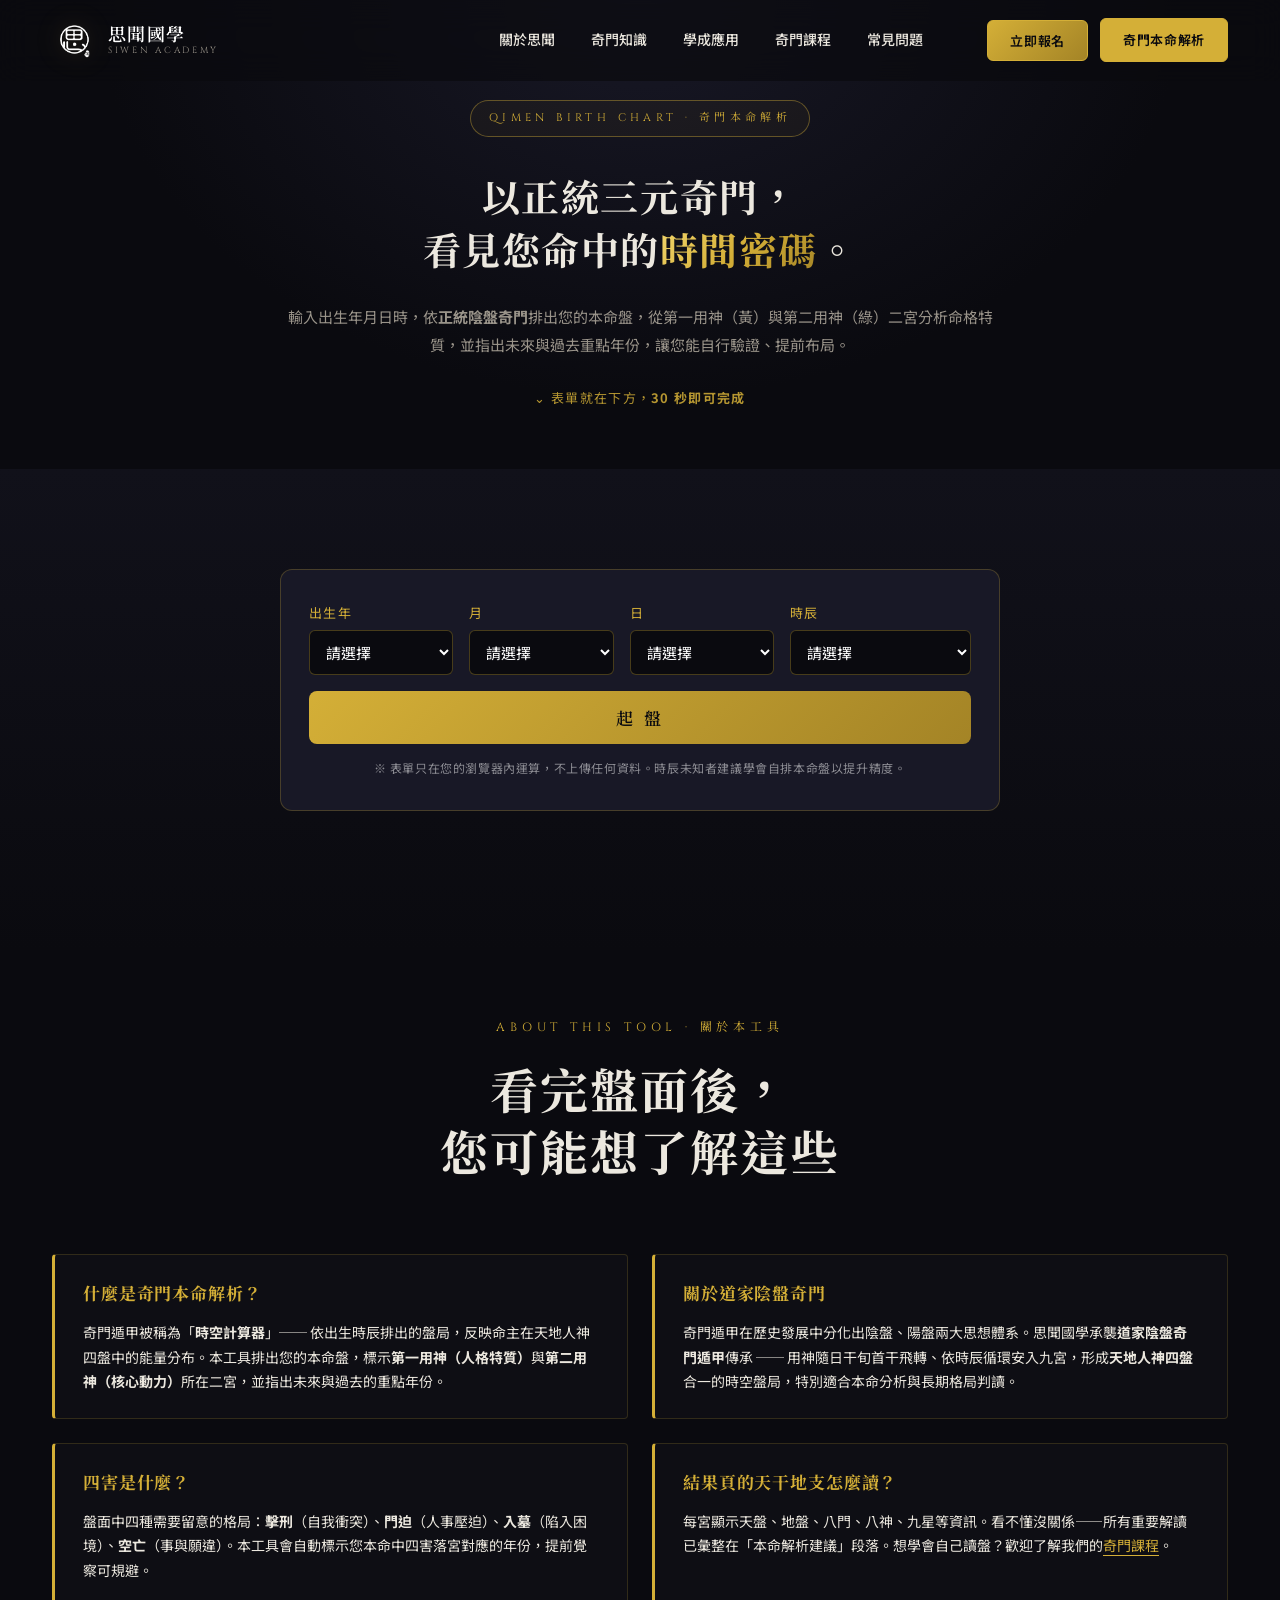
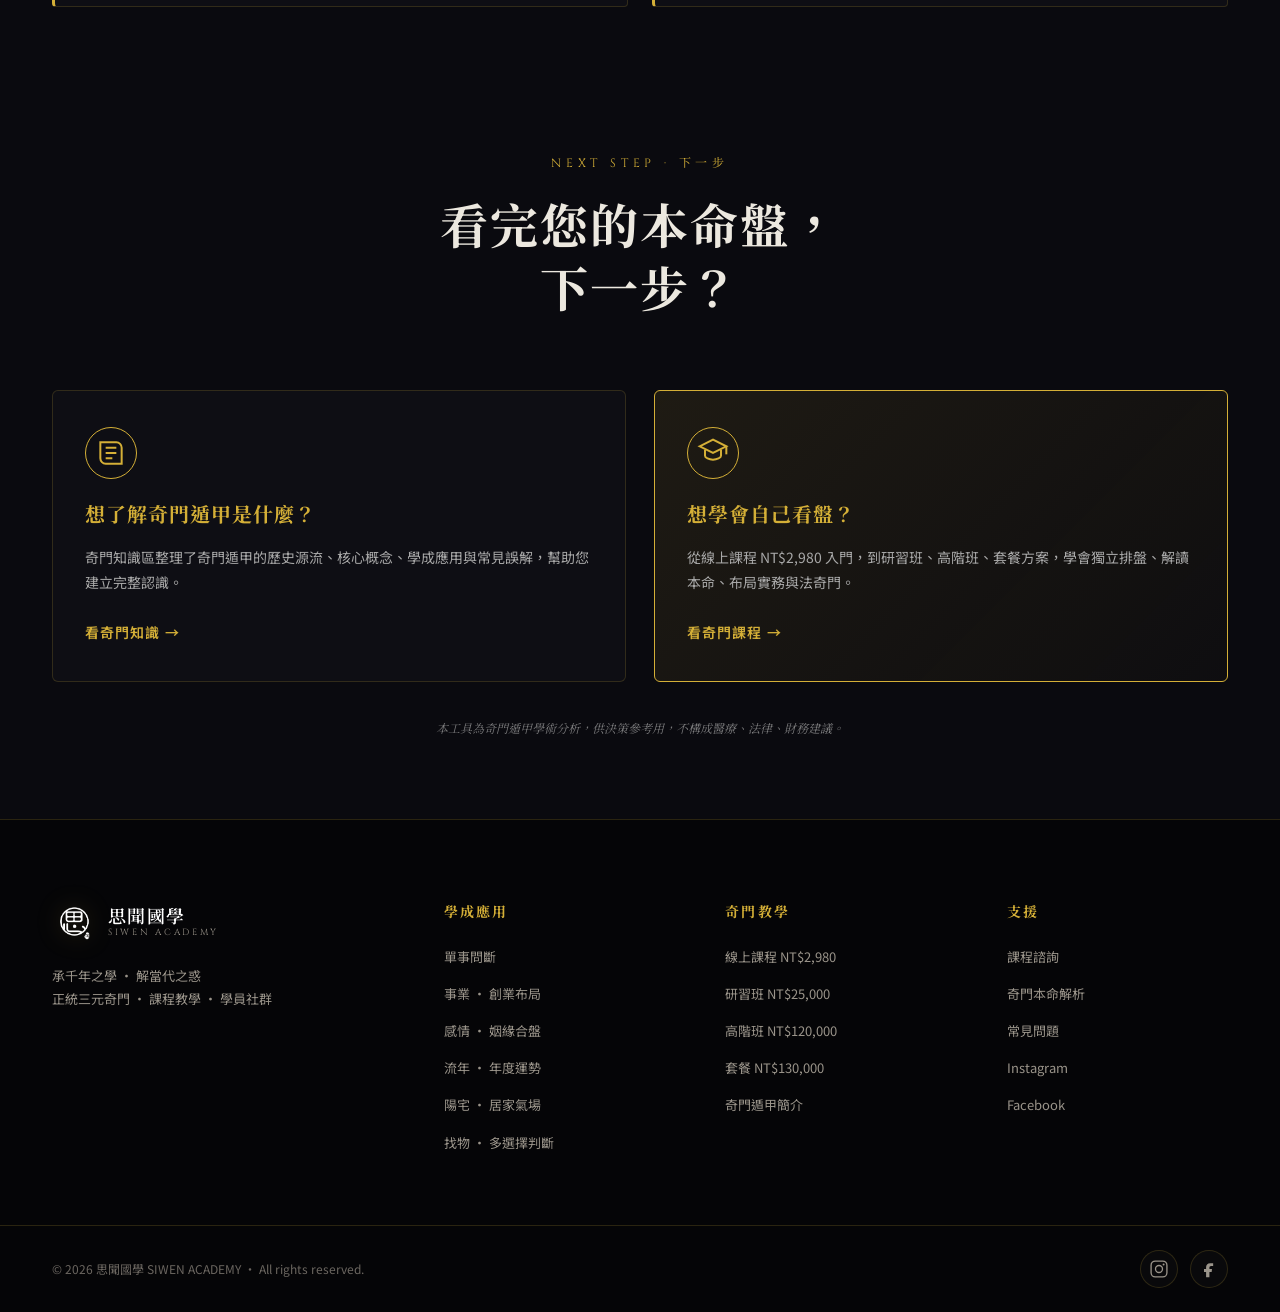
<file: birthchart/index.html>
<!DOCTYPE html>
<html lang="zh-Hant">
<head>
  <meta charset="UTF-8" />
  <meta name="viewport" content="width=device-width, initial-scale=1.0" />

  <!-- ===== SEO 基礎（聚焦本命解析）===== -->
  <title>奇門本命解析｜免費生成個人奇門遁甲本命盤｜思聞國學</title>
  <meta name="description" content="輸入生日 30 秒生成個人奇門本命盤。道家陰盤奇門遁甲體系，含天干地支、八門九星、四害提示與本命解析建議。免費使用，不上傳資料、瀏覽器內運算。" />
  <meta name="keywords" content="奇門本命解析, 奇門遁甲本命, 奇門排盤, 奇門遁甲免費, 道家陰盤奇門, 陰盤奇門, 三元奇門, 奇門遁甲線上, 本命盤, 用神, 四害, 八門九星, 天地人神四盤, 思聞國學" />
  <meta name="author" content="思聞國學 SIWEN ACADEMY" />
  <meta name="robots" content="index,follow,max-snippet:-1,max-image-preview:large" />
  <meta name="googlebot" content="index,follow" />
  <link rel="canonical" href="https://siwen.site/birthchart/" />

  <!-- ===== Open Graph ===== -->
  <meta property="og:type" content="website" />
  <meta property="og:locale" content="zh_TW" />
  <meta property="og:site_name" content="思聞國學 SIWEN ACADEMY" />
  <meta property="og:title" content="奇門本命解析｜輸入生日立即生成個人奇門盤" />
  <meta property="og:description" content="道家陰盤奇門遁甲免費工具，30 秒解析您的本命密碼。含用神分析、四害提示、本命建議。" />
  <meta property="og:url" content="https://siwen.site/birthchart/" />
  <meta property="og:image" content="https://siwen.site/images/og-cover.jpg" />

  <!-- ===== Twitter Card ===== -->
  <meta name="twitter:card" content="summary_large_image" />
  <meta name="twitter:title" content="奇門本命解析｜思聞國學免費工具" />
  <meta name="twitter:description" content="道家陰盤奇門遁甲，30 秒生成您的本命盤。" />
  <meta name="twitter:image" content="https://siwen.site/images/og-cover.jpg" />

  <!-- ===== Favicon（相對路徑）===== -->
  <link rel="icon" type="image/png" href="../images/logo.png" />
  <link rel="apple-touch-icon" href="../images/logo.png" />

  <!-- ===== Fonts ===== -->
  <link rel="preconnect" href="https://fonts.googleapis.com" />
  <link rel="preconnect" href="https://fonts.gstatic.com" crossorigin />
  <link href="https://fonts.googleapis.com/css2?family=Noto+Serif+TC:wght@400;500;600;700;900&family=Noto+Sans+TC:wght@300;400;500;700&family=Cinzel:wght@400;600&display=swap" rel="stylesheet" />
  <link rel="stylesheet" href="../css/style.css" />
  <link rel="stylesheet" href="../css/qimen.css" />

  <!-- ===== JSON-LD：WebApplication（這頁專屬）===== -->
  <script type="application/ld+json">
  {
    "@context": "https://schema.org",
    "@type": "WebApplication",
    "name": "思聞國學 奇門本命解析",
    "url": "https://siwen.site/birthchart/",
    "description": "輸入出生年月日時，依道家陰盤奇門遁甲排出個人本命盤，分析用神、四害與重點年份。",
    "applicationCategory": "LifestyleApplication",
    "operatingSystem": "Any",
    "browserRequirements": "Requires JavaScript",
    "isAccessibleForFree": true,
    "offers": {
      "@type": "Offer",
      "price": "0",
      "priceCurrency": "TWD"
    },
    "publisher": {
      "@type": "Organization",
      "name": "思聞國學",
      "url": "https://siwen.site/",
      "logo": "https://siwen.site/images/logo.png"
    },
    "inLanguage": "zh-TW"
  }
  </script>

  <!-- ===== JSON-LD：Breadcrumb ===== -->
  <script type="application/ld+json">
  {
    "@context": "https://schema.org",
    "@type": "BreadcrumbList",
    "itemListElement": [
      { "@type": "ListItem", "position": 1, "name": "首頁", "item": "https://siwen.site/" },
      { "@type": "ListItem", "position": 2, "name": "奇門本命解析", "item": "https://siwen.site/birthchart/" }
    ]
  }
  </script>

  <!-- ===== Google Analytics 4 ===== -->
  <script async src="https://www.googletagmanager.com/gtag/js?id=G-F9ESZK7C38"></script>
  <script>
    window.dataLayer = window.dataLayer || [];
    function gtag(){dataLayer.push(arguments);}
    gtag('js', new Date());
    gtag('config', 'G-F9ESZK7C38', {
      page_title: document.title,
      page_path: window.location.pathname
    });
  </script>

</head>
<body class="birthchart-page">
  <!-- ============ NAVBAR ============ -->
  <header class="navbar" id="navbar">
    <div class="nav-inner">
      <a href="../" class="logo" aria-label="思聞國學首頁">
        <img class="logo-mark" src="../images/logo.png" alt="思聞國學 SIWEN ACADEMY logo" width="44" height="44" />
        <span class="logo-text">
          <span class="logo-zh">思聞國學</span>
          <span class="logo-en">SIWEN ACADEMY</span>
        </span>
      </a>
      <nav class="nav-links" aria-label="主選單">
        <a href="../#about">關於思聞</a>
        <a href="../#knowledge">奇門知識</a>
        <a href="../#applications">學成應用</a>
        <a href="../#courses">奇門課程</a>
        <a href="../#faq">常見問題</a>
        <div class="nav-mobile-cta" aria-hidden="true">
          <button type="button" class="btn btn-primary btn-block cta-enroll-btn">立即報名</button>
          <a href="#qm-form" class="btn btn-mystic btn-block active">奇門本命解析</a>
        </div>
      </nav>
      <div class="nav-cta-group">
        <button type="button" class="btn btn-primary nav-cta cta-enroll-btn">立即報名</button>
        <a href="#qm-form" class="btn btn-mystic nav-cta-secondary active">奇門本命解析</a>
      </div>
      <button class="nav-toggle" aria-label="開啟選單" aria-expanded="false">
        <span></span><span></span><span></span>
      </button>
    </div>
  </header>

  <!-- ============ HERO（簡化版・直接帶到表單）============ -->
  <section class="hero hero-tool" id="top">
    <div class="hero-bg">
      <div class="bagua-orbit" aria-hidden="true"></div>
    </div>
    <div class="hero-inner hero-inner-tool">
      <span class="eyebrow">QIMEN BIRTH CHART · 奇門本命解析</span>
      <h1 class="hero-title">
        以正統三元奇門，<br/>
        看見您命中的<span class="accent">時間密碼</span>。
      </h1>
      <p class="hero-sub">
        輸入出生年月日時，依<strong>正統陰盤奇門</strong>排出您的本命盤，從第一用神（黃）與第二用神（綠）二宮分析命格特質，並指出未來與過去重點年份，讓您能自行驗證、提前布局。
      </p>
      <p class="hero-tool-hint">
        ⌄ 表單就在下方，<strong>30 秒即可完成</strong>
      </p>
    </div>
  </section>

  <!-- ============ QIMEN BIRTH CHART · 奇門本命解析 ============ -->
  <section class="section qimen-fortune" id="qimen-fortune">
    <div class="container">
      <form class="qm-form-wrap reveal" id="qm-form" autocomplete="off">
        <div class="qm-form-row">
          <div class="qm-form-field">
            <label>出生年</label>
            <select name="year" required>
              <option value="">請選擇</option>
            </select>
          </div>
          <div class="qm-form-field">
            <label>月</label>
            <select name="month" required>
              <option value="">請選擇</option>
              <option value="1">1月</option><option value="2">2月</option><option value="3">3月</option>
              <option value="4">4月</option><option value="5">5月</option><option value="6">6月</option>
              <option value="7">7月</option><option value="8">8月</option><option value="9">9月</option>
              <option value="10">10月</option><option value="11">11月</option><option value="12">12月</option>
            </select>
          </div>
          <div class="qm-form-field">
            <label>日</label>
            <select name="day" required>
              <option value="">請選擇</option>
            </select>
          </div>
          <div class="qm-form-field">
            <label>時辰</label>
            <select name="hour" required>
              <option value="">請選擇</option>
              <option value="0">子時 (23-01)</option>
              <option value="2">丑時 (01-03)</option>
              <option value="4">寅時 (03-05)</option>
              <option value="6">卯時 (05-07)</option>
              <option value="8">辰時 (07-09)</option>
              <option value="10">巳時 (09-11)</option>
              <option value="12">午時 (11-13)</option>
              <option value="14">未時 (13-15)</option>
              <option value="16">申時 (15-17)</option>
              <option value="18">酉時 (17-19)</option>
              <option value="20">戌時 (19-21)</option>
              <option value="22">亥時 (21-23)</option>
              <option value="unknown">不確定（預設午時）</option>
            </select>
          </div>
        </div>
        <button type="submit" class="qm-form-submit">起 盤</button>
        <p class="qm-form-note">※ 表單只在您的瀏覽器內運算，不上傳任何資料。時辰未知者建議學會自排本命盤以提升精度。</p>
      </form>

      <div id="qm-result">
        <div id="qm-chart-output"></div>
        <div id="qm-analysis-output"></div>
      </div>
    </div>
  </section>

  <!-- ============ SEO 內容堆疊：常見問題 ============ -->
  <section class="section qimen-explain">
    <div class="container">
      <div class="section-head reveal">
        <span class="section-label">ABOUT THIS TOOL · 關於本工具</span>
        <h2 class="section-title">看完盤面後，<br/>您可能想了解這些</h2>
      </div>
      <div class="qm-explain-grid reveal">
        <article class="qm-explain-card">
          <h3>什麼是奇門本命解析？</h3>
          <p>奇門遁甲被稱為「<strong>時空計算器</strong>」── 依出生時辰排出的盤局，反映命主在天地人神四盤中的能量分布。本工具排出您的本命盤，標示<strong>第一用神（人格特質）</strong>與<strong>第二用神（核心動力）</strong>所在二宮，並指出未來與過去的重點年份。</p>
        </article>
        <article class="qm-explain-card">
          <h3>關於道家陰盤奇門</h3>
          <p>奇門遁甲在歷史發展中分化出陰盤、陽盤兩大思想體系。思聞國學承襲<strong>道家陰盤奇門遁甲</strong>傳承 ── 用神隨日干旬首干飛轉、依時辰循環安入九宮，形成<strong>天地人神四盤</strong>合一的時空盤局，特別適合本命分析與長期格局判讀。</p>
        </article>
        <article class="qm-explain-card">
          <h3>四害是什麼？</h3>
          <p>盤面中四種需要留意的格局：<strong>擊刑</strong>（自我衝突）、<strong>門迫</strong>（人事壓迫）、<strong>入墓</strong>（陷入困境）、<strong>空亡</strong>（事與願違）。本工具會自動標示您本命中四害落宮對應的年份，提前覺察可規避。</p>
        </article>
        <article class="qm-explain-card">
          <h3>結果頁的天干地支怎麼讀？</h3>
          <p>每宮顯示天盤、地盤、八門、八神、九星等資訊。看不懂沒關係——所有重要解讀已彙整在「本命解析建議」段落。想學會自己讀盤？歡迎了解我們的<a href="../#courses">奇門課程</a>。</p>
        </article>
      </div>
    </div>
  </section>

  <!-- ============ 雙 CTA ============ -->
  <section class="section dual-cta-section">
    <div class="container">
      <div class="section-head reveal" style="text-align:center;">
        <span class="section-label">NEXT STEP · 下一步</span>
        <h2 class="section-title">看完您的本命盤，<br/>下一步？</h2>
      </div>
      <div class="dual-cta-grid reveal">
        <a href="../#knowledge" class="dual-cta-card">
          <span class="dual-cta-icon" aria-hidden="true">
            <svg viewBox="0 0 24 24" width="32" height="32" fill="none" stroke="currentColor" stroke-width="1.5">
              <path d="M4 4h12a4 4 0 0 1 4 4v12H8a4 4 0 0 1-4-4V4z"/>
              <path d="M8 8h8M8 12h8M8 16h5"/>
            </svg>
          </span>
          <h3>想了解奇門遁甲是什麼？</h3>
          <p>奇門知識區整理了奇門遁甲的歷史源流、核心概念、學成應用與常見誤解，幫助您建立完整認識。</p>
          <span class="dual-cta-arrow">看奇門知識 →</span>
        </a>
        <a href="../#courses" class="dual-cta-card dual-cta-card-primary">
          <span class="dual-cta-icon" aria-hidden="true">
            <svg viewBox="0 0 24 24" width="32" height="32" fill="none" stroke="currentColor" stroke-width="1.5">
              <path d="M2 7l10-5 10 5-10 5L2 7z"/>
              <path d="M6 9.5V14c0 1.5 3 3 6 3s6-1.5 6-3V9.5"/>
              <path d="M22 7v6"/>
            </svg>
          </span>
          <h3>想學會自己看盤？</h3>
          <p>從線上課程 NT$2,980 入門，到研習班、高階班、套餐方案，學會獨立排盤、解讀本命、布局實務與法奇門。</p>
          <span class="dual-cta-arrow">看奇門課程 →</span>
        </a>
      </div>
      <p class="dual-cta-disclaimer">本工具為奇門遁甲學術分析，供決策參考用，不構成醫療、法律、財務建議。</p>
    </div>
  </section>

  <!-- ============ FOOTER ============ -->
  <footer class="footer">
    <div class="container footer-inner">
      <div class="f-brand">
        <div class="logo">
          <img class="logo-mark" src="../images/logo.png" alt="思聞國學 logo" width="44" height="44" />
          <span class="logo-text">
            <span class="logo-zh">思聞國學</span>
            <span class="logo-en">SIWEN ACADEMY</span>
          </span>
        </div>
        <p>承千年之學 · 解當代之惑<br/>正統三元奇門 · 課程教學 · 學員社群</p>
      </div>
      <div class="f-col">
        <h5>學成應用</h5>
        <ul>
          <li><a href="../#applications">單事問斷</a></li>
          <li><a href="../#applications">事業 · 創業布局</a></li>
          <li><a href="../#applications">感情 · 姻緣合盤</a></li>
          <li><a href="../#applications">流年 · 年度運勢</a></li>
          <li><a href="../#applications">陽宅 · 居家氣場</a></li>
          <li><a href="../#applications">找物 · 多選擇判斷</a></li>
        </ul>
      </div>
      <div class="f-col">
        <h5>奇門教學</h5>
        <ul>
          <li><a href="../#courses">線上課程 NT$2,980</a></li>
          <li><a href="../#courses">研習班 NT$25,000</a></li>
          <li><a href="../#courses">高階班 NT$120,000</a></li>
          <li><a href="../#courses">套餐 NT$130,000</a></li>
          <li><a href="../#knowledge">奇門遁甲簡介</a></li>
        </ul>
      </div>
      <div class="f-col">
        <h5>支援</h5>
        <ul>
          <li><a href="../#contact">課程諮詢</a></li>
          <li><a href="./">奇門本命解析</a></li>
          <li><a href="../#faq">常見問題</a></li>
          <li><a href="https://www.instagram.com/siwenguoxue/" target="_blank" rel="noopener noreferrer">Instagram</a></li>
          <li><a href="https://www.facebook.com/profile.php?id=61577993916492" target="_blank" rel="noopener noreferrer">Facebook</a></li>
        </ul>
      </div>
    </div>
    <div class="footer-bottom">
      <div class="container">
        <span>© 2026 思聞國學 SIWEN ACADEMY · All rights reserved.</span>
        <span class="socials">
          <a href="https://www.instagram.com/siwenguoxue/" target="_blank" rel="noopener noreferrer" aria-label="思聞國學 Instagram" class="social-link">
            <svg viewBox="0 0 24 24" width="20" height="20" aria-hidden="true">
              <rect x="2.5" y="2.5" width="19" height="19" rx="5" ry="5" fill="none" stroke="currentColor" stroke-width="1.6"/>
              <circle cx="12" cy="12" r="4.2" fill="none" stroke="currentColor" stroke-width="1.6"/>
              <circle cx="17.5" cy="6.5" r="1.2" fill="currentColor"/>
            </svg>
          </a>
          <a href="https://www.facebook.com/profile.php?id=61577993916492" target="_blank" rel="noopener noreferrer" aria-label="思聞國學 Facebook" class="social-link">
            <svg viewBox="0 0 24 24" width="20" height="20" aria-hidden="true">
              <path d="M14.5 8.5h2.5V5.2c-.5-.1-2-.2-3.5-.2-3.5 0-5 2-5 5v2H6v3.5h2.5V22h4v-6.5h2.7l.4-3.5h-3.1v-1.5c0-1 .3-1.7 1.5-1.7Z" fill="currentColor"/>
            </svg>
          </a>
        </span>
      </div>
    </div>


  <!-- ============ 課程報名彈窗 (v4.1 birthchart 也複製一份) ============ -->
  <!-- ============ 課程報名彈窗 ============ -->
  <div class="modal-overlay" id="enrollModal" aria-hidden="true">
    <div class="modal" role="dialog" aria-labelledby="modalTitle" aria-modal="true">
      <button type="button" class="modal-close" aria-label="關閉">×</button>
      <div class="modal-header">
        <span class="section-label">ENROLLMENT · 課程報名</span>
        <h3 id="modalTitle">報名課程</h3>
        <div class="modal-course">
          <span class="mc-label">您正在報名</span>
          <strong id="modalCourseName">—</strong>
        </div>
      </div>

      <form class="contact-form" id="courseForm" action="https://script.google.com/macros/s/AKfycbzdSk40T91Dj-xOfvfc1_-sTin1kHSo6qr7ga3RA24yPy98f7ruFg8R4u0x5NFiu70Z4w/exec" method="POST" novalidate>
        <input type="hidden" name="form_type" value="enroll" />
        <input type="hidden" name="_subject" value="【思聞國學】新的課程報名" />

        <!-- 課程選擇：從卡片進來時隱藏（自動帶入）、從 CTA 進來時顯示 -->
        <div class="field" id="cf-course-field" style="display:none;">
          <label for="cf-course">想報名的課程 <span class="req">*</span></label>
          <select id="cf-course" name="course">
            <option value="">請選擇課程方案</option>
            <option value="奇門遁甲線上課程 NT$2,980">奇門遁甲線上課程 NT$2,980</option>
            <option value="奇門遁甲研習班 NT$25,000">奇門遁甲研習班 NT$25,000</option>
            <option value="奇門遁甲高階班 NT$120,000">奇門遁甲高階班 NT$120,000</option>
            <option value="研習班+高階班套餐 NT$130,000">研習班+高階班套餐 NT$130,000</option>
            <option value="還在比較 / 想諮詢">還在比較 / 想諮詢</option>
          </select>
          <small class="field-hint" id="course-consult-hint" style="display:none;color:var(--gold);font-size:12px;margin-top:6px;">※ 想了解更多細節？建議關閉此視窗，滑到下方「課程諮詢」表單填寫，可以詳細說明您的狀況。</small>
        </div>

        <!-- PressPlay 線上課程卡片（選「線上課程」時顯示，取代下方表單）-->
        <div id="press-play-block" hidden>
          <div class="pp-card">
            <img src="../images/online-course-cover.jpg" alt="奇門遁甲入門線上課・思聞國學 PressPlay" class="pp-cover" />
            <div class="pp-card-body">
              <h3>奇門遁甲入門線上課</h3>
              <p class="pp-desc">這門課已上架到 <strong>PressPlay Academy</strong>。<br/>請點下方按鈕前往訂閱與觀看，購買後享 <strong>不限期重複觀看</strong>權利。</p>
              <a id="pp-cta" href="#" target="_blank" rel="noopener noreferrer" class="btn btn-primary btn-block">前往 PressPlay 訂閱 ▸</a>
              <p class="pp-note">※ 課程觀看連結與付款流程由 PressPlay Academy 負責，思聞國學不直接處理。</p>
            </div>
          </div>
        </div>

        <!-- 表單其他欄位 wrapper（選線上課程時整組隱藏）-->
        <div id="cf-form-rest">

        <div class="field">
          <label for="cf-name">您的稱呼 <span class="req">*</span></label>
          <input type="text" id="cf-name" name="name" required placeholder="例：陳同學" />
        </div>
        <div class="field-row">
          <div class="field">
            <label for="cf-phone">聯絡電話 <span class="req">*</span></label>
            <input type="tel" id="cf-phone" name="phone" required placeholder="0912-345-678" />
          </div>
          <div class="field">
            <label for="cf-email">電子信箱 <span class="req">*</span></label>
            <input type="email" id="cf-email" name="email" required placeholder="example@gmail.com" />
          </div>
        </div>
        <div class="field-row">
          <div class="field">
            <label for="cf-line">LINE ID</label>
            <input type="text" id="cf-line" name="line" placeholder="（選填）" />
          </div>
          <div class="field">
            <label for="cf-wechat">WeChat ID</label>
            <input type="text" id="cf-wechat" name="wechat" placeholder="（選填）" />
          </div>
        </div>
        <div class="field">
          <label>出生年月日時</label>
          <div class="birth-row">
            <select name="birth_year" id="cf-birth-year" aria-label="出生年">
              <option value="">年</option>
            <option value="2015">2015</option>
            <option value="2014">2014</option>
            <option value="2013">2013</option>
            <option value="2012">2012</option>
            <option value="2011">2011</option>
            <option value="2010">2010</option>
            <option value="2009">2009</option>
            <option value="2008">2008</option>
            <option value="2007">2007</option>
            <option value="2006">2006</option>
            <option value="2005">2005</option>
            <option value="2004">2004</option>
            <option value="2003">2003</option>
            <option value="2002">2002</option>
            <option value="2001">2001</option>
            <option value="2000">2000</option>
            <option value="1999">1999</option>
            <option value="1998">1998</option>
            <option value="1997">1997</option>
            <option value="1996">1996</option>
            <option value="1995">1995</option>
            <option value="1994">1994</option>
            <option value="1993">1993</option>
            <option value="1992">1992</option>
            <option value="1991">1991</option>
            <option value="1990">1990</option>
            <option value="1989">1989</option>
            <option value="1988">1988</option>
            <option value="1987">1987</option>
            <option value="1986">1986</option>
            <option value="1985">1985</option>
            <option value="1984">1984</option>
            <option value="1983">1983</option>
            <option value="1982">1982</option>
            <option value="1981">1981</option>
            <option value="1980">1980</option>
            <option value="1979">1979</option>
            <option value="1978">1978</option>
            <option value="1977">1977</option>
            <option value="1976">1976</option>
            <option value="1975">1975</option>
            <option value="1974">1974</option>
            <option value="1973">1973</option>
            <option value="1972">1972</option>
            <option value="1971">1971</option>
            <option value="1970">1970</option>
            <option value="1969">1969</option>
            <option value="1968">1968</option>
            <option value="1967">1967</option>
            <option value="1966">1966</option>
            <option value="1965">1965</option>
            <option value="1964">1964</option>
            <option value="1963">1963</option>
            <option value="1962">1962</option>
            <option value="1961">1961</option>
            <option value="1960">1960</option>
            <option value="1959">1959</option>
            <option value="1958">1958</option>
            <option value="1957">1957</option>
            <option value="1956">1956</option>
            <option value="1955">1955</option>
            <option value="1954">1954</option>
            <option value="1953">1953</option>
            <option value="1952">1952</option>
            <option value="1951">1951</option>
            <option value="1950">1950</option>
            <option value="1949">1949</option>
            <option value="1948">1948</option>
            <option value="1947">1947</option>
            <option value="1946">1946</option>
            <option value="1945">1945</option>
            <option value="1944">1944</option>
            <option value="1943">1943</option>
            <option value="1942">1942</option>
            <option value="1941">1941</option>
            <option value="1940">1940</option>
            </select>
            <select name="birth_month" id="cf-birth-month" aria-label="出生月">
              <option value="">月</option>
            <option value="1">1</option>
            <option value="2">2</option>
            <option value="3">3</option>
            <option value="4">4</option>
            <option value="5">5</option>
            <option value="6">6</option>
            <option value="7">7</option>
            <option value="8">8</option>
            <option value="9">9</option>
            <option value="10">10</option>
            <option value="11">11</option>
            <option value="12">12</option>
            </select>
            <select name="birth_day" id="cf-birth-day" aria-label="出生日">
              <option value="">日</option>
            <option value="1">1</option>
            <option value="2">2</option>
            <option value="3">3</option>
            <option value="4">4</option>
            <option value="5">5</option>
            <option value="6">6</option>
            <option value="7">7</option>
            <option value="8">8</option>
            <option value="9">9</option>
            <option value="10">10</option>
            <option value="11">11</option>
            <option value="12">12</option>
            <option value="13">13</option>
            <option value="14">14</option>
            <option value="15">15</option>
            <option value="16">16</option>
            <option value="17">17</option>
            <option value="18">18</option>
            <option value="19">19</option>
            <option value="20">20</option>
            <option value="21">21</option>
            <option value="22">22</option>
            <option value="23">23</option>
            <option value="24">24</option>
            <option value="25">25</option>
            <option value="26">26</option>
            <option value="27">27</option>
            <option value="28">28</option>
            <option value="29">29</option>
            <option value="30">30</option>
            <option value="31">31</option>
            </select>
            <select name="birth_hour" id="cf-birth-hour" aria-label="出生時辰">
              <option value="">時辰</option>
              <option value="子時 23:00-01:00">子時（23:00 ─ 01:00）</option>
              <option value="丑時 01:00-03:00">丑時（01:00 ─ 03:00）</option>
              <option value="寅時 03:00-05:00">寅時（03:00 ─ 05:00）</option>
              <option value="卯時 05:00-07:00">卯時（05:00 ─ 07:00）</option>
              <option value="辰時 07:00-09:00">辰時（07:00 ─ 09:00）</option>
              <option value="巳時 09:00-11:00">巳時（09:00 ─ 11:00）</option>
              <option value="午時 11:00-13:00">午時（11:00 ─ 13:00）</option>
              <option value="未時 13:00-15:00">未時（13:00 ─ 15:00）</option>
              <option value="申時 15:00-17:00">申時（15:00 ─ 17:00）</option>
              <option value="酉時 17:00-19:00">酉時（17:00 ─ 19:00）</option>
              <option value="戌時 19:00-21:00">戌時（19:00 ─ 21:00）</option>
              <option value="亥時 21:00-23:00">亥時（21:00 ─ 23:00）</option>
              <option value="不確定">不確定 / 不知道</option>
            </select>
          </div>
          <small class="field-note">※ 選填。若您願意提供，老師將於上課當天為您印製專屬命盤，課堂中可對照您本人的命盤互動解析，讓學習更切身、收穫更深。</small>
        </div>
        <div class="field">
          <label for="cf-location">所在城市 <span class="req">*</span></label>
          <input type="text" id="cf-location" name="location" required placeholder="例：台灣台北" />
        </div>
        <div class="field">
          <label for="cf-exp">命理基礎</label>
          <select id="cf-exp" name="exp">
            <option value="">請選擇</option>
            <option>完全沒接觸過</option>
            <option>讀過一些書／影片</option>
            <option>有學過其他命理</option>
            <option>有學過奇門基礎</option>
          </select>
        </div>
        <div class="field">
          <label for="cf-msg">想對老師說的話</label>
          <textarea id="cf-msg" name="message" rows="3" placeholder="（選填）例如：希望學完後能應用在創業擇日"></textarea>
        </div>
        <label class="checkbox">
          <input type="checkbox" name="agree" required />
          <span>我同意思聞國學蒐集上述資料用於課程通知，並了解學費付款後不另行退費，但享有同階段「無限次免費重修」權利。</span>
        </label>
        <button type="submit" class="btn btn-primary btn-block">送出報名意願</button>
        <p class="form-hint">※ 開班時間確定後，我們會以 LINE 或 Email 通知您，您再決定是否確定參加。</p>

        </div><!-- /#cf-form-rest -->
      </form>
    </div>
  </div>
  </footer>

  <!-- ============ Scripts（相對路徑）============ -->
  <script src="../js/qimen-templates.js"></script>
  <script src="../js/qimen-engine.js"></script>
  <script src="../js/qimen-render.js"></script>
  <script src="../js/script.js"></script>

  <!-- birthchart 頁專用：自動填年/日選項 -->
  <script>
    (function() {
      const yearSel = document.querySelector('#qm-form select[name="year"]');
      if (yearSel && yearSel.options.length <= 1) {
        for (let y = 1920; y <= 2060; y++) {
          const o = document.createElement('option');
          o.value = y; o.textContent = y;
          yearSel.appendChild(o);
        }
      }
      const daySel = document.querySelector('#qm-form select[name="day"]');
      if (daySel && daySel.options.length <= 1) {
        for (let d = 1; d <= 31; d++) {
          const o = document.createElement('option');
          o.value = d; o.textContent = d + '日';
          daySel.appendChild(o);
        }
      }
    })();
  </script>
</body>
</html>
</file>
<file: css/style.css>
/* ========================================
   思聞國學 SIWEN ACADEMY
   奇門遁甲官方網站
   Style: 深色科技風 × 東方神祕質感
   ======================================== */

:root {
  --bg: #0a0a0f;
  --bg-2: #11111a;
  --bg-3: #181826;
  --surface: #1a1a26;
  --surface-2: #22222f;
  --line: rgba(212, 175, 55, 0.18);
  --line-strong: rgba(212, 175, 55, 0.4);
  --gold: #d4af37;
  --gold-soft: #f5d970;
  --gold-deep: #a48426;
  --text: #ece8df;
  --text-mute: #9a948a;
  --text-dim: #6b6660;
  --red: #c64141;
  --serif: 'Noto Serif TC', 'Songti TC', 'Source Han Serif TC', serif;
  --sans: 'Noto Sans TC', -apple-system, BlinkMacSystemFont, 'Helvetica Neue', sans-serif;
  --display: 'Cinzel', 'Noto Serif TC', serif;
  --max: 1240px;
  --radius: 6px;
  --shadow-glow: 0 0 60px rgba(212, 175, 55, 0.12);
  --t-base: cubic-bezier(0.4, 0, 0.2, 1);
}

* { box-sizing: border-box; margin: 0; padding: 0; }

html { scroll-behavior: smooth; }

body {
  font-family: var(--sans);
  background: var(--bg);
  color: var(--text);
  line-height: 1.7;
  -webkit-font-smoothing: antialiased;
  overflow-x: hidden;
}

a { color: inherit; text-decoration: none; transition: color 0.3s var(--t-base); }
a:hover { color: var(--gold); }

img, svg { max-width: 100%; display: block; }

ul { list-style: none; }

.container { max-width: var(--max); margin: 0 auto; padding: 0 32px; }

/* ===========================================
   NAVBAR
   =========================================== */
.navbar {
  position: fixed;
  top: 0; left: 0; right: 0;
  z-index: 100;
  background: rgba(10, 10, 15, 0.7);
  backdrop-filter: blur(16px);
  -webkit-backdrop-filter: blur(16px);
  border-bottom: 1px solid transparent;
  transition: all 0.3s var(--t-base);
}
.navbar.scrolled {
  background: rgba(10, 10, 15, 0.92);
  border-bottom-color: var(--line);
}
.nav-inner {
  max-width: var(--max);
  margin: 0 auto;
  padding: 18px 32px;
  display: flex;
  align-items: center;
  gap: 48px;
}
.logo {
  display: flex;
  align-items: center;
  gap: 12px;
  color: var(--gold);
  flex-shrink: 0;
}
.logo-mark {
  width: 44px;
  height: 44px;
  object-fit: contain;
  filter: drop-shadow(0 0 12px rgba(212, 175, 55, 0.25));
  transition: filter 0.4s var(--t-base);
}
.logo:hover .logo-mark {
  filter: drop-shadow(0 0 18px rgba(245, 217, 112, 0.55));
}
.logo-text { display: flex; flex-direction: column; line-height: 1.1; }
.logo-zh {
  font-family: var(--serif);
  font-size: 18px;
  font-weight: 600;
  color: #ffffff;
  letter-spacing: 0.08em;
}
.logo-en {
  font-family: var(--display);
  font-size: 9px;
  letter-spacing: 0.3em;
  color: var(--text-mute);
  margin-top: 2px;
}
.nav-links {
  display: flex;
  gap: 36px;
  margin-left: auto;
}
.nav-links a {
  font-size: 14px;
  font-weight: 500;
  color: var(--text);
  position: relative;
  padding: 8px 0;
}
.nav-links a::after {
  content: '';
  position: absolute;
  left: 0; bottom: 2px;
  width: 0;
  height: 1px;
  background: var(--gold);
  transition: width 0.3s var(--t-base);
}
.nav-links a:hover::after { width: 100%; }
.nav-cta {
  margin-left: 16px;
  padding: 10px 22px !important;
  font-size: 13px !important;
}
.nav-toggle {
  display: none;
  background: none;
  border: none;
  flex-direction: column;
  gap: 5px;
  cursor: pointer;
  padding: 8px;
  margin-left: auto;
}
.nav-toggle span {
  width: 24px;
  height: 1.5px;
  background: var(--gold);
  transition: all 0.3s var(--t-base);
}
.nav-toggle.open span:nth-child(1) { transform: translateY(6.5px) rotate(45deg); }
.nav-toggle.open span:nth-child(2) { opacity: 0; }
.nav-toggle.open span:nth-child(3) { transform: translateY(-6.5px) rotate(-45deg); }

/* ===========================================
   BUTTONS
   =========================================== */
.btn {
  display: inline-flex;
  align-items: center;
  justify-content: center;
  gap: 8px;
  padding: 14px 30px;
  font-family: var(--sans);
  font-size: 14px;
  font-weight: 600;
  border-radius: var(--radius);
  border: 1px solid transparent;
  cursor: pointer;
  transition: all 0.3s var(--t-base);
  letter-spacing: 0.05em;
}
.btn-primary {
  background: linear-gradient(135deg, var(--gold) 0%, var(--gold-deep) 100%);
  color: #0a0a0f;
  border-color: var(--gold);
}
.btn-primary:hover {
  background: linear-gradient(135deg, var(--gold-soft) 0%, var(--gold) 100%);
  color: #0a0a0f;
  box-shadow: 0 6px 24px rgba(212, 175, 55, 0.32);
  transform: translateY(-1px);
}
.btn-ghost {
  background: transparent;
  color: var(--text);
  border-color: var(--line-strong);
}
.btn-ghost:hover {
  border-color: var(--gold);
  color: var(--gold);
  background: rgba(212, 175, 55, 0.06);
}

/* ===== .btn-mystic：奇門本命解析專用 (v3 新增) ===== */
/* 視覺份量介於 ghost 與 primary 之間, 金邊+流光描邊+八卦光暈 hover */
.btn-mystic {
  position: relative;
  background: linear-gradient(135deg, rgba(212,175,55,0.08) 0%, rgba(212,175,55,0.02) 100%);
  color: var(--gold);
  border: 1px solid var(--gold);
  overflow: hidden;
  isolation: isolate;
}
.btn-mystic::before {
  content: "";
  position: absolute;
  inset: 0;
  background: linear-gradient(120deg, transparent 0%, rgba(212,175,55,0.18) 50%, transparent 100%);
  transform: translateX(-100%);
  transition: transform 0.8s ease;
  z-index: -1;
}
.btn-mystic:hover {
  color: #0a0a0f;
  background: linear-gradient(135deg, var(--gold) 0%, var(--gold-deep) 100%);
  box-shadow: 0 0 0 1px var(--gold), 0 0 16px rgba(212, 175, 55, 0.45), 0 0 32px rgba(212, 175, 55, 0.18);
  transform: translateY(-1px);
}
.btn-mystic:hover::before {
  transform: translateX(100%);
}

/* nav-cta-group: 包覆兩顆按鈕用 */
.nav-cta-group {
  display: inline-flex;
  align-items: center;
  gap: 12px;
  margin-left: 16px;
}
.nav-cta-group .nav-cta {
  margin-left: 0;
}
.nav-cta-secondary {
  padding: 10px 22px !important;
  font-size: 13px !important;
}
.nav-mobile-cta { display: none; }

.btn-block { width: 100%; padding: 16px; }

/* ===========================================
   HERO
   =========================================== */
.hero {
  position: relative;
  min-height: 100vh;
  display: flex;
  align-items: center;
  overflow: hidden;
  background: radial-gradient(ellipse at top, var(--bg-3) 0%, var(--bg) 60%);
  padding: 120px 0 80px;
}
.hero-bg {
  position: absolute;
  inset: 0;
  pointer-events: none;
  overflow: hidden;
}
.bagua-orbit {
  position: absolute;
  right: -10%;
  top: 50%;
  transform: translateY(-50%);
  width: 720px;
  height: 720px;
  opacity: 0.85;
  animation: heroFloat 18s ease-in-out infinite;
}
.bagua-svg { width: 100%; height: 100%; }
.bagua-svg .ring-outer { animation: rotate 80s linear infinite; transform-origin: 300px 300px; }
.bagua-svg .ring-mid   { animation: rotate 120s linear infinite reverse; transform-origin: 300px 300px; }
.bagua-svg .ring-inner { animation: rotate 60s linear infinite; transform-origin: 300px 300px; }
.bagua-svg .trigrams text { animation: glow 4s ease-in-out infinite alternate; }

@keyframes rotate {
  to { transform: rotate(360deg); }
}
@keyframes heroFloat {
  0%, 100% { transform: translateY(-50%) scale(1); }
  50% { transform: translateY(calc(-50% - 20px)) scale(1.02); }
}
@keyframes glow {
  from { filter: drop-shadow(0 0 2px rgba(245, 217, 112, 0.3)); }
  to   { filter: drop-shadow(0 0 12px rgba(245, 217, 112, 0.7)); }
}

.stars {
  position: absolute;
  inset: 0;
  background-image:
    radial-gradient(1.5px 1.5px at 12% 18%, rgba(245, 217, 112, 0.6), transparent),
    radial-gradient(1px 1px at 78% 28%, rgba(245, 217, 112, 0.5), transparent),
    radial-gradient(2px 2px at 22% 78%, rgba(245, 217, 112, 0.4), transparent),
    radial-gradient(1px 1px at 88% 88%, rgba(245, 217, 112, 0.6), transparent),
    radial-gradient(1.5px 1.5px at 45% 12%, rgba(245, 217, 112, 0.5), transparent),
    radial-gradient(1px 1px at 60% 92%, rgba(245, 217, 112, 0.4), transparent),
    radial-gradient(1.5px 1.5px at 5% 55%, rgba(245, 217, 112, 0.5), transparent);
  animation: twinkle 6s ease-in-out infinite alternate;
}
@keyframes twinkle {
  from { opacity: 0.4; }
  to   { opacity: 0.9; }
}

.hero-inner {
  position: relative;
  z-index: 2;
  max-width: var(--max);
  margin: 0 auto;
  padding: 0 32px;
  width: 100%;
}
.hero-text {
  max-width: 660px;
}
.eyebrow {
  display: inline-block;
  font-family: var(--display);
  font-size: 11px;
  letter-spacing: 0.4em;
  color: var(--gold);
  border: 1px solid var(--line-strong);
  padding: 8px 18px;
  border-radius: 999px;
  margin-bottom: 32px;
  background: rgba(212, 175, 55, 0.04);
}
.hero-title {
  font-family: var(--serif);
  font-size: clamp(40px, 6.5vw, 78px);
  font-weight: 700;
  line-height: 1.15;
  letter-spacing: 0.04em;
  margin-bottom: 28px;
  color: var(--text);
}
.hero-title .accent {
  background: linear-gradient(135deg, var(--gold-soft) 0%, var(--gold) 50%, var(--gold-deep) 100%);
  -webkit-background-clip: text;
  -webkit-text-fill-color: transparent;
  background-clip: text;
  position: relative;
}
.hero-sub {
  font-size: 17px;
  line-height: 1.85;
  color: var(--text-mute);
  margin-bottom: 44px;
  max-width: 580px;
}
.hero-cta {
  display: flex;
  gap: 16px;
  margin-bottom: 64px;
  flex-wrap: wrap;
}
.hero-stats {
  display: flex;
  gap: 48px;
  padding-top: 36px;
  border-top: 1px solid var(--line);
  max-width: 540px;
}
.hero-stats > div {
  display: flex;
  flex-direction: column;
  gap: 4px;
}
.hero-stats strong {
  font-family: var(--display);
  font-size: 32px;
  font-weight: 600;
  color: var(--gold);
  letter-spacing: 0.05em;
}
.hero-stats span {
  font-size: 13px;
  color: var(--text-mute);
  letter-spacing: 0.1em;
}

.scroll-down {
  position: absolute;
  bottom: 32px;
  left: 50%;
  transform: translateX(-50%);
  display: flex;
  flex-direction: column;
  align-items: center;
  gap: 10px;
  font-size: 11px;
  letter-spacing: 0.3em;
  color: var(--text-dim);
  animation: bob 2.5s ease-in-out infinite;
}
@keyframes bob {
  0%, 100% { transform: translateX(-50%) translateY(0); }
  50% { transform: translateX(-50%) translateY(8px); }
}
.scroll-down svg { color: var(--gold); }

/* ===========================================
   TICKER
   =========================================== */
.ticker {
  background: linear-gradient(90deg, transparent, rgba(212, 175, 55, 0.06), transparent);
  border-top: 1px solid var(--line);
  border-bottom: 1px solid var(--line);
  padding: 18px 0;
  overflow: hidden;
  white-space: nowrap;
}
.ticker-track {
  display: inline-flex;
  gap: 48px;
  animation: ticker 50s linear infinite;
}
.ticker-track span {
  font-family: var(--serif);
  font-size: 14px;
  color: var(--gold);
  letter-spacing: 0.15em;
  flex-shrink: 0;
}
@keyframes ticker {
  from { transform: translateX(0); }
  to   { transform: translateX(-50%); }
}

/* ===========================================
   SECTIONS - common
   =========================================== */
.section {
  padding: 120px 0;
  position: relative;
}
.section-head {
  text-align: center;
  max-width: 760px;
  margin: 0 auto 72px;
}
.section-label {
  display: inline-block;
  font-family: var(--display);
  font-size: 12px;
  letter-spacing: 0.4em;
  color: var(--gold);
  margin-bottom: 20px;
}
.section-title {
  font-family: var(--serif);
  font-size: clamp(32px, 4vw, 48px);
  font-weight: 700;
  line-height: 1.3;
  letter-spacing: 0.04em;
  margin-bottom: 20px;
  color: var(--text);
}
.lead {
  font-size: 17px;
  line-height: 1.85;
  color: var(--text-mute);
}
.lead.center { text-align: center; }

.two-col {
  display: grid;
  grid-template-columns: 1fr 1fr;
  gap: 80px;
  align-items: center;
}
.col-text > * + * { margin-top: 24px; }

/* ===========================================
   ABOUT
   =========================================== */
.about {
  background:
    radial-gradient(ellipse at left top, rgba(212, 175, 55, 0.04), transparent 60%),
    var(--bg);
}
.check-list {
  margin-top: 32px;
}
.check-list li {
  display: flex;
  align-items: flex-start;
  gap: 14px;
  padding: 12px 0;
  border-bottom: 1px dashed var(--line);
  color: var(--text);
  font-size: 15px;
}
.check-list li:last-child { border-bottom: none; }
.check {
  color: var(--gold);
  flex-shrink: 0;
  font-size: 14px;
  margin-top: 4px;
}

.grid-9 {
  display: grid;
  grid-template-columns: repeat(3, 1fr);
  gap: 12px;
  aspect-ratio: 1;
  max-width: 460px;
  margin: 0 auto;
  padding: 24px;
  background:
    radial-gradient(ellipse at center, rgba(212, 175, 55, 0.08), transparent),
    var(--surface);
  border: 1px solid var(--line);
  border-radius: var(--radius);
  position: relative;
  box-shadow: var(--shadow-glow);
}
.grid-9::before, .grid-9::after {
  content: '';
  position: absolute;
  background: var(--gold);
  opacity: 0.4;
}
.grid-9::before { top: -1px; left: 24px; right: 24px; height: 1px; }
.grid-9::after  { bottom: -1px; left: 24px; right: 24px; height: 1px; }
.cell {
  background: var(--bg-2);
  border: 1px solid var(--line);
  border-radius: 4px;
  display: flex;
  flex-direction: column;
  align-items: center;
  justify-content: center;
  gap: 6px;
  aspect-ratio: 1;
  transition: all 0.4s var(--t-base);
  position: relative;
}
.cell:hover {
  border-color: var(--gold);
  background: rgba(212, 175, 55, 0.06);
  transform: translateY(-2px);
}
.cell.center {
  background: linear-gradient(135deg, rgba(212, 175, 55, 0.15), rgba(164, 132, 38, 0.05));
  border-color: var(--gold);
}
.cell .num {
  font-family: var(--serif);
  font-size: 24px;
  color: var(--gold);
  font-weight: 700;
}
.cell .lbl {
  font-family: var(--serif);
  font-size: 13px;
  color: var(--text-mute);
  letter-spacing: 0.1em;
}
.caption {
  text-align: center;
  font-size: 13px;
  color: var(--text-dim);
  margin-top: 16px;
  letter-spacing: 0.15em;
}

/* ===========================================
   SERVICES
   =========================================== */
.services {
  background: linear-gradient(180deg, var(--bg) 0%, var(--bg-2) 100%);
}
.services-grid {
  display: grid;
  grid-template-columns: repeat(3, 1fr);
  gap: 24px;
  margin-bottom: 48px;
}
.service-card {
  background: var(--surface);
  border: 1px solid var(--line);
  border-radius: var(--radius);
  padding: 36px 32px;
  transition: all 0.4s var(--t-base);
  position: relative;
  overflow: hidden;
}
.service-card::before {
  content: '';
  position: absolute;
  inset: 0;
  background: radial-gradient(circle at 80% -20%, rgba(212, 175, 55, 0.12), transparent 60%);
  opacity: 0;
  transition: opacity 0.4s var(--t-base);
  pointer-events: none;
}
.service-card:hover {
  border-color: var(--line-strong);
  transform: translateY(-4px);
  box-shadow: 0 24px 48px rgba(0, 0, 0, 0.4), var(--shadow-glow);
}
.service-card:hover::before { opacity: 1; }
.card-icon {
  width: 56px;
  height: 56px;
  border-radius: 50%;
  background: linear-gradient(135deg, rgba(212, 175, 55, 0.15), rgba(212, 175, 55, 0.04));
  border: 1px solid var(--line-strong);
  display: flex;
  align-items: center;
  justify-content: center;
  color: var(--gold);
  margin-bottom: 24px;
  transition: all 0.4s var(--t-base);
}
.card-icon svg { width: 28px; height: 28px; }
.service-card:hover .card-icon {
  background: linear-gradient(135deg, var(--gold), var(--gold-deep));
  color: var(--bg);
  transform: rotate(180deg);
}
.service-card h3 {
  font-family: var(--serif);
  font-size: 21px;
  font-weight: 700;
  line-height: 1.4;
  margin-bottom: 14px;
  color: var(--text);
  letter-spacing: 0.04em;
}
.service-card p {
  font-size: 14px;
  line-height: 1.75;
  color: var(--text-mute);
  margin-bottom: 24px;
}
.card-meta {
  display: flex;
  justify-content: space-between;
  align-items: center;
  padding-top: 20px;
  border-top: 1px dashed var(--line);
}
.price {
  font-family: var(--display);
  font-size: 18px;
  color: var(--gold);
  font-weight: 600;
}
.duration {
  font-size: 12px;
  color: var(--text-dim);
  letter-spacing: 0.1em;
}
.services-note {
  text-align: center;
  font-size: 13px;
  color: var(--text-dim);
  line-height: 2;
}

/* ===========================================
   KNOWLEDGE
   =========================================== */
.knowledge {
  background:
    radial-gradient(ellipse at right top, rgba(212, 175, 55, 0.05), transparent 60%),
    var(--bg);
}
.knowledge-tabs {
  background: var(--surface);
  border: 1px solid var(--line);
  border-radius: var(--radius);
  overflow: hidden;
  margin-bottom: 60px;
}
.tab-buttons {
  display: flex;
  border-bottom: 1px solid var(--line);
  background: var(--bg-2);
}
.tab-btn {
  flex: 1;
  padding: 20px 24px;
  background: none;
  border: none;
  color: var(--text-mute);
  font-family: var(--serif);
  font-size: 15px;
  font-weight: 600;
  cursor: pointer;
  transition: all 0.3s var(--t-base);
  letter-spacing: 0.08em;
  position: relative;
  border-right: 1px solid var(--line);
}
.tab-btn:last-child { border-right: none; }
.tab-btn:hover { color: var(--text); background: rgba(212, 175, 55, 0.04); }
.tab-btn.active {
  color: var(--gold);
  background: rgba(212, 175, 55, 0.08);
}
.tab-btn.active::after {
  content: '';
  position: absolute;
  bottom: -1px;
  left: 0;
  right: 0;
  height: 2px;
  background: var(--gold);
}
.tab-panels { padding: 56px 48px; min-height: 280px; }
.tab-panel { display: none; animation: fadeIn 0.4s ease; }
.tab-panel.active { display: block; }
.tab-panel h3 {
  font-family: var(--serif);
  font-size: 26px;
  color: var(--gold);
  margin-bottom: 20px;
  font-weight: 700;
  letter-spacing: 0.04em;
}
.tab-panel p {
  font-size: 16px;
  line-height: 1.9;
  color: var(--text);
  margin-bottom: 16px;
}
.tab-panel p:last-child { margin-bottom: 0; }
.tab-panel strong { color: var(--gold-soft); font-weight: 600; }

@keyframes fadeIn {
  from { opacity: 0; transform: translateY(10px); }
  to   { opacity: 1; transform: translateY(0); }
}

.kb-cards {
  display: grid;
  grid-template-columns: repeat(3, 1fr);
  gap: 20px;
}
.kb-card {
  background: var(--bg-2);
  border: 1px solid var(--line);
  border-radius: var(--radius);
  padding: 32px 28px;
  position: relative;
  transition: all 0.4s var(--t-base);
}
.kb-card:hover {
  border-color: var(--line-strong);
  background: var(--surface);
}
.kb-num {
  font-family: var(--display);
  font-size: 13px;
  color: var(--gold);
  letter-spacing: 0.3em;
  display: block;
  margin-bottom: 14px;
}
.kb-card h4 {
  font-family: var(--serif);
  font-size: 19px;
  margin-bottom: 12px;
  color: var(--text);
  font-weight: 700;
  letter-spacing: 0.04em;
}
.kb-card p {
  font-size: 14px;
  line-height: 1.8;
  color: var(--text-mute);
}

/* ===========================================
   PROCESS
   =========================================== */
.process { background: var(--bg-2); }
.steps {
  display: grid;
  grid-template-columns: repeat(4, 1fr);
  gap: 28px;
  position: relative;
}
.steps::before {
  content: '';
  position: absolute;
  top: 30px;
  left: 12%;
  right: 12%;
  height: 1px;
  background: linear-gradient(90deg, transparent, var(--line-strong), var(--line-strong), transparent);
  z-index: 0;
}
.step {
  position: relative;
  z-index: 1;
  text-align: center;
  padding: 0 12px;
}
.step-num {
  width: 60px;
  height: 60px;
  border-radius: 50%;
  background: var(--bg);
  border: 1px solid var(--line-strong);
  display: flex;
  align-items: center;
  justify-content: center;
  margin: 0 auto 24px;
  font-family: var(--display);
  font-size: 18px;
  color: var(--gold);
  font-weight: 600;
  position: relative;
  transition: all 0.4s var(--t-base);
}
.step:hover .step-num {
  background: linear-gradient(135deg, var(--gold), var(--gold-deep));
  color: var(--bg);
  transform: scale(1.08);
  box-shadow: 0 0 30px rgba(212, 175, 55, 0.4);
}
.step h4 {
  font-family: var(--serif);
  font-size: 18px;
  margin-bottom: 12px;
  color: var(--text);
  letter-spacing: 0.04em;
}
.step p {
  font-size: 14px;
  line-height: 1.8;
  color: var(--text-mute);
}

/* ===========================================
   TESTIMONIALS
   =========================================== */
.testimonials {
  background: var(--bg);
  position: relative;
}
.testimonial-grid {
  display: grid;
  grid-template-columns: repeat(3, 1fr);
  gap: 24px;
}
.t-card {
  background: var(--surface);
  border: 1px solid var(--line);
  border-radius: var(--radius);
  padding: 36px 32px;
  position: relative;
  transition: all 0.4s var(--t-base);
}
.t-card::before {
  content: '"';
  position: absolute;
  top: 12px;
  left: 24px;
  font-family: var(--display);
  font-size: 80px;
  color: var(--gold);
  opacity: 0.25;
  line-height: 1;
}
.t-card:hover {
  border-color: var(--line-strong);
  transform: translateY(-3px);
}
.t-card p {
  font-size: 15px;
  line-height: 1.85;
  color: var(--text);
  margin-bottom: 24px;
  font-family: var(--serif);
  font-style: normal;
  position: relative;
  z-index: 1;
}
.t-card cite {
  font-size: 13px;
  color: var(--gold);
  letter-spacing: 0.08em;
  font-style: normal;
}

/* ===========================================
   CONTACT
   =========================================== */
.contact {
  background:
    radial-gradient(ellipse at right bottom, rgba(212, 175, 55, 0.06), transparent 60%),
    var(--bg-2);
}
.contact-list {
  margin-top: 32px;
}
.contact-list li {
  display: flex;
  gap: 24px;
  padding: 18px 0;
  border-bottom: 1px dashed var(--line);
  align-items: center;
  font-size: 15px;
}
.contact-list li:last-child { border-bottom: none; }
.ci {
  font-family: var(--display);
  font-size: 11px;
  letter-spacing: 0.3em;
  color: var(--gold);
  width: 70px;
  flex-shrink: 0;
}

.contact-form {
  background: var(--surface);
  border: 1px solid var(--line);
  border-radius: var(--radius);
  padding: 44px 40px;
  box-shadow: var(--shadow-glow);
}
.field { display: flex; flex-direction: column; gap: 8px; margin-bottom: 22px; }
.field-row {
  display: grid;
  grid-template-columns: 1fr 1fr;
  gap: 16px;
}
.field-row .field { margin-bottom: 22px; }
.field label {
  font-size: 13px;
  color: var(--text);
  font-weight: 500;
  letter-spacing: 0.05em;
}
.req { color: var(--red); }
.field input,
.field select,
.field textarea {
  background: var(--bg);
  border: 1px solid var(--line);
  border-radius: 4px;
  padding: 13px 16px;
  color: var(--text);
  font-family: var(--sans);
  font-size: 14px;
  transition: all 0.3s var(--t-base);
}
.field input:focus,
.field select:focus,
.field textarea:focus {
  outline: none;
  border-color: var(--gold);
  background: var(--bg-2);
  box-shadow: 0 0 0 3px rgba(212, 175, 55, 0.1);
}
.field textarea { resize: vertical; min-height: 100px; }
.field select {
  cursor: pointer;
  background-image: url("data:image/svg+xml;utf8,<svg xmlns='http://www.w3.org/2000/svg' width='12' height='8' viewBox='0 0 12 8'><path d='M1 1l5 5 5-5' stroke='%23d4af37' stroke-width='1.5' fill='none'/></svg>");
  background-repeat: no-repeat;
  background-position: right 16px center;
  appearance: none;
  -webkit-appearance: none;
  padding-right: 40px;
}

.checkbox {
  display: flex;
  align-items: flex-start;
  gap: 10px;
  margin: 8px 0 24px;
  font-size: 13px;
  color: var(--text-mute);
  line-height: 1.6;
  cursor: pointer;
}
.checkbox input { margin-top: 4px; accent-color: var(--gold); }

.form-hint {
  text-align: center;
  font-size: 12px;
  color: var(--text-dim);
  margin-top: 14px;
  letter-spacing: 0.05em;
}

/* ===========================================
   FOOTER
   =========================================== */
.footer {
  background: #050507;
  border-top: 1px solid var(--line);
  padding-top: 80px;
}
.footer-inner {
  display: grid;
  grid-template-columns: 1.5fr 1fr 1fr 1fr;
  gap: 60px;
  padding-bottom: 60px;
}
.f-brand p {
  font-size: 13px;
  color: var(--text-mute);
  line-height: 1.8;
  margin-top: 20px;
}
.f-col h5 {
  font-family: var(--serif);
  font-size: 14px;
  letter-spacing: 0.15em;
  color: var(--gold);
  margin-bottom: 18px;
}
.f-col ul li {
  margin-bottom: 10px;
}
.f-col ul a {
  font-size: 13px;
  color: var(--text-mute);
}
.f-col ul a:hover { color: var(--gold); }

.footer-bottom {
  border-top: 1px solid var(--line);
  padding: 24px 0;
  font-size: 12px;
  color: var(--text-dim);
}
.footer-bottom .container {
  display: flex;
  justify-content: space-between;
  align-items: center;
  flex-wrap: wrap;
  gap: 16px;
}
.legal a { margin: 0 6px; }

/* ===========================================
   REVEAL ANIMATIONS
   =========================================== */
.reveal {
  opacity: 0;
  transform: translateY(30px);
  transition: opacity 0.8s var(--t-base), transform 0.8s var(--t-base);
}
.reveal.is-visible {
  opacity: 1;
  transform: translateY(0);
}

/* ===========================================
   RESPONSIVE
   =========================================== */
@media (max-width: 1024px) {
  .nav-links { gap: 24px; }
  .services-grid { grid-template-columns: repeat(2, 1fr); }
  .testimonial-grid { grid-template-columns: 1fr; }
  .kb-cards { grid-template-columns: 1fr; }
  .steps { grid-template-columns: repeat(2, 1fr); gap: 40px; }
  .steps::before { display: none; }
  .footer-inner { grid-template-columns: 1fr 1fr; gap: 40px; }
  .two-col { grid-template-columns: 1fr; gap: 60px; }
  .col-visual { order: -1; }
  .bagua-orbit { width: 500px; height: 500px; right: -25%; opacity: 0.5; }
}

@media (max-width: 720px) {
  .container { padding: 0 20px; }
  .nav-inner { padding: 14px 20px; gap: 16px; }
  .nav-links {
    position: fixed;
    top: 64px;
    left: 0; right: 0;
    background: var(--bg-2);
    flex-direction: column;
    gap: 0;
    padding: 0;
    border-top: 1px solid var(--line);
    transform: translateY(-200%);
    transition: transform 0.4s var(--t-base);
    z-index: 99;
  }
  .nav-links.open { transform: translateY(0); }
  .nav-links a {
    padding: 18px 24px;
    border-bottom: 1px solid var(--line);
    width: 100%;
  }
  .nav-cta-group { display: none; }
  .nav-cta { display: none; }
  .nav-toggle { display: flex; }
  .nav-mobile-cta {
    display: flex;
    flex-direction: column;
    gap: 10px;
    padding: 18px 24px 24px;
    border-top: 1px solid var(--line);
  }

  .section { padding: 80px 0; }
  .section-head { margin-bottom: 50px; }
  .hero { padding: 100px 0 60px; }
  .hero-title { font-size: 38px; line-height: 1.2; }
  .hero-sub { font-size: 15px; }
  .hero-stats { gap: 24px; flex-wrap: wrap; }
  .hero-stats strong { font-size: 24px; }
  .scroll-down { display: none; }
  .bagua-orbit { width: 400px; height: 400px; opacity: 0.3; right: -40%; }

  .services-grid { grid-template-columns: 1fr; }
  .tab-buttons { flex-wrap: wrap; }
  .tab-btn { min-width: 50%; padding: 14px 12px; font-size: 13px; }
  .tab-panels { padding: 32px 24px; }
  .steps { grid-template-columns: 1fr; }
  .footer-inner { grid-template-columns: 1fr; gap: 36px; padding-bottom: 40px; }
  .footer-bottom .container { justify-content: center; text-align: center; }
  .field-row { grid-template-columns: 1fr; }
  .contact-form { padding: 32px 24px; }
}

/* ============================================
   PRICE LINK (服務卡片中導向課程的連結)
   ============================================ */
.price-link {
  font-family: var(--display);
  font-size: 14px;
  color: var(--gold);
  letter-spacing: 0.08em;
  font-weight: 600;
  transition: color 0.3s var(--t-base);
}
.price-link:hover { color: var(--gold-soft); }

/* ============================================
   COURSES SECTION (新)
   ============================================ */
.courses {
  background: linear-gradient(180deg, var(--bg-2) 0%, var(--bg) 100%);
  position: relative;
}
.courses::before {
  content: '';
  position: absolute;
  inset: 0;
  background:
    radial-gradient(ellipse at 20% 0%, rgba(212, 175, 55, 0.08), transparent 50%),
    radial-gradient(ellipse at 80% 100%, rgba(212, 175, 55, 0.05), transparent 50%);
  pointer-events: none;
}
.courses .container { position: relative; z-index: 1; }

.course-grid {
  display: grid;
  grid-template-columns: 1fr 1fr;
  gap: 32px;
  margin-bottom: 60px;
}
.course-card {
  background: var(--surface);
  border: 1px solid var(--line);
  border-radius: var(--radius);
  padding: 0;
  display: flex;
  flex-direction: column;
  transition: all 0.4s var(--t-base);
  overflow: hidden;
  position: relative;
}
.course-card:hover {
  border-color: var(--line-strong);
  transform: translateY(-4px);
  box-shadow: 0 30px 60px rgba(0, 0, 0, 0.45), var(--shadow-glow);
}
.course-card.feature-course {
  border-color: var(--line-strong);
  background:
    linear-gradient(135deg, rgba(212, 175, 55, 0.06), transparent 50%),
    var(--surface);
}
.course-badge {
  position: absolute;
  top: 24px;
  right: 24px;
  background: linear-gradient(135deg, var(--gold), var(--gold-deep));
  color: var(--bg);
  font-family: var(--display);
  font-size: 11px;
  letter-spacing: 0.25em;
  padding: 6px 14px;
  border-radius: 999px;
  font-weight: 600;
  z-index: 2;
}

.course-header {
  padding: 36px 36px 28px;
  border-bottom: 1px dashed var(--line);
  background: rgba(0, 0, 0, 0.18);
}
.course-tag {
  display: inline-block;
  font-family: var(--display);
  font-size: 11px;
  letter-spacing: 0.3em;
  color: var(--gold);
  margin-bottom: 14px;
  padding: 5px 12px;
  border: 1px solid var(--line-strong);
  border-radius: 999px;
}
.course-card h3 {
  font-family: var(--serif);
  font-size: 28px;
  font-weight: 700;
  color: var(--text);
  letter-spacing: 0.04em;
  margin-bottom: 12px;
  line-height: 1.3;
}
.course-tagline {
  font-size: 15px;
  line-height: 1.7;
  color: var(--text-mute);
}

.course-body {
  padding: 28px 36px;
  flex: 1;
  display: flex;
  flex-direction: column;
  gap: 28px;
}
.course-stats {
  display: grid;
  grid-template-columns: repeat(3, 1fr);
  gap: 12px;
  padding: 20px 0;
  border-bottom: 1px dashed var(--line);
}
.course-stats > div {
  display: flex;
  flex-direction: column;
  align-items: center;
  gap: 4px;
}
.cs-num {
  font-family: var(--display);
  font-size: 28px;
  color: var(--gold);
  font-weight: 600;
  line-height: 1;
}
.cs-lbl {
  font-size: 12px;
  color: var(--text-mute);
  letter-spacing: 0.1em;
}
.course-syllabus h4 {
  font-family: var(--serif);
  font-size: 15px;
  color: var(--gold);
  letter-spacing: 0.15em;
  margin-bottom: 14px;
}
.course-syllabus ul {
  display: grid;
  grid-template-columns: 1fr 1fr;
  gap: 8px 16px;
}
.course-syllabus li {
  display: flex;
  gap: 10px;
  align-items: baseline;
  font-size: 13px;
  color: var(--text);
  line-height: 1.5;
}
.course-syllabus li span {
  font-family: var(--display);
  font-size: 11px;
  color: var(--gold-deep);
  flex-shrink: 0;
  width: 18px;
}

.course-footer {
  padding: 24px 36px 32px;
  border-top: 1px solid var(--line);
  background: rgba(0, 0, 0, 0.25);
  display: flex;
  align-items: center;
  justify-content: space-between;
  gap: 20px;
  flex-wrap: wrap;
}
.course-price {
  display: flex;
  flex-direction: column;
  gap: 2px;
}
.cp-label {
  font-family: var(--display);
  font-size: 11px;
  color: var(--text-mute);
  letter-spacing: 0.25em;
}
.cp-amount {
  font-family: var(--display);
  font-size: 26px;
  color: var(--gold);
  font-weight: 600;
}
.cp-note {
  font-size: 11px;
  color: var(--text-dim);
  letter-spacing: 0.05em;
}

/* 滾動式開班資訊條 */
.course-info-bar {
  display: grid;
  grid-template-columns: repeat(4, 1fr);
  gap: 0;
  background: var(--surface);
  border: 1px solid var(--line);
  border-radius: var(--radius);
  margin-bottom: 60px;
  overflow: hidden;
}
.cib-item {
  padding: 24px 28px;
  border-right: 1px solid var(--line);
  display: flex;
  flex-direction: column;
  gap: 6px;
}
.cib-item:last-child { border-right: none; }
.cib-item strong {
  font-family: var(--serif);
  color: var(--gold);
  font-size: 15px;
  letter-spacing: 0.05em;
}
.cib-item span {
  font-size: 13px;
  color: var(--text-mute);
  line-height: 1.6;
}

/* 課程報名表 */
.course-form-wrap {
  display: grid;
  grid-template-columns: 1fr 1.2fr;
  gap: 56px;
  align-items: start;
  background: linear-gradient(135deg, rgba(212, 175, 55, 0.04), transparent);
  border: 1px solid var(--line);
  border-radius: var(--radius);
  padding: 56px 48px;
  position: relative;
  scroll-margin-top: 80px;
}
.course-form-wrap::before {
  content: '';
  position: absolute;
  top: 0; left: 0; right: 0;
  height: 2px;
  background: linear-gradient(90deg, transparent, var(--gold), transparent);
}
.cfw-text .section-label { margin-bottom: 16px; display: inline-block; }
.cfw-text h3 {
  font-family: var(--serif);
  font-size: 30px;
  color: var(--text);
  margin-bottom: 18px;
  letter-spacing: 0.04em;
  font-weight: 700;
  line-height: 1.3;
}
.cfw-text p {
  font-size: 15px;
  line-height: 1.85;
  color: var(--text-mute);
  margin-bottom: 28px;
}
.cfw-bullets li {
  font-size: 14px;
  color: var(--text);
  padding: 10px 0;
  border-bottom: 1px dashed var(--line);
}
.cfw-bullets li:last-child { border-bottom: none; }

/* Radio 群組 */
.radio-group {
  display: flex;
  flex-direction: column;
  gap: 10px;
}
.radio {
  display: flex;
  align-items: center;
  gap: 12px;
  padding: 14px 18px;
  background: var(--bg);
  border: 1px solid var(--line);
  border-radius: 4px;
  cursor: pointer;
  font-size: 14px;
  transition: all 0.3s var(--t-base);
}
.radio:hover {
  border-color: var(--line-strong);
  background: var(--bg-2);
}
.radio input { accent-color: var(--gold); cursor: pointer; }
.radio input:checked ~ span { color: var(--gold); font-weight: 600; }
.radio:has(input:checked) {
  border-color: var(--gold);
  background: rgba(212, 175, 55, 0.06);
}

/* Checkbox pills 多選時段 */
.check-group {
  display: flex;
  flex-wrap: wrap;
  gap: 8px;
}
.checkbox-pill {
  display: inline-flex;
  align-items: center;
  gap: 8px;
  padding: 10px 16px;
  background: var(--bg);
  border: 1px solid var(--line);
  border-radius: 999px;
  cursor: pointer;
  font-size: 13px;
  color: var(--text);
  transition: all 0.3s var(--t-base);
  user-select: none;
}
.checkbox-pill:hover {
  border-color: var(--line-strong);
  color: var(--gold);
}
.checkbox-pill input {
  accent-color: var(--gold);
  cursor: pointer;
}
.checkbox-pill:has(input:checked) {
  background: linear-gradient(135deg, var(--gold), var(--gold-deep));
  border-color: var(--gold);
  color: var(--bg);
  font-weight: 600;
}
.checkbox-pill:has(input:checked) input { display: none; }

/* ============================================
   FAQ SECTION (新)
   ============================================ */
.faq {
  background: var(--bg-2);
}
.faq-list {
  max-width: 880px;
  margin: 0 auto;
  display: flex;
  flex-direction: column;
  gap: 14px;
}
.faq-item {
  background: var(--surface);
  border: 1px solid var(--line);
  border-radius: var(--radius);
  overflow: hidden;
  transition: all 0.3s var(--t-base);
}
.faq-item:hover { border-color: var(--line-strong); }
.faq-item[open] {
  border-color: var(--line-strong);
  background: linear-gradient(135deg, rgba(212, 175, 55, 0.04), transparent), var(--surface);
}
.faq-item summary {
  display: flex;
  justify-content: space-between;
  align-items: center;
  gap: 24px;
  padding: 24px 32px;
  cursor: pointer;
  list-style: none;
  user-select: none;
}
.faq-item summary::-webkit-details-marker { display: none; }
.faq-item .q {
  font-family: var(--serif);
  font-size: 17px;
  color: var(--text);
  font-weight: 600;
  letter-spacing: 0.03em;
  line-height: 1.5;
}
.faq-item[open] .q { color: var(--gold); }
.faq-item .caret {
  width: 20px;
  height: 20px;
  position: relative;
  flex-shrink: 0;
  transition: transform 0.3s var(--t-base);
}
.faq-item .caret::before,
.faq-item .caret::after {
  content: '';
  position: absolute;
  background: var(--gold);
  border-radius: 1px;
}
.faq-item .caret::before {
  top: 9px; left: 0;
  width: 20px; height: 1.5px;
}
.faq-item .caret::after {
  top: 0; left: 9px;
  width: 1.5px; height: 20px;
  transition: transform 0.3s var(--t-base);
}
.faq-item[open] .caret::after { transform: rotate(90deg); opacity: 0; }
.faq-item .a {
  padding: 0 32px 28px;
}
.faq-item .a p {
  font-size: 15px;
  line-height: 1.85;
  color: var(--text-mute);
}
.faq-item .a strong { color: var(--gold-soft); font-weight: 600; }

/* ============================================
   FEATURE CARD (服務卡片強調樣式)
   ============================================ */
.service-card.feature-card {
  background:
    linear-gradient(135deg, rgba(212, 175, 55, 0.08), transparent 50%),
    var(--surface);
  border-color: var(--line-strong);
}

/* ============================================
   RESPONSIVE - 課程 / FAQ
   ============================================ */
@media (max-width: 1024px) {
  .course-grid { grid-template-columns: 1fr; }
  .course-form-wrap { grid-template-columns: 1fr; gap: 32px; padding: 40px 32px; }
  .course-info-bar { grid-template-columns: 1fr 1fr; }
  .cib-item:nth-child(2) { border-right: none; }
  .cib-item:nth-child(1), .cib-item:nth-child(2) { border-bottom: 1px solid var(--line); }
}

@media (max-width: 720px) {
  .course-header { padding: 28px 24px 20px; }
  .course-card h3 { font-size: 22px; }
  .course-body { padding: 24px; gap: 22px; }
  .course-syllabus ul { grid-template-columns: 1fr; }
  .course-footer { padding: 20px 24px 24px; flex-direction: column; align-items: stretch; }
  .course-footer .btn { width: 100%; }
  .course-info-bar { grid-template-columns: 1fr; }
  .cib-item { border-right: none; border-bottom: 1px solid var(--line); }
  .cib-item:last-child { border-bottom: none; }
  .course-form-wrap { padding: 32px 20px; gap: 28px; }
  .cfw-text h3 { font-size: 24px; }
  .faq-item summary { padding: 20px 20px; gap: 14px; }
  .faq-item .q { font-size: 15px; }
  .faq-item .a { padding: 0 20px 22px; }
  .nav-links { gap: 0; }
  .logo-zh { font-size: 16px; }
  .logo-en { font-size: 8px; }
  .logo-mark { width: 38px; height: 38px; }
}

/* ============================================
   FOOTER SOCIALS（IG / FB）
   ============================================ */
.socials {
  display: inline-flex;
  align-items: center;
  gap: 12px;
}
.social-link {
  width: 38px;
  height: 38px;
  display: inline-flex;
  align-items: center;
  justify-content: center;
  border: 1px solid var(--line);
  border-radius: 50%;
  color: var(--text-mute);
  background: rgba(255, 255, 255, 0.02);
  transition: all 0.3s var(--t-base);
}
.social-link:hover {
  color: var(--bg);
  background: linear-gradient(135deg, var(--gold-soft), var(--gold-deep));
  border-color: var(--gold);
  transform: translateY(-2px);
  box-shadow: 0 6px 18px rgba(212, 175, 55, 0.3);
}
.social-link svg { display: block; }

/* ============================================
   COURSE FORM 優惠標籤
   ============================================ */
.radio em {
  font-style: normal;
  font-family: var(--display);
  font-size: 11px;
  letter-spacing: 0.15em;
  padding: 3px 9px;
  border-radius: 999px;
  margin-left: 8px;
  font-weight: 600;
  vertical-align: middle;
}
.radio em.discount {
  background: linear-gradient(135deg, var(--gold), var(--gold-deep));
  color: var(--bg);
}
.radio em.free-tag {
  background: rgba(99, 200, 130, 0.15);
  color: #6dd58f;
  border: 1px solid rgba(109, 213, 143, 0.4);
}
.radio:has(input:checked) em.free-tag {
  background: rgba(99, 200, 130, 0.25);
}

/* ============================================
   COURSE GRID 4 卡片版面
   ============================================ */
.course-grid-4 {
  grid-template-columns: repeat(2, 1fr);
  gap: 28px;
}

/* 線上 / 套餐 徽章 */
.course-badge.badge-online {
  background: linear-gradient(135deg, #6dd58f, #4ea870);
  color: #0a0a0f;
}
.course-badge.badge-bundle {
  background: linear-gradient(135deg, #f5d970, var(--gold-deep));
  color: var(--bg);
  letter-spacing: 0.15em;
}

/* 高階班 syllabus-major 樣式（標題+小字描述） */
.syllabus-major {
  display: flex !important;
  flex-direction: column;
  gap: 12px;
  grid-template-columns: 1fr !important;
}
.syllabus-major li {
  display: flex;
  gap: 10px;
  align-items: flex-start;
  font-size: 13px;
  line-height: 1.5;
}
.syllabus-major li > span {
  font-family: var(--display);
  font-size: 11px;
  color: var(--gold-deep);
  flex-shrink: 0;
  width: 18px;
  margin-top: 2px;
}
.syllabus-major li > div { flex: 1; }
.syllabus-major li strong {
  display: block;
  color: var(--gold);
  font-weight: 600;
  font-size: 13.5px;
  margin-bottom: 3px;
  letter-spacing: 0.04em;
}
.syllabus-major li em {
  font-style: normal;
  color: var(--text-mute);
  font-size: 12px;
  letter-spacing: 0.03em;
  line-height: 1.6;
}

/* ============================================
   ENROLL MODAL 彈窗
   ============================================ */
.modal-overlay {
  position: fixed;
  inset: 0;
  background: rgba(0, 0, 0, 0.85);
  -webkit-backdrop-filter: blur(8px);
  backdrop-filter: blur(8px);
  z-index: 2000;
  display: flex;
  align-items: center;
  justify-content: center;
  opacity: 0;
  pointer-events: none;
  transition: opacity 0.3s var(--t-base);
  padding: 24px;
  overflow-y: auto;
}
.modal-overlay.is-open {
  opacity: 1;
  pointer-events: auto;
}
.modal {
  background: var(--surface);
  border: 1px solid var(--line-strong);
  border-radius: 8px;
  padding: 44px 40px 36px;
  max-width: 640px;
  width: 100%;
  position: relative;
  max-height: calc(100vh - 48px);
  overflow-y: auto;
  transform: translateY(30px) scale(0.97);
  transition: transform 0.4s var(--t-base);
  box-shadow: 0 30px 80px rgba(0, 0, 0, 0.6), var(--shadow-glow);
}
.modal-overlay.is-open .modal {
  transform: translateY(0) scale(1);
}
.modal-close {
  position: absolute;
  top: 14px;
  right: 14px;
  background: rgba(0, 0, 0, 0.3);
  border: 1px solid var(--line);
  width: 36px;
  height: 36px;
  border-radius: 50%;
  color: var(--text);
  font-size: 22px;
  line-height: 1;
  cursor: pointer;
  transition: all 0.3s var(--t-base);
  z-index: 2;
  display: flex;
  align-items: center;
  justify-content: center;
}
.modal-close:hover {
  border-color: var(--gold);
  background: rgba(212, 175, 55, 0.1);
  color: var(--gold);
  transform: rotate(90deg);
}
.modal-header { margin-bottom: 24px; padding-right: 40px; }
.modal-header .section-label { display: inline-block; margin-bottom: 12px; }
.modal-header h3 {
  font-family: var(--serif);
  font-size: 26px;
  margin: 0 0 16px;
  color: var(--text);
  letter-spacing: 0.04em;
  font-weight: 700;
  line-height: 1.3;
}
.modal-course {
  display: flex;
  align-items: center;
  gap: 14px;
  padding: 14px 18px;
  background: rgba(212, 175, 55, 0.06);
  border-left: 2px solid var(--gold);
  border-radius: 0 4px 4px 0;
}
.mc-label {
  font-family: var(--display);
  font-size: 11px;
  letter-spacing: 0.25em;
  color: var(--text-mute);
}
.modal-course strong {
  font-family: var(--serif);
  color: var(--gold);
  font-weight: 600;
  font-size: 15px;
  letter-spacing: 0.04em;
}
.modal .contact-form {
  padding: 0;
  background: none;
  border: none;
  box-shadow: none;
}
body.modal-open { overflow: hidden; }

/* ============================================
   COURSE CARDS：徽章/版面修正 + RWD
   ============================================ */
/* 預設 2x2 版面已在前面定義；此處為徽章修正 */
.course-grid-4 .course-badge {
  top: 14px;
  right: 14px;
  font-size: 10px;
  padding: 5px 12px;
  letter-spacing: 0.18em;
  z-index: 2;
  white-space: nowrap;
}
/* 所有有徽章的卡片，course-header 上方留空間給徽章 */
.course-card.feature-course .course-header,
.course-card.bundle-card .course-header,
.course-card:has(.course-badge) .course-header {
  padding-top: 56px;
}
/* 沒有 .feature-course / .bundle-card 但有 .course-badge 的線上卡片 */
.course-card[data-course*="線上"] .course-header {
  padding-top: 56px;
}

/* RWD：手機版單欄 */
@media (max-width: 768px) {
  .course-grid-4 {
    grid-template-columns: 1fr;
    gap: 20px;
  }
  .course-grid-4 .course-badge {
    top: 12px;
    right: 12px;
    font-size: 9px;
    padding: 4px 10px;
    letter-spacing: 0.15em;
  }
  .course-card.feature-course .course-header,
  .course-card.bundle-card .course-header,
  .course-card:has(.course-badge) .course-header,
  .course-card[data-course*="線上"] .course-header {
    padding-top: 48px;
  }
  .course-card .course-header { padding-left: 24px; padding-right: 24px; }
  .course-card .course-body { padding: 20px 24px; }
  .course-card .course-footer { padding: 18px 24px 22px; }
  .modal { padding: 32px 24px 28px; }
  .modal-header h3 { font-size: 22px; }
}

/* 中型螢幕：cards 維持 2x2 但稍微縮 padding */
@media (max-width: 980px) {
  .course-grid-4 {
    gap: 20px;
  }
  .course-card .course-header { padding: 30px 28px 22px; }
  .course-card .course-body { padding: 22px 28px; }
  .course-card .course-footer { padding: 20px 28px 24px; }
}

/* ============================================
   應用卡片 CTA 按鈕（取代「整理中」文字）
   ============================================ */
.card-cta {
  display: inline-flex;
  align-items: center;
  gap: 8px;
  padding: 10px 18px;
  border: 1px solid var(--line-strong);
  border-radius: var(--radius);
  color: var(--gold);
  font-family: var(--sans);
  font-size: 13px;
  font-weight: 600;
  letter-spacing: 0.06em;
  transition: all 0.3s var(--t-base);
  background: rgba(212, 175, 55, 0.04);
}
.card-cta svg {
  transition: transform 0.3s var(--t-base);
}
.card-cta:hover {
  border-color: var(--gold);
  background: linear-gradient(135deg, rgba(212, 175, 55, 0.18), rgba(212, 175, 55, 0.06));
  color: var(--gold-soft);
}
.card-cta:hover svg {
  transform: translateX(4px);
}
/* card-meta 內已有 dashed 上邊；保留 */
.service-card .card-meta:has(.card-cta) {
  justify-content: flex-end;
}

/* ============================================
   FIX：service-card 按鈕底部對齊（卡片高度不一時）
   ============================================ */
.service-card {
  display: flex;
  flex-direction: column;
}
.service-card p {
  flex: 1 1 auto;   /* 描述拉長空間，把 card-meta 推到底 */
}
.service-card .card-meta {
  margin-top: auto;
}

/* ============================================
   報名 3 步驟（取代 contact-list）
   ============================================ */
.enroll-steps {
  margin-top: 36px;
  display: flex;
  flex-direction: column;
  gap: 4px;
}
.enroll-steps li {
  display: flex;
  gap: 18px;
  align-items: flex-start;
  padding: 18px 0;
  border-bottom: 1px dashed var(--line);
}
.enroll-steps li:last-child { border-bottom: none; }
.es-num {
  font-family: var(--display);
  font-size: 15px;
  color: var(--gold);
  letter-spacing: 0.15em;
  font-weight: 600;
  flex-shrink: 0;
  width: 36px;
  padding-top: 2px;
}
.es-text {
  display: flex;
  flex-direction: column;
  gap: 4px;
}
.es-text strong {
  font-family: var(--serif);
  font-size: 15px;
  color: var(--text);
  font-weight: 600;
  letter-spacing: 0.05em;
}
.es-text span {
  font-size: 13px;
  color: var(--text-mute);
  line-height: 1.7;
}

/* ============================================
   生日 4 下拉版面（年 / 月 / 日 / 時辰）
   ============================================ */
.birth-row {
  display: grid;
  grid-template-columns: 1.2fr 0.8fr 0.8fr 1.4fr;
  gap: 8px;
}
.birth-row select {
  background: var(--bg);
  border: 1px solid var(--line);
  border-radius: 4px;
  padding: 13px 12px;
  color: var(--text);
  font-family: var(--sans);
  font-size: 13px;
  transition: all 0.3s var(--t-base);
  background-image: url("data:image/svg+xml;utf8,<svg xmlns='http://www.w3.org/2000/svg' width='10' height='6' viewBox='0 0 10 6'><path d='M1 1l4 4 4-4' stroke='%23d4af37' stroke-width='1.5' fill='none'/></svg>");
  background-repeat: no-repeat;
  background-position: right 10px center;
  appearance: none;
  -webkit-appearance: none;
  padding-right: 26px;
  cursor: pointer;
}
.birth-row select:focus {
  outline: none;
  border-color: var(--gold);
  background-color: var(--bg-2);
  box-shadow: 0 0 0 3px rgba(212, 175, 55, 0.1);
}
.field-note {
  display: block;
  margin-top: 8px;
  font-size: 12px;
  line-height: 1.7;
  color: var(--text-mute);
  letter-spacing: 0.02em;
  padding: 10px 14px;
  background: rgba(212, 175, 55, 0.05);
  border-left: 2px solid var(--line-strong);
  border-radius: 0 4px 4px 0;
}

@media (max-width: 540px) {
  .birth-row {
    grid-template-columns: 1fr 1fr;
  }
}

/* ===========================================
   GALLERY · 教學足跡照片牆 (v3 新增)
   =========================================== */
.gallery-tabs {
  display: flex;
  flex-wrap: wrap;
  justify-content: center;
  gap: 12px;
  margin: 32px 0 40px;
}
.gallery-tab {
  background: transparent;
  color: var(--text-soft);
  border: 1px solid var(--line-strong);
  padding: 10px 24px;
  font-family: var(--sans);
  font-size: 14px;
  font-weight: 500;
  border-radius: 999px;
  cursor: pointer;
  transition: all 0.3s var(--t-base);
  letter-spacing: 0.05em;
}
.gallery-tab:hover {
  border-color: var(--gold);
  color: var(--gold);
}
.gallery-tab.is-active {
  background: linear-gradient(135deg, var(--gold) 0%, var(--gold-deep) 100%);
  color: #0a0a0f;
  border-color: var(--gold);
}
.gallery-grid {
  display: grid;
  grid-template-columns: repeat(5, 1fr);
  gap: 16px;
}
.gallery-item {
  position: relative;
  margin: 0;
  aspect-ratio: 1 / 1;
  overflow: hidden;
  border-radius: 10px;
  border: 1px solid var(--line);
  cursor: pointer;
  transition: all 0.4s var(--t-base);
}
.gallery-item img {
  width: 100%;
  height: 100%;
  object-fit: cover;
  display: block;
  transition: transform 0.5s ease;
}
.gallery-item figcaption {
  position: absolute;
  inset: auto 0 0 0;
  padding: 12px 14px;
  background: linear-gradient(0deg, rgba(0,0,0,0.85), rgba(0,0,0,0));
  color: var(--gold);
  font-family: var(--serif);
  font-size: 14px;
  letter-spacing: 0.08em;
  text-align: center;
  transform: translateY(100%);
  transition: transform 0.4s var(--t-base);
}
.gallery-item figcaption small {
  display: block;
  font-size: 11px;
  opacity: 0.8;
  margin-top: 2px;
}
.gallery-item:hover {
  border-color: var(--gold);
  transform: scale(1.03);
  box-shadow: 0 8px 32px rgba(212, 175, 55, 0.32);
}
.gallery-item:hover img {
  transform: scale(1.06);
}
.gallery-item:hover figcaption {
  transform: translateY(0);
}
.gallery-item.is-hidden {
  display: none;
}

/* Lightbox */
.gallery-lightbox {
  position: fixed;
  inset: 0;
  background: rgba(0,0,0,0.92);
  display: none;
  align-items: center;
  justify-content: center;
  z-index: 9999;
  padding: 40px;
  cursor: zoom-out;
}
.gallery-lightbox.is-open { display: flex; }
.gallery-lightbox img {
  max-width: 90vw;
  max-height: 85vh;
  object-fit: contain;
  border-radius: 8px;
  border: 1px solid var(--gold);
  box-shadow: 0 0 64px rgba(212, 175, 55, 0.32);
}
.gallery-lightbox-caption {
  position: absolute;
  bottom: 32px;
  left: 50%;
  transform: translateX(-50%);
  color: var(--gold);
  font-family: var(--serif);
  font-size: 18px;
  letter-spacing: 0.1em;
  pointer-events: none;
}
.gallery-lightbox-close {
  position: absolute;
  top: 24px;
  right: 32px;
  background: none;
  border: 1px solid var(--gold);
  color: var(--gold);
  width: 44px;
  height: 44px;
  border-radius: 50%;
  font-size: 20px;
  cursor: pointer;
  transition: all 0.2s;
}
.gallery-lightbox-close:hover {
  background: var(--gold);
  color: #0a0a0f;
}


/* ===========================================
   BENEFITS · 學會的好處 (v3.1 新增)
   小設計: 角落金線勾邊 + 序號 + hover 抬升
   =========================================== */
.benefits-grid {
  display: grid;
  grid-template-columns: repeat(3, 1fr);
  gap: 24px;
  margin-top: 48px;
}
.benefit-card {
  position: relative;
  padding: 36px 28px 32px;
  background: linear-gradient(180deg, var(--bg-2) 0%, rgba(20,20,28,0.6) 100%);
  border: 1px solid var(--line);
  border-radius: var(--radius);
  transition: all 0.4s var(--t-base);
  overflow: hidden;
}
.benefit-card::before {
  content: "";
  position: absolute;
  top: 0; left: 0;
  width: 100%;
  height: 1px;
  background: linear-gradient(90deg, transparent 0%, var(--gold) 50%, transparent 100%);
  opacity: 0;
  transition: opacity 0.4s var(--t-base);
}
.benefit-corner {
  position: absolute;
  top: 0; right: 0;
  width: 40px;
  height: 40px;
  color: var(--gold);
  opacity: 0.5;
  transition: opacity 0.4s var(--t-base);
}
.benefit-corner svg {
  width: 100%;
  height: 100%;
}
.benefit-num {
  display: inline-block;
  font-family: var(--cinzel, var(--serif));
  font-size: 13px;
  letter-spacing: 0.3em;
  color: var(--gold);
  opacity: 0.7;
  margin-bottom: 18px;
}
.benefit-card h3 {
  font-family: var(--serif);
  font-size: 24px;
  font-weight: 600;
  color: var(--text);
  margin: 0 0 8px;
  letter-spacing: 0.05em;
}
.benefit-card .benefit-sub {
  font-family: var(--serif);
  font-size: 14px;
  color: var(--gold);
  margin: 0 0 16px;
  letter-spacing: 0.08em;
}
.benefit-card .benefit-body {
  font-size: 14px;
  line-height: 1.85;
  color: var(--text-soft);
  margin: 0;
}
.benefit-card:hover {
  border-color: var(--gold);
  transform: translateY(-4px);
  box-shadow: 0 12px 32px rgba(212, 175, 55, 0.15);
}
.benefit-card:hover::before {
  opacity: 1;
}
.benefit-card:hover .benefit-corner {
  opacity: 1;
}
.benefit-card:hover h3 {
  color: var(--gold);
}

.benefits-footnote {
  margin-top: 48px;
  padding: 24px;
  text-align: center;
  font-family: var(--serif);
  font-size: 15px;
  color: var(--text-soft);
  border-top: 1px solid var(--line);
  border-bottom: 1px solid var(--line);
}
.benefits-footnote em {
  font-style: normal;
  letter-spacing: 0.05em;
}


/* === Benefits Applications Detail (v3.2) === */
.benefits-applications {
  margin-top: 56px;
  padding-top: 56px;
  border-top: 1px solid var(--line);
}
.benefits-app-head {
  text-align: center;
  margin-bottom: 40px;
}
.benefits-app-label {
  display: inline-block;
  font-family: var(--cinzel, var(--serif));
  font-size: 12px;
  letter-spacing: 0.3em;
  color: var(--gold);
  margin-bottom: 12px;
  opacity: 0.9;
}
.benefits-app-title {
  font-family: var(--serif);
  font-size: 28px;
  font-weight: 600;
  color: var(--text);
  margin: 0;
  letter-spacing: 0.05em;
}
.benefits-app-grid {
  display: grid;
  grid-template-columns: repeat(2, 1fr);
  gap: 20px;
}
.app-detail-card {
  position: relative;
  display: flex;
  flex-direction: column;
  gap: 8px;
  padding: 26px 28px;
  background: rgba(20, 20, 28, 0.4);
  border: 1px solid var(--line);
  border-left: 2px solid var(--gold);
  border-radius: 4px;
  transition: all 0.3s var(--t-base);
}
.app-detail-card:hover {
  background: rgba(212, 175, 55, 0.04);
  border-left-width: 3px;
  transform: translateX(4px);
}
.app-icon {
  display: inline-flex;
  width: 36px;
  height: 36px;
  align-items: center;
  justify-content: center;
  color: var(--gold);
  margin-bottom: 4px;
}
.app-icon svg {
  width: 28px;
  height: 28px;
}
.app-detail-card h4 {
  font-family: var(--serif);
  font-size: 19px;
  color: var(--gold);
  margin: 0;
  letter-spacing: 0.08em;
}
.app-detail-card .app-detail-eg {
  font-size: 13px;
  color: var(--text-soft);
  font-style: italic;
  margin: 0 0 4px;
  opacity: 0.85;
}
.app-detail-card .app-detail-body {
  font-size: 14px;
  line-height: 1.8;
  color: var(--text);
  margin: 0;
}
@media (max-width: 768px) {
  .benefits-app-grid { grid-template-columns: 1fr; }
  .benefits-app-title { font-size: 22px; }
}

/* RWD - Gallery / Benefits */
@media (max-width: 1024px) {
  .gallery-grid { grid-template-columns: repeat(4, 1fr); }
  .benefits-grid { grid-template-columns: repeat(2, 1fr); }
}
@media (max-width: 768px) {
  .gallery-grid { grid-template-columns: repeat(3, 1fr); gap: 12px; }
  .benefits-grid { grid-template-columns: 1fr; }
}
@media (max-width: 540px) {
  .gallery-grid { grid-template-columns: repeat(2, 1fr); }
  .gallery-item figcaption { transform: translateY(0); padding: 8px 10px; font-size: 12px; }
}

/* ===========================================
   FENGSHUI STACK · 奇門風水三層空間 (v3.9.2 清廢碼乾淨版)
   =========================================== */
.fengshui-stack {}

.fengshui-stack .fs-stack-wrap,
section.fengshui-stack > .container > .fs-stack-wrap,
.fs-stack-wrap {
  display: grid !important;
  grid-template-columns: minmax(0, 1.2fr) minmax(300px, 1fr) !important;
  grid-template-rows: auto !important;
  gap: 40px !important;
  align-items: center !important;
  margin-top: 56px;
  width: 100% !important;
}

/* === 左側 三層疊層容器 === */
.fs-stack-3d {
  position: relative;
  width: 100%;
}

.fs-image-wrap {
  position: relative;
  width: 100%;
  max-width: 400px;
  aspect-ratio: 1 / 1.65;  /* 比較高, 容納分得更開的三層 */
  margin: 0 auto;
}

/* 三層 PNG 絕對定位疊放, top 偏移更多讓三層更分離 */
.fs-layer {
  position: absolute;
  left: 0;
  width: 100%;
  height: 42%;  /* 略小, 留出 gap */
  cursor: pointer;
  transition: transform 0.5s ease,
              filter 0.5s ease,
              opacity 0.5s ease;
  will-change: transform, filter, opacity;
}

.fs-layer img {
  width: 100%;
  height: 100%;
  object-fit: contain;
  display: block;
  pointer-events: none;
  filter: drop-shadow(0 6px 20px rgba(212, 175, 55, 0.18));
  transition: filter 0.5s ease;
}

.fs-layer-shop   { top:  0%; z-index: 3; }
.fs-layer-office { top: 29%; z-index: 2; }
.fs-layer-home   { top: 58%; z-index: 1; }

/* 樓層標籤 */
.fs-layer-label {
  position: absolute;
  top: 50%;
  right: -2%;
  transform: translateY(-50%);
  font-family: var(--serif, 'Noto Serif TC', serif);
  color: var(--gold);
  letter-spacing: 0.08em;
  pointer-events: none;
  opacity: 0.5;
  transition: opacity 0.4s ease, transform 0.4s ease;
  white-space: nowrap;
  z-index: 5;
}
.fs-layer-label::before {
  content: "";
  position: absolute;
  top: 50%;
  right: 100%;
  width: 24px;
  height: 1px;
  background: linear-gradient(90deg, var(--gold), rgba(212,175,55,0));
  margin-right: 6px;
  transition: width 0.4s ease;
}
.fs-label-num {
  display: block;
  font-size: 10px;
  opacity: 0.65;
  font-family: var(--cinzel, var(--serif));
  letter-spacing: 0.2em;
}
.fs-label-name {
  display: block;
  font-size: 15px;
  font-weight: 600;
}

/* Hover: 該層發光浮起, 其他層暗 */
.fs-image-wrap:hover .fs-layer {
  filter: brightness(0.45);
  opacity: 0.5;
}
.fs-image-wrap:hover .fs-layer:hover,
.fs-image-wrap:hover .fs-layer.is-active,
.fs-layer.is-active {
  filter: brightness(1.3) drop-shadow(0 0 28px rgba(212, 175, 55, 0.45));
  opacity: 1;
  z-index: 10;
}
.fs-layer-shop:hover, .fs-layer-shop.is-active,
.fs-layer-office:hover, .fs-layer-office.is-active,
.fs-layer-home:hover, .fs-layer-home.is-active {
  transform: translateY(-8px) scale(1.03);
}
.fs-layer-shop.is-active { transform: translateY(-8px) scale(1.03); }

.fs-layer:hover .fs-layer-label,
.fs-layer.is-active .fs-layer-label {
  opacity: 1;
  transform: translateY(-50%) translateX(-2px);
}
.fs-layer:hover .fs-layer-label::before,
.fs-layer.is-active .fs-layer-label::before {
  width: 38px;
}

.fs-stack-hint {
  margin-top: 20px;
  text-align: center;
  font-size: 11px;
  color: var(--text-soft);
  opacity: 0.7;
  letter-spacing: 0.05em;
}

/* === 右側資訊卡片 === */
.fs-stack-info {
  display: flex;
  flex-direction: column;
  gap: 14px;
}
.fs-info-card {
  position: relative;
  padding: 18px 22px;
  background: rgba(20, 20, 28, 0.45);
  border: 1px solid var(--line);
  border-left: 2px solid var(--gold);
  border-radius: 4px;
  transition: all 0.3s ease;
  cursor: pointer;
}
.fs-info-card:hover,
.fs-info-card.is-active {
  background: rgba(212, 175, 55, 0.07);
  border-left-width: 3px;
  transform: translateX(5px);
  box-shadow: 0 8px 24px rgba(212, 175, 55, 0.1);
}
.fs-info-icon {
  display: inline-flex;
  width: 26px;
  height: 26px;
  align-items: center;
  justify-content: center;
  color: var(--gold);
  margin-bottom: 4px;
}
.fs-info-icon svg { width: 20px; height: 20px; }
.fs-info-card h3 {
  font-family: var(--serif);
  font-size: 16px;
  color: var(--gold);
  margin: 0 0 5px;
  letter-spacing: 0.08em;
}
.fs-info-eg {
  font-size: 11px;
  font-style: italic;
  color: var(--text-soft);
  margin: 0 0 8px;
  opacity: 0.8;
}
.fs-info-card ul { margin: 0; padding: 0; list-style: none; }
.fs-info-card ul li {
  position: relative;
  padding-left: 12px;
  font-size: 12.5px;
  line-height: 1.6;
  color: var(--text);
  margin-bottom: 2px;
}
.fs-info-card ul li::before {
  content: "·";
  position: absolute;
  left: 0;
  color: var(--gold);
  font-weight: bold;
  font-size: 16px;
  line-height: 1;
}
.fs-info-card ul li strong { color: var(--gold); font-weight: 500; }

.fs-stack-cta { margin: 4px 0 0; text-align: center; }

.fs-stack-disclaimer {
  margin-top: 32px;
  text-align: center;
  font-size: 12px;
  color: var(--text-soft);
  opacity: 0.7;
  font-family: var(--serif);
}
.fs-stack-disclaimer em { font-style: normal; }

/* === RWD: 768 以下變單欄 (手機) === */
/* 注意: selector 必須 match desktop 規則的 specificity (0,2,2)，不然 !important 也輸 */
@media (max-width: 768px) {
  .fengshui-stack .fs-stack-wrap,
  section.fengshui-stack > .container > .fs-stack-wrap,
  .fs-stack-wrap {
    grid-template-columns: 1fr !important;
    gap: 32px !important;
    margin-top: 40px !important;
  }
  .fengshui-stack .fs-image-wrap { max-width: 360px; }
  .fs-layer-label { right: 4px; font-size: 13px; }
  .fs-label-name { font-size: 14px; }
  .fs-layer-label::before { width: 16px; }
  .fengshui-stack .fs-stack-info { gap: 12px; }
  .fengshui-stack .fs-info-card { padding: 16px 18px; }
}
@media (max-width: 480px) {
  .fengshui-stack .fs-image-wrap { max-width: 320px; }
  .fs-layer-label { right: 2px; font-size: 12px; }
  .fs-label-num { font-size: 9px; }
  .fs-label-name { font-size: 13px; }
  .fs-layer-label::before { display: none; }
}

/* ============================================================
   BIRTHCHART 頁專用樣式 (v3.10)
   ============================================================ */

/* === HERO 工具頁簡化版 === */
.hero.hero-tool { min-height: 50vh; padding: 100px 0 60px; }
.hero-inner-tool {
  max-width: 820px;
  margin: 0 auto;
  text-align: center;
  position: relative;
  z-index: 2;
}
.hero-inner-tool .hero-title { font-size: 38px; line-height: 1.4; }
.hero-inner-tool .hero-sub { max-width: 720px; margin: 20px auto 0; font-size: 15px; }
.hero-tool-hint {
  margin-top: 28px;
  color: var(--gold, #d4af37);
  font-size: 13px;
  letter-spacing: 0.1em;
  opacity: 0.85;
}
@media (max-width: 768px) {
  .hero-inner-tool .hero-title { font-size: 28px; }
  .hero.hero-tool { min-height: auto; padding: 80px 0 40px; }
}

/* === SEO 內容堆疊：常見問題卡片 === */
.qimen-explain { padding-top: 60px; padding-bottom: 60px; }
.qm-explain-grid {
  display: grid;
  grid-template-columns: repeat(2, 1fr);
  gap: 24px;
  margin-top: 32px;
}
.qm-explain-card {
  background: rgba(20, 20, 28, 0.45);
  border: 1px solid var(--line, rgba(255,255,255,0.08));
  border-left: 3px solid var(--gold, #d4af37);
  padding: 24px 28px;
  border-radius: 4px;
  transition: background 0.3s ease;
}
.qm-explain-card:hover { background: rgba(212, 175, 55, 0.05); }
.qm-explain-card h3 {
  color: var(--gold, #d4af37);
  font-family: var(--serif, 'Noto Serif TC', serif);
  font-size: 17px;
  margin: 0 0 12px;
  letter-spacing: 0.05em;
}
.qm-explain-card p {
  font-size: 14px;
  line-height: 1.75;
  color: var(--text, #e8e8e8);
  margin: 0;
}
.qm-explain-card a {
  color: var(--gold, #d4af37);
  border-bottom: 1px solid currentColor;
  text-decoration: none;
}
@media (max-width: 768px) {
  .qm-explain-grid { grid-template-columns: 1fr; gap: 16px; }
  .qm-explain-card { padding: 20px 22px; }
}

/* === 雙 CTA === */
.dual-cta-section { padding: 80px 0; }
.dual-cta-grid {
  display: grid;
  grid-template-columns: repeat(2, 1fr);
  gap: 28px;
  margin-top: 40px;
}
.dual-cta-card {
  display: block;
  padding: 36px 32px;
  background: rgba(20, 20, 28, 0.45);
  border: 1px solid var(--line, rgba(255,255,255,0.08));
  border-radius: 6px;
  text-decoration: none;
  color: var(--text, #e8e8e8);
  transition: all 0.35s ease;
  position: relative;
}
.dual-cta-card:hover {
  background: rgba(212, 175, 55, 0.07);
  border-color: var(--gold, #d4af37);
  transform: translateY(-4px);
  box-shadow: 0 16px 40px rgba(212, 175, 55, 0.18);
}
.dual-cta-card-primary {
  border: 1px solid var(--gold, #d4af37);
  background: linear-gradient(135deg, rgba(212, 175, 55, 0.10), rgba(212, 175, 55, 0.02));
}
.dual-cta-icon {
  display: inline-flex;
  width: 52px;
  height: 52px;
  align-items: center;
  justify-content: center;
  border-radius: 50%;
  border: 1px solid var(--gold, #d4af37);
  color: var(--gold, #d4af37);
  margin-bottom: 18px;
}
.dual-cta-card h3 {
  font-family: var(--serif, 'Noto Serif TC', serif);
  font-size: 20px;
  color: var(--gold, #d4af37);
  margin: 0 0 14px;
  letter-spacing: 0.05em;
}
.dual-cta-card p {
  font-size: 14px;
  line-height: 1.75;
  color: var(--text-soft, #a8a8a8);
  margin: 0 0 24px;
}
.dual-cta-arrow {
  display: inline-block;
  font-size: 14px;
  font-weight: 600;
  color: var(--gold, #d4af37);
  letter-spacing: 0.08em;
  transition: transform 0.3s ease;
}
.dual-cta-card:hover .dual-cta-arrow { transform: translateX(6px); }
.dual-cta-disclaimer {
  margin-top: 36px;
  text-align: center;
  font-size: 12px;
  color: var(--text-soft, #a8a8a8);
  opacity: 0.7;
  font-family: var(--serif, 'Noto Serif TC', serif);
  font-style: italic;
}
@media (max-width: 768px) {
  .dual-cta-grid { grid-template-columns: 1fr; gap: 20px; }
  .dual-cta-section { padding: 60px 0; }
  .dual-cta-card { padding: 28px 24px; }
}

/* === nav 上「奇門本命解析」按鈕 active 狀態（在工具頁顯示）=== */
.nav-cta-secondary.active,
.nav-mobile-cta a.active {
  background: var(--gold, #d4af37) !important;
  color: var(--bg, #0a0a0f) !important;
  border-color: var(--gold, #d4af37) !important;
}

/* === birthchart 頁的 #qm-form 表單上方留 padding 讓 scroll-to 不卡 nav === */
body.birthchart-page #qm-form { scroll-margin-top: 100px; }

/* ============================================================
   PressPlay 線上課程卡片 (v4 modal 內，選「線上課程」時顯示)
   ============================================================ */
#press-play-block {
  margin-top: 18px;
}
.pp-card {
  display: flex;
  flex-direction: column;
  background: rgba(20, 20, 28, 0.55);
  border: 1px solid var(--gold, #d4af37);
  border-radius: 8px;
  overflow: hidden;
  box-shadow: 0 8px 28px rgba(212, 175, 55, 0.15);
}
.pp-cover {
  width: 100%;
  height: auto;
  display: block;
  border-bottom: 1px solid var(--line, rgba(255,255,255,0.08));
}
.pp-card-body {
  padding: 22px 24px 18px;
}
.pp-card-body h3 {
  font-family: var(--serif, 'Noto Serif TC', serif);
  font-size: 20px;
  color: var(--gold, #d4af37);
  margin: 0 0 12px;
  letter-spacing: 0.04em;
}
.pp-card-body .pp-desc {
  font-size: 14px;
  line-height: 1.75;
  color: var(--text, #e8e8e8);
  margin: 0 0 18px;
}
.pp-card-body .pp-desc strong {
  color: var(--gold, #d4af37);
}
#pp-cta {
  margin-bottom: 12px;
  letter-spacing: 0.08em;
}
.pp-card-body .pp-note {
  margin: 8px 0 0;
  font-size: 11px;
  color: var(--text-soft, #a8a8a8);
  opacity: 0.7;
  line-height: 1.6;
  font-style: italic;
}
@media (max-width: 600px) {
  .pp-card-body { padding: 18px 18px 14px; }
  .pp-card-body h3 { font-size: 17px; }
  .pp-card-body .pp-desc { font-size: 13px; }
}
</file>
<file: css/qimen.css>
/* ============================================================
   思聞國學 · 流年解析區塊樣式 v0.1
   ============================================================ */

.section.qimen-fortune {
  background: linear-gradient(180deg, var(--bg-2) 0%, var(--bg) 100%);
  position: relative;
  padding: 100px 0;
}

.section.qimen-fortune .section-head { text-align: center; margin-bottom: 40px; }
.section.qimen-fortune .section-label { color: var(--gold); letter-spacing: 0.3em; }
.section.qimen-fortune .section-title { color: #fff; }
.section.qimen-fortune .section-desc {
  color: rgba(255,255,255,0.65);
  max-width: 640px;
  margin: 16px auto 0;
  line-height: 1.8;
  font-size: 15px;
}

/* 表單 */
.qm-form-wrap {
  max-width: 720px;
  margin: 0 auto 40px;
  background: var(--bg-3);
  border: 1px solid rgba(212, 175, 55, 0.25);
  border-radius: 12px;
  padding: 32px 28px;
}

.qm-form-row {
  display: grid;
  grid-template-columns: repeat(4, 1fr);
  gap: 16px;
  margin-bottom: 16px;
}

.qm-form-field {
  display: flex;
  flex-direction: column;
  gap: 6px;
}

.qm-form-field label {
  font-size: 13px;
  color: var(--gold);
  letter-spacing: 0.1em;
}

.qm-form-field input,
.qm-form-field select {
  background: var(--bg);
  border: 1px solid rgba(212, 175, 55, 0.3);
  color: #fff;
  padding: 10px 12px;
  border-radius: 6px;
  font-family: inherit;
  font-size: 15px;
  transition: border-color 0.2s;
}

.qm-form-field input:focus,
.qm-form-field select:focus {
  outline: none;
  border-color: var(--gold);
}

.qm-form-submit {
  display: block;
  width: 100%;
  margin-top: 8px;
  background: linear-gradient(135deg, var(--gold) 0%, var(--gold-deep) 100%);
  color: var(--bg);
  border: none;
  padding: 14px;
  border-radius: 8px;
  font-family: 'Noto Serif TC', serif;
  font-size: 17px;
  font-weight: 600;
  letter-spacing: 0.2em;
  cursor: pointer;
  transition: transform 0.2s, box-shadow 0.2s;
}

.qm-form-submit:hover {
  transform: translateY(-2px);
  box-shadow: 0 10px 30px rgba(212, 175, 55, 0.35);
}

.qm-form-note {
  font-size: 12px;
  color: rgba(255,255,255,0.5);
  text-align: center;
  margin-top: 14px;
  letter-spacing: 0.05em;
}

/* 結果區 */
#qm-result {
  display: none;
  max-width: 1080px;
  margin: 0 auto;
}

.qm-chart-meta {
  background: var(--bg-3);
  border: 1px solid rgba(212, 175, 55, 0.2);
  border-radius: 10px;
  padding: 20px 24px;
  margin-bottom: 20px;
  font-size: 14px;
  color: rgba(255,255,255,0.85);
  line-height: 1.9;
}

.qm-meta-row {
  display: flex;
  flex-wrap: wrap;
  gap: 24px;
}

.qm-meta-row strong {
  color: var(--gold-soft);
  font-weight: 500;
  margin-left: 6px;
}

.qm-meta-row span:not(:first-child) {
  color: var(--gold);
}

/* 九宮 */
.qm-grid {
  display: grid;
  grid-template-columns: repeat(3, 1fr);
  gap: 6px;
  background: var(--bg-3);
  padding: 6px;
  border-radius: 12px;
  margin-bottom: 32px;
  aspect-ratio: 1 / 1;
  max-width: 700px;
  margin-left: auto;
  margin-right: auto;
}

.qm-cell {
  background: var(--bg-2);
  border: 1px solid rgba(212, 175, 55, 0.15);
  border-radius: 6px;
  padding: 12px 8px;
  display: flex;
  flex-direction: column;
  gap: 4px;
  font-size: 13px;
  color: rgba(255,255,255,0.85);
  text-align: center;
  position: relative;
  overflow: hidden;
}

.qm-cell .qm-palace-num {
  font-size: 11px;
  color: var(--gold);
  letter-spacing: 0.1em;
  border-bottom: 1px solid rgba(212, 175, 55, 0.2);
  padding-bottom: 4px;
  margin-bottom: 4px;
}

.qm-cell .qm-row { line-height: 1.4; }
.qm-cell .qm-shen { color: var(--gold-soft); font-weight: 600; }
.qm-cell .qm-gan { font-weight: 700; color: #fff; font-size: 14px; }
.qm-cell .qm-gan-sep { color: rgba(212,175,55,0.4); margin: 0 4px; }
.qm-cell .qm-star { color: rgba(255,255,255,0.7); }
.qm-cell .qm-door { color: var(--gold); }
.qm-cell .qm-zhi { color: rgba(255,255,255,0.5); font-size: 11px; }
.qm-cell .qm-sihai {
  color: #ff8a8a;
  font-size: 11px;
  font-weight: 600;
  background: rgba(255, 80, 80, 0.12);
  border-radius: 3px;
  padding: 2px 4px;
  margin-top: 4px;
}

/* 第一用神（黃底） */
.qm-cell.qm-yongshen-1 {
  background: linear-gradient(135deg, rgba(245, 217, 112, 0.18), rgba(212, 175, 55, 0.10));
  border-color: var(--gold);
  box-shadow: 0 0 20px rgba(212, 175, 55, 0.25) inset;
}

/* 第二用神（綠底） */
.qm-cell.qm-yongshen-2 {
  background: linear-gradient(135deg, rgba(120, 200, 130, 0.18), rgba(80, 160, 100, 0.10));
  border-color: rgba(120, 200, 130, 0.6);
  box-shadow: 0 0 20px rgba(120, 200, 130, 0.20) inset;
}

/* 中宮 */
.qm-cell.qm-center {
  background: var(--bg-3);
  border-color: rgba(212, 175, 55, 0.3);
  display: flex;
  align-items: center;
  justify-content: center;
}
.qm-cell.qm-center .qm-palace-name {
  font-size: 22px;
  color: var(--gold);
  font-family: 'Noto Serif TC', serif;
  letter-spacing: 0.2em;
}

/* 解析區塊 */
.qm-analysis { padding: 0 8px; }

.qm-section {
  background: var(--bg-3);
  border-left: 3px solid var(--gold);
  border-radius: 4px;
  padding: 24px 28px;
  margin-bottom: 16px;
}

.qm-section-title {
  color: var(--gold);
  font-family: 'Noto Serif TC', serif;
  font-size: 18px;
  letter-spacing: 0.15em;
  margin: 0 0 12px;
}

.qm-section-body {
  color: rgba(255,255,255,0.85);
  font-size: 15px;
  line-height: 1.95;
}

.qm-section-body strong {
  color: var(--gold-soft);
  font-weight: 600;
}

.qm-section-body em {
  color: var(--gold);
  font-style: normal;
}

.qm-section-body .cta-line {
  margin-top: 16px;
  padding-top: 14px;
  border-top: 1px dashed rgba(212, 175, 55, 0.3);
  color: var(--gold);
  font-weight: 500;
}

.qm-section-body .disclaimer {
  margin-top: 10px;
  font-size: 12px;
  color: rgba(255,255,255,0.45);
  letter-spacing: 0.05em;
}

/* RWD */
@media (max-width: 768px) {
  .qm-form-row { grid-template-columns: repeat(2, 1fr); }
  .qm-grid { font-size: 11px; }
  .qm-cell { padding: 8px 4px; gap: 2px; }
  .qm-cell .qm-gan { font-size: 12px; }
  .qm-meta-row { gap: 12px; font-size: 13px; }
}
@media (max-width: 480px) {
  .qm-form-row { grid-template-columns: 1fr 1fr; }
  .qm-cell .qm-shen { font-size: 11px; }
}
</file>
